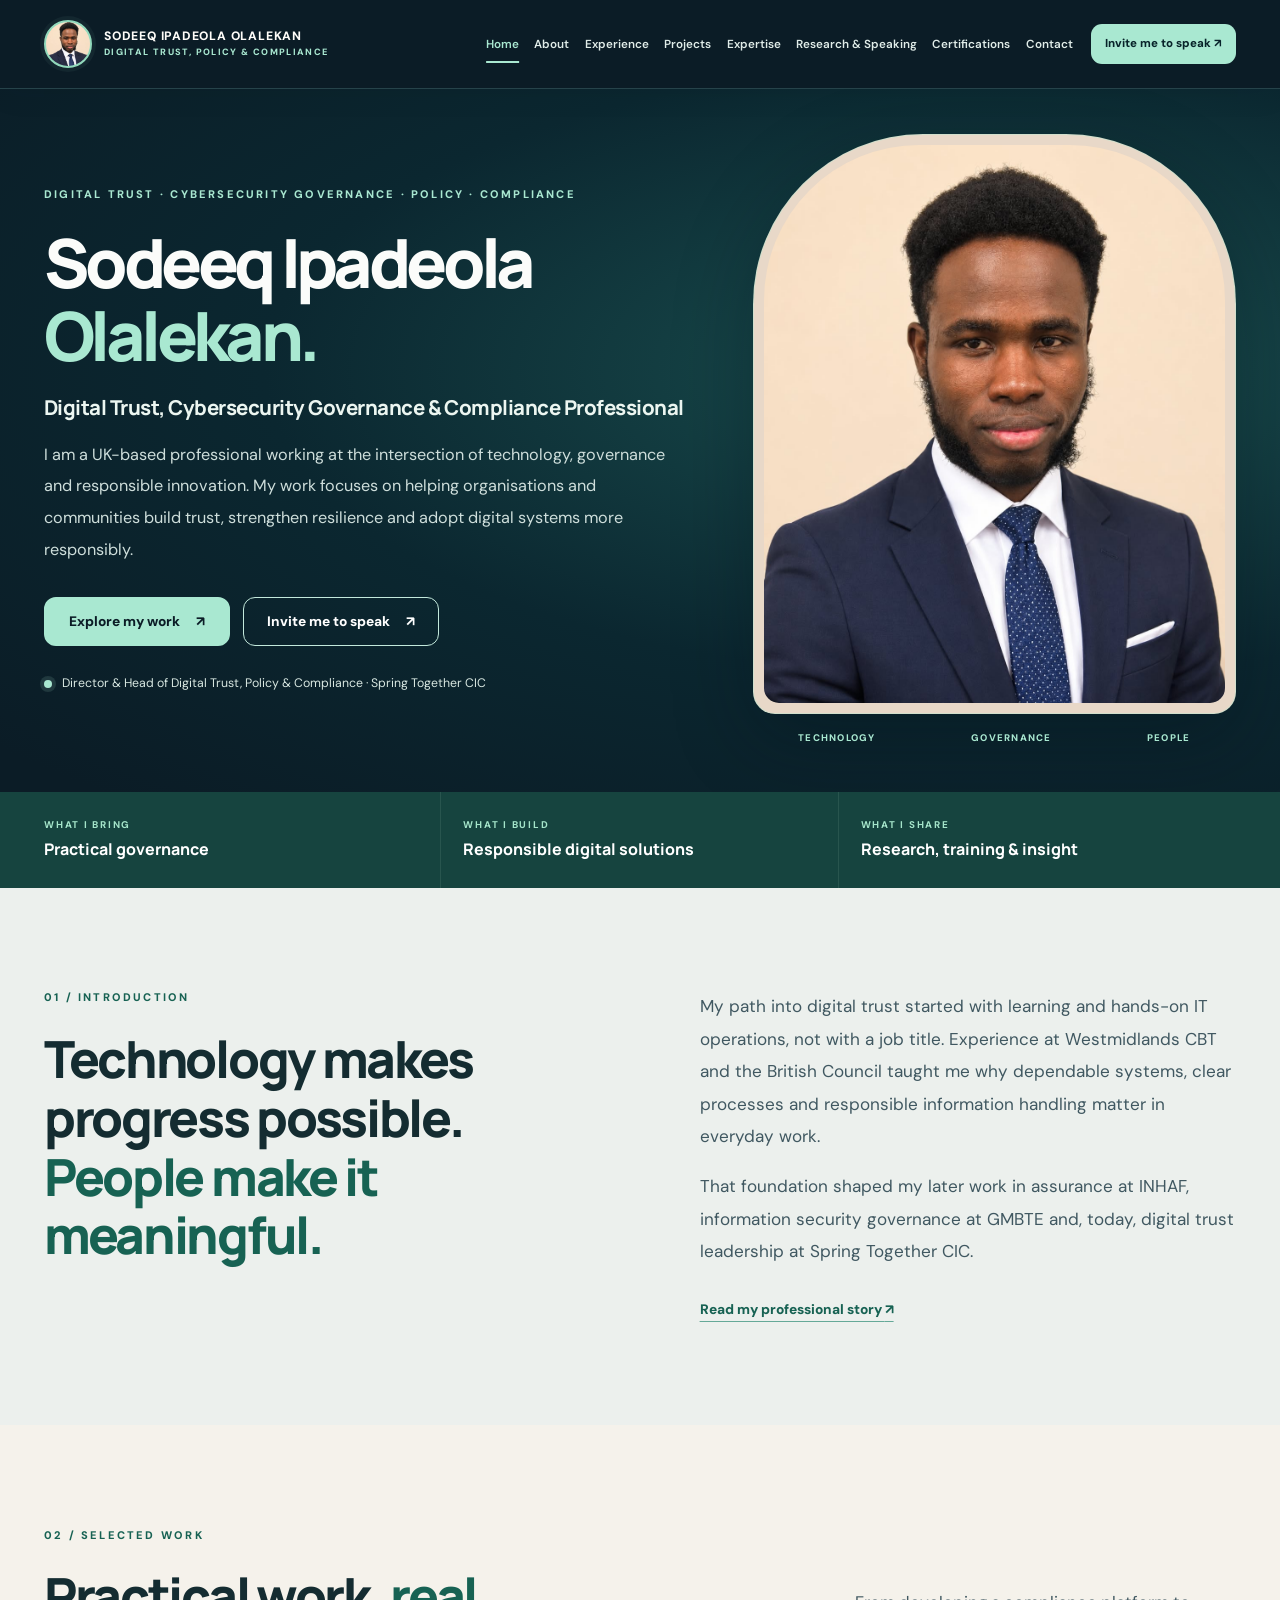
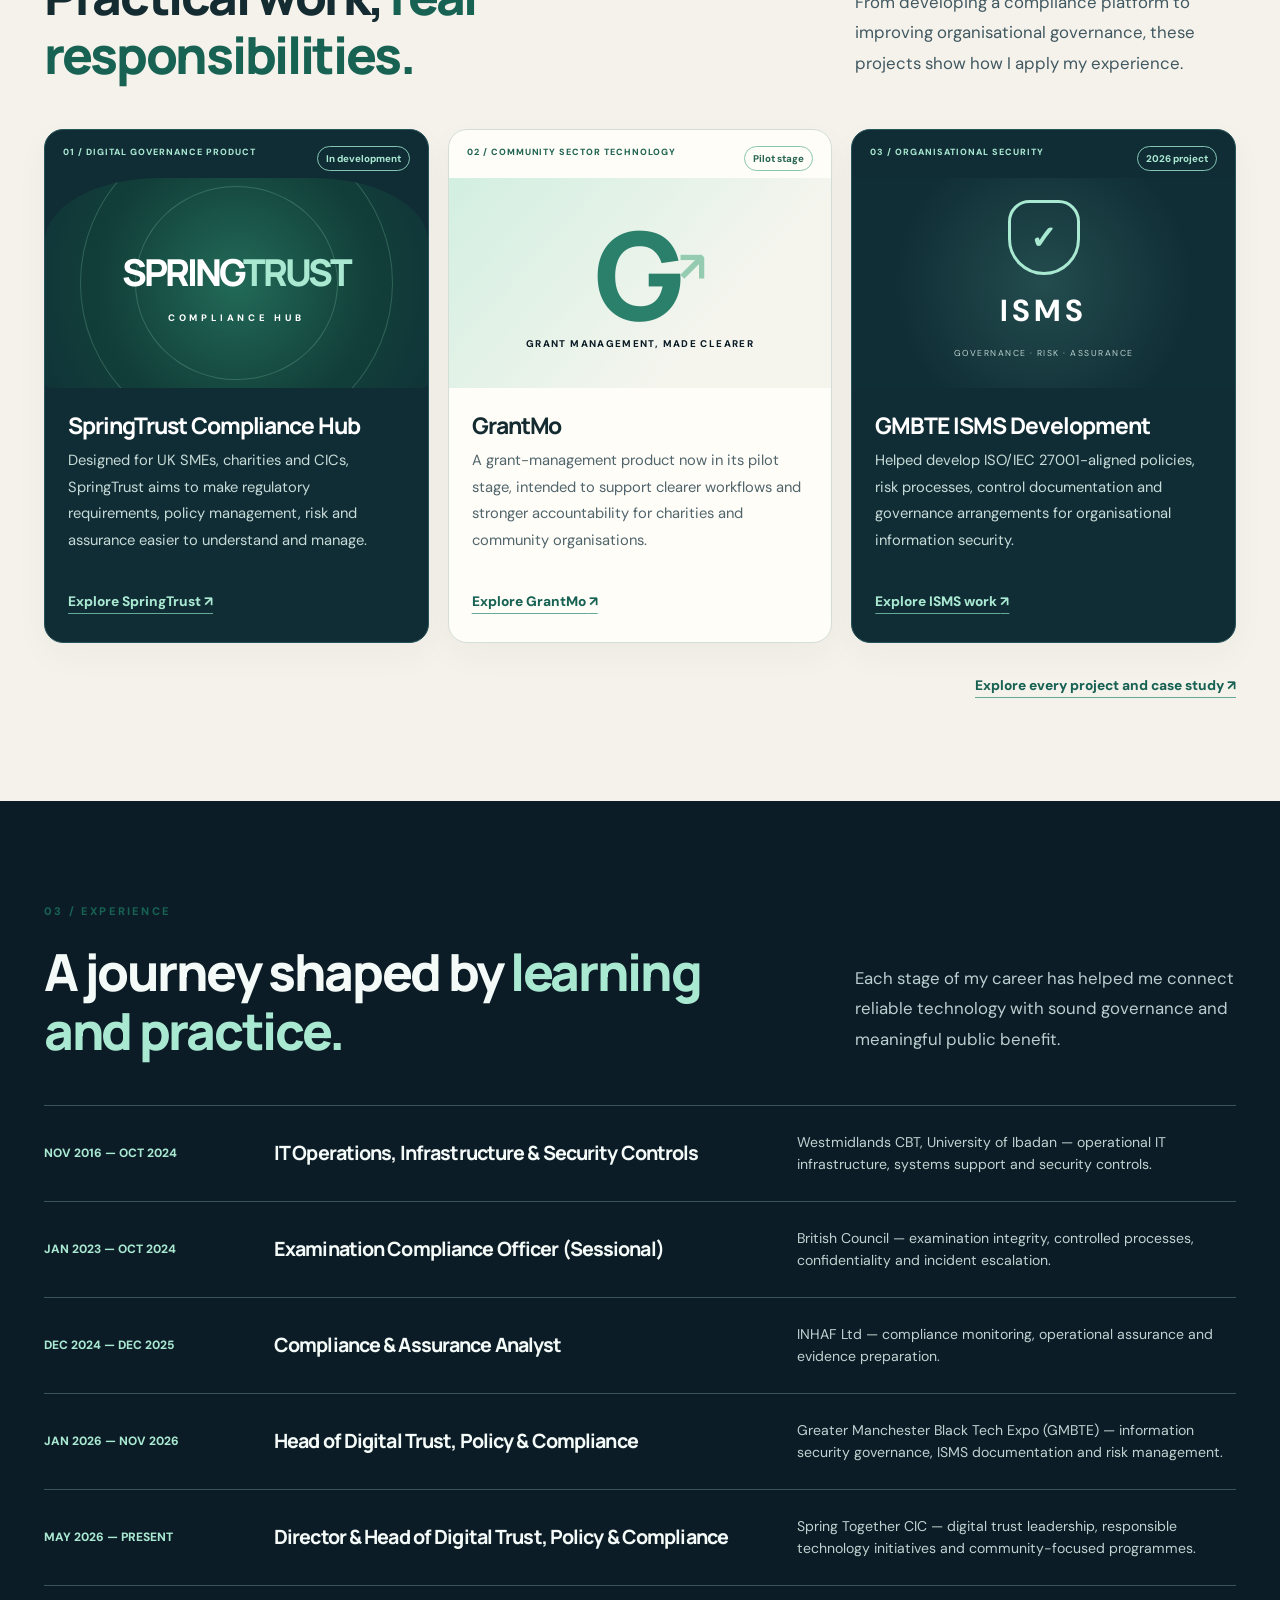
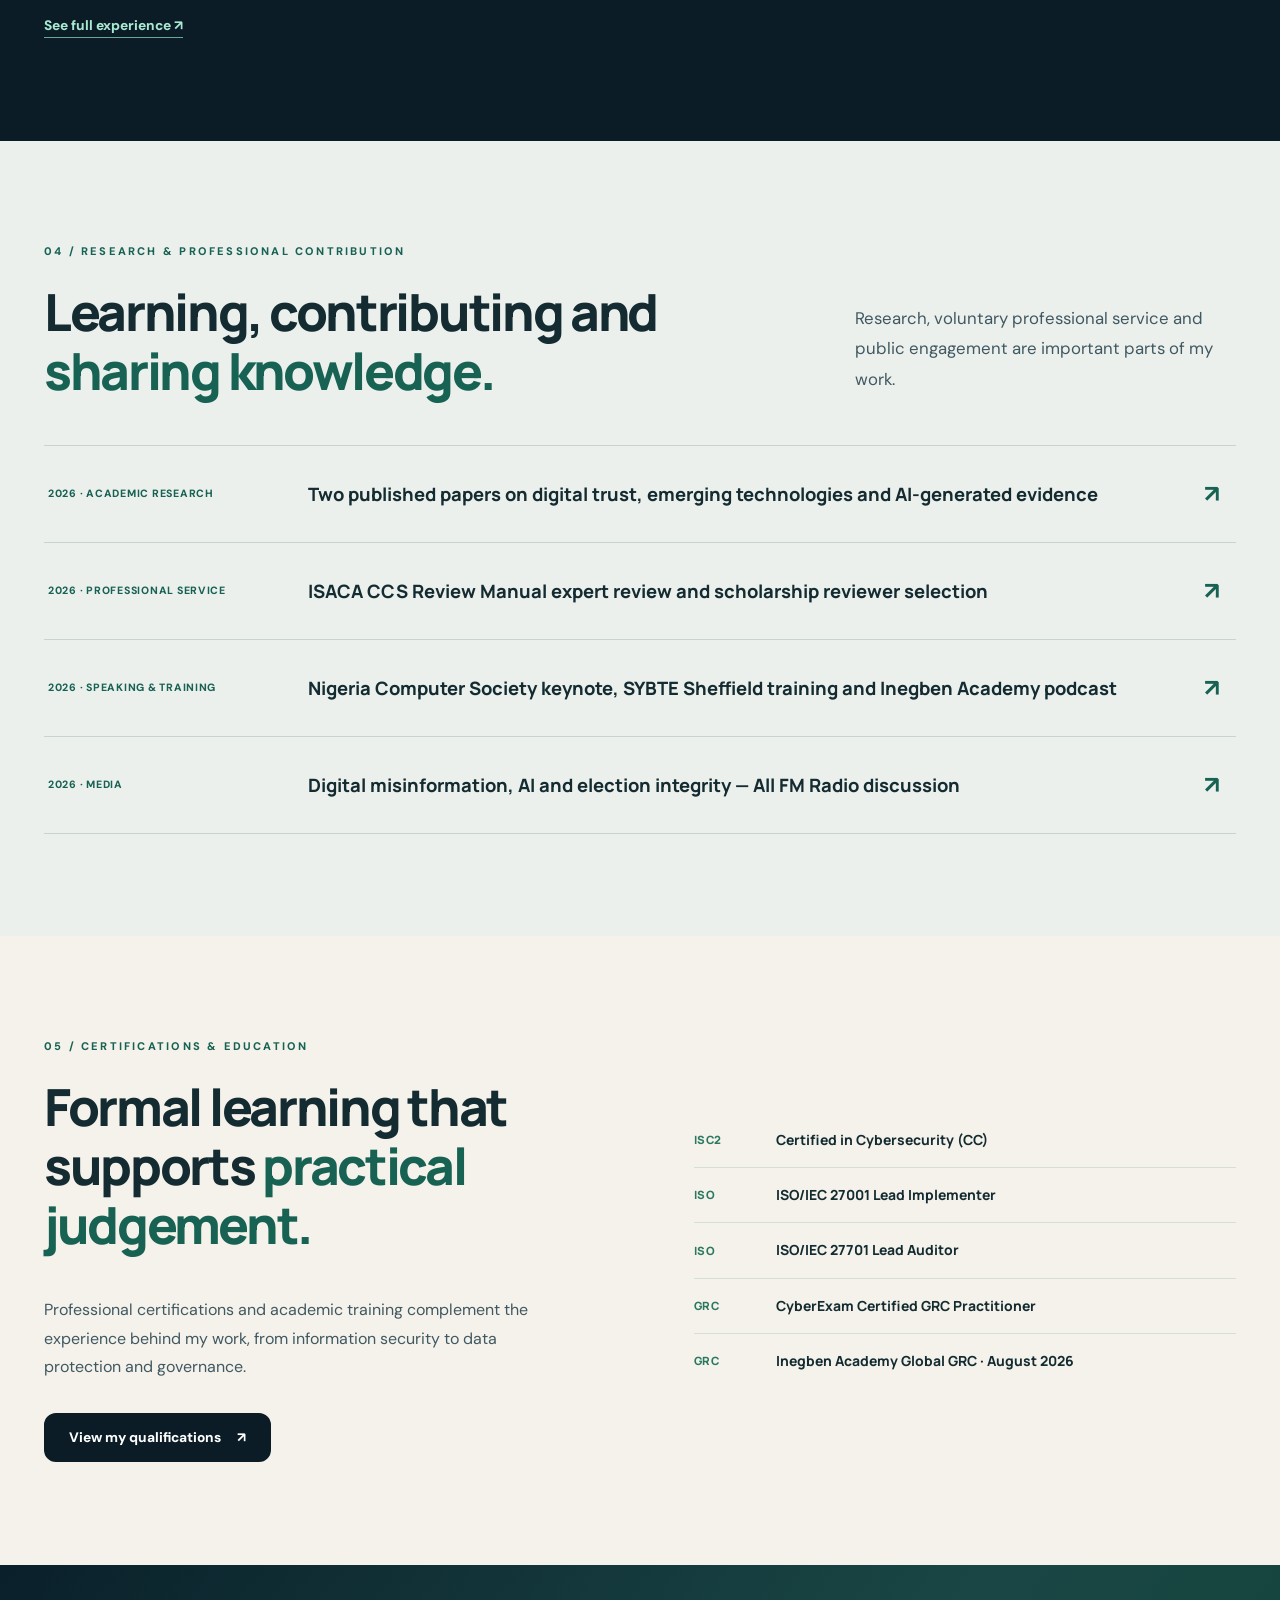
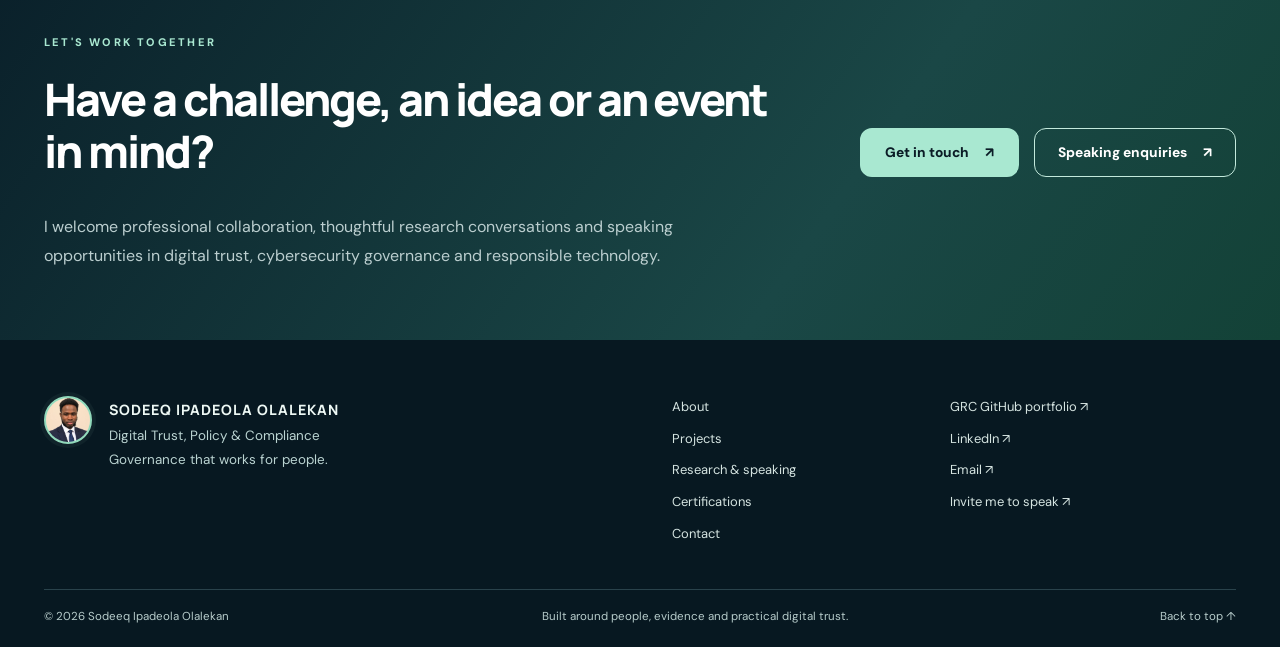
<file: index.html>
<!DOCTYPE html><html lang="en"><head><meta charset="utf-8"><meta name="viewport" content="width=device-width, initial-scale=1"><meta name="theme-color" content="#0b1c26"><meta name="description" content="Professional portfolio of Sodeeq Ipadeola Olalekan: digital trust, cybersecurity governance, compliance, SpringTrust, GrantMo, research and professional contributions."><meta property="og:type" content="website"><meta property="og:title" content="Sodeeq Ipadeola Olalekan | Digital Trust, Policy &amp; Compliance"><meta property="og:description" content="Professional portfolio of Sodeeq Ipadeola Olalekan: digital trust, cybersecurity governance, compliance, SpringTrust, GrantMo, research and professional contributions."><meta property="og:image" content="https://olalekancybersoldiergrc.netlify.app/images/hero_profile.jpeg"><meta name="color-scheme" content="light dark"><title>Sodeeq Ipadeola Olalekan | Digital Trust, Policy &amp; Compliance</title><link rel="icon" type="image/svg+xml" href="assets/favicon.svg"><link rel="preconnect" href="https://fonts.googleapis.com"><link rel="preconnect" href="https://fonts.gstatic.com" crossorigin><link href="https://fonts.googleapis.com/css2?family=DM+Sans:wght@400;500;600;700&family=Manrope:wght@400;500;600;700;800&display=swap" rel="stylesheet"><link rel="stylesheet" href="styles/redesign.css"><script src="js/redesign.js" defer></script></head><body><a class="skip-link" href="#main">Skip to content</a><header class="site-header" id="top"><div class="container nav-inner"><a class="brand" href="index.html" aria-label="Sodeeq Ipadeola Olalekan — homepage"><img src="images/hero_profile.jpeg" alt="" width="50" height="50"><span><strong>SODEEQ IPADEOLA OLALEKAN</strong><small>DIGITAL TRUST, POLICY &amp; COMPLIANCE</small></span></a><button class="menu-toggle" aria-controls="site-nav" aria-expanded="false" type="button" aria-label="Open menu"><span></span><span></span><span></span></button><nav class="nav-links" id="site-nav" aria-label="Main navigation"><a href="index.html" aria-current="page">Home</a><a href="about.html" >About</a><a href="experience.html" >Experience</a><a href="projects.html" >Projects</a><a href="core-competencies.html" >Expertise</a><a href="research.html" >Research & Speaking</a><a href="certifications.html" >Certifications</a><a href="contact.html" >Contact</a><a class="nav-speak" href="speaking.html">Invite me to speak <span aria-hidden="true">↗</span></a></nav></div></header><main id="main">
<section class="hero"><div class="container hero-layout"><div class="hero-intro"><span class="eyebrow eyebrow-mint">DIGITAL TRUST · CYBERSECURITY GOVERNANCE · POLICY · COMPLIANCE</span><h1>Sodeeq Ipadeola <span>Olalekan.</span></h1><h2>Digital Trust, Cybersecurity Governance &amp; Compliance Professional</h2><p>I am a UK-based professional working at the intersection of technology, governance and responsible innovation. My work focuses on helping organisations and communities build trust, strengthen resilience and adopt digital systems more responsibly.</p><div class="actions"><a class="btn btn-primary" href="projects.html">Explore my work<span aria-hidden="true">↗</span></a><a class="btn btn-outline" href="speaking.html">Invite me to speak<span aria-hidden="true">↗</span></a></div><div class="hero-note"><span class="status-dot"></span>Director &amp; Head of Digital Trust, Policy &amp; Compliance · Spring Together CIC</div></div><div class="hero-image"><div class="hero-frame"><img src="images/hero_profile.jpeg" alt="Professional portrait of Sodeeq Ipadeola Olalekan in a navy suit and dotted tie" fetchpriority="high" width="1086" height="1448"></div><div class="portrait-caption"><span>TECHNOLOGY</span><span>GOVERNANCE</span><span>PEOPLE</span></div></div></div></section>
<section class="trust-strip"><div class="container trust-strip-inner"><div><span class="minor-label">WHAT I BRING</span><strong>Practical governance</strong></div><div><span class="minor-label">WHAT I BUILD</span><strong>Responsible digital solutions</strong></div><div><span class="minor-label">WHAT I SHARE</span><strong>Research, training &amp; insight</strong></div></div></section>
<section class="section section-cream" id="introduction"><div class="container section-intro-grid"><div><span class="eyebrow">01 / INTRODUCTION</span><h2>Technology makes progress possible.<br><em>People make it meaningful.</em></h2></div><div class="intro-copy"><p>My path into digital trust started with learning and hands-on IT operations, not with a job title. Experience at Westmidlands CBT and the British Council taught me why dependable systems, clear processes and responsible information handling matter in everyday work.</p><p>That foundation shaped my later work in assurance at INHAF, information security governance at GMBTE and, today, digital trust leadership at Spring Together CIC.</p><a href="about.html" class="inline-link ">Read my professional story <span aria-hidden="true">↗</span></a></div></div></section>
<section class="section section-ivory"><div class="container"><div class="section-head"><div><span class="eyebrow">02 / SELECTED WORK</span><h2>Practical work, <em>real responsibilities.</em></h2></div><p>From developing a compliance platform to improving organisational governance, these projects show how I apply my experience.</p></div><div class="feature-grid"><article class="feature-card feature-deep"><div class="card-top"><span>01 / DIGITAL GOVERNANCE PRODUCT</span><span class="state state-light">In development</span></div><div class="springtrust-art" aria-hidden="true"><span>SPRING<span>TRUST</span></span><small>COMPLIANCE HUB</small></div><div class="card-body"><h3>SpringTrust Compliance Hub</h3><p>Designed for UK SMEs, charities and CICs, SpringTrust aims to make regulatory requirements, policy management, risk and assurance easier to understand and manage.</p><a href="projects.html#springtrust" class="inline-link ">Explore SpringTrust <span aria-hidden="true">↗</span></a></div></article><article class="feature-card"><div class="card-top"><span>02 / COMMUNITY SECTOR TECHNOLOGY</span><span class="state">Pilot stage</span></div><div class="grant-art"><span class="grantmark">G<span>↗</span></span><small>GRANT MANAGEMENT, MADE CLEARER</small></div><div class="card-body"><h3>GrantMo</h3><p>A grant-management product now in its pilot stage, intended to support clearer workflows and stronger accountability for charities and community organisations.</p><a href="projects.html#grantmo" class="inline-link ">Explore GrantMo <span aria-hidden="true">↗</span></a></div></article><article class="feature-card feature-dark"><div class="card-top"><span>03 / ORGANISATIONAL SECURITY</span><span class="state state-light">2026 project</span></div><div class="isms-art"><div class="isms-shield">✓</div><div><strong>ISMS</strong><small>GOVERNANCE · RISK · ASSURANCE</small></div></div><div class="card-body"><h3>GMBTE ISMS Development</h3><p>Helped develop ISO/IEC 27001-aligned policies, risk processes, control documentation and governance arrangements for organisational information security.</p><a href="projects.html#gmbte-isms" class="inline-link ">Explore ISMS work <span aria-hidden="true">↗</span></a></div></article></div><div class="after-grid"><a href="projects.html" class="inline-link ">Explore every project and case study <span aria-hidden="true">↗</span></a></div></div></section>
<section class="section section-navy"><div class="container"><div class="section-head"><div><span class="eyebrow">03 / EXPERIENCE</span><h2>A journey shaped by <em>learning and practice.</em></h2></div><p>Each stage of my career has helped me connect reliable technology with sound governance and meaningful public benefit.</p></div><div class="timeline-rows"><div><span>NOV 2016 — OCT 2024</span><h3>IT Operations, Infrastructure &amp; Security Controls</h3><p>Westmidlands CBT, University of Ibadan — operational IT infrastructure, systems support and security controls.</p></div><div><span>JAN 2023 — OCT 2024</span><h3>Examination Compliance Officer (Sessional)</h3><p>British Council — examination integrity, controlled processes, confidentiality and incident escalation.</p></div><div><span>DEC 2024 — DEC 2025</span><h3>Compliance &amp; Assurance Analyst</h3><p>INHAF Ltd — compliance monitoring, operational assurance and evidence preparation.</p></div><div><span>JAN 2026 — NOV 2026</span><h3>Head of Digital Trust, Policy &amp; Compliance</h3><p>Greater Manchester Black Tech Expo (GMBTE) — information security governance, ISMS documentation and risk management.</p></div><div><span>MAY 2026 — PRESENT</span><h3>Director &amp; Head of Digital Trust, Policy &amp; Compliance</h3><p>Spring Together CIC — digital trust leadership, responsible technology initiatives and community-focused programmes.</p></div></div><a href="experience.html" class="inline-link link-mint">See full experience <span aria-hidden="true">↗</span></a></div></section>
<section class="section section-cream"><div class="container"><div class="section-head"><div><span class="eyebrow">04 / RESEARCH & PROFESSIONAL CONTRIBUTION</span><h2>Learning, contributing and <em>sharing knowledge.</em></h2></div><p>Research, voluntary professional service and public engagement are important parts of my work.</p></div><div class="editorial-list"><a href="research.html#publications"><span class="editorial-meta">2026 · ACADEMIC RESEARCH</span><strong>Two published papers on digital trust, emerging technologies and AI-generated evidence</strong><b aria-hidden="true">↗</b></a><a href="research.html#service"><span class="editorial-meta">2026 · PROFESSIONAL SERVICE</span><strong>ISACA CCS Review Manual expert review and scholarship reviewer selection</strong><b aria-hidden="true">↗</b></a><a href="research.html#speaking"><span class="editorial-meta">2026 · SPEAKING &amp; TRAINING</span><strong>Nigeria Computer Society keynote, SYBTE Sheffield training and Inegben Academy podcast</strong><b aria-hidden="true">↗</b></a><a href="research.html#media"><span class="editorial-meta">2026 · MEDIA</span><strong>Digital misinformation, AI and election integrity — All FM Radio discussion</strong><b aria-hidden="true">↗</b></a></div></div></section>
<section class="section section-ivory"><div class="container cert-band"><div><span class="eyebrow">05 / CERTIFICATIONS &amp; EDUCATION</span><h2>Formal learning that supports <em>practical judgement.</em></h2><p>Professional certifications and academic training complement the experience behind my work, from information security to data protection and governance.</p><a class="btn btn-dark" href="certifications.html">View my qualifications<span aria-hidden="true">↗</span></a></div><div class="cert-mini"><div><span>ISC2</span><strong>Certified in Cybersecurity (CC)</strong></div><div><span>ISO</span><strong>ISO/IEC 27001 Lead Implementer</strong></div><div><span>ISO</span><strong>ISO/IEC 27701 Lead Auditor</strong></div><div><span>GRC</span><strong>CyberExam Certified GRC Practitioner</strong></div><div><span>GRC</span><strong>Inegben Academy Global GRC · August 2026</strong></div></div></div></section>
<section class="cta-wide"><div class="container cta-inner"><div><span class="eyebrow eyebrow-mint">LET'S WORK TOGETHER</span><h2>Have a challenge, an idea or an event in mind?</h2><p>I welcome professional collaboration, thoughtful research conversations and speaking opportunities in digital trust, cybersecurity governance and responsible technology.</p></div><div class="cta-actions"><a class="btn btn-primary" href="contact.html">Get in touch<span aria-hidden="true">↗</span></a><a class="btn btn-outline" href="speaking.html">Speaking enquiries<span aria-hidden="true">↗</span></a></div></div></section>
</main><footer class="site-footer"><div class="container footer-layout"><div class="footer-id"><img src="images/hero_profile.jpeg" width="56" height="56" alt=""><div><strong>SODEEQ IPADEOLA OLALEKAN</strong><p>Digital Trust, Policy &amp; Compliance<br>Governance that works for people.</p></div></div><div class="footer-menu"><a href="about.html">About</a><a href="projects.html">Projects</a><a href="research.html">Research &amp; speaking</a><a href="certifications.html">Certifications</a><a href="contact.html">Contact</a></div><div class="footer-menu"><a href="https://github.com/SIOlalekan/grc-portfolio" target="_blank" rel="noopener noreferrer">GRC GitHub portfolio ↗</a><a href="https://www.linkedin.com/in/sodeeq-ipadeola-olalekan-7188332a0/" target="_blank" rel="noopener noreferrer">LinkedIn ↗</a><a href="mailto:olalekansodeeq083@gmail.com">Email ↗</a><a href="speaking.html">Invite me to speak ↗</a></div></div><div class="container footer-tail"><span>© <span data-year>2026</span> Sodeeq Ipadeola Olalekan</span><span>Built around people, evidence and practical digital trust.</span><a href="#top">Back to top ↑</a></div></footer></body></html>
</file>
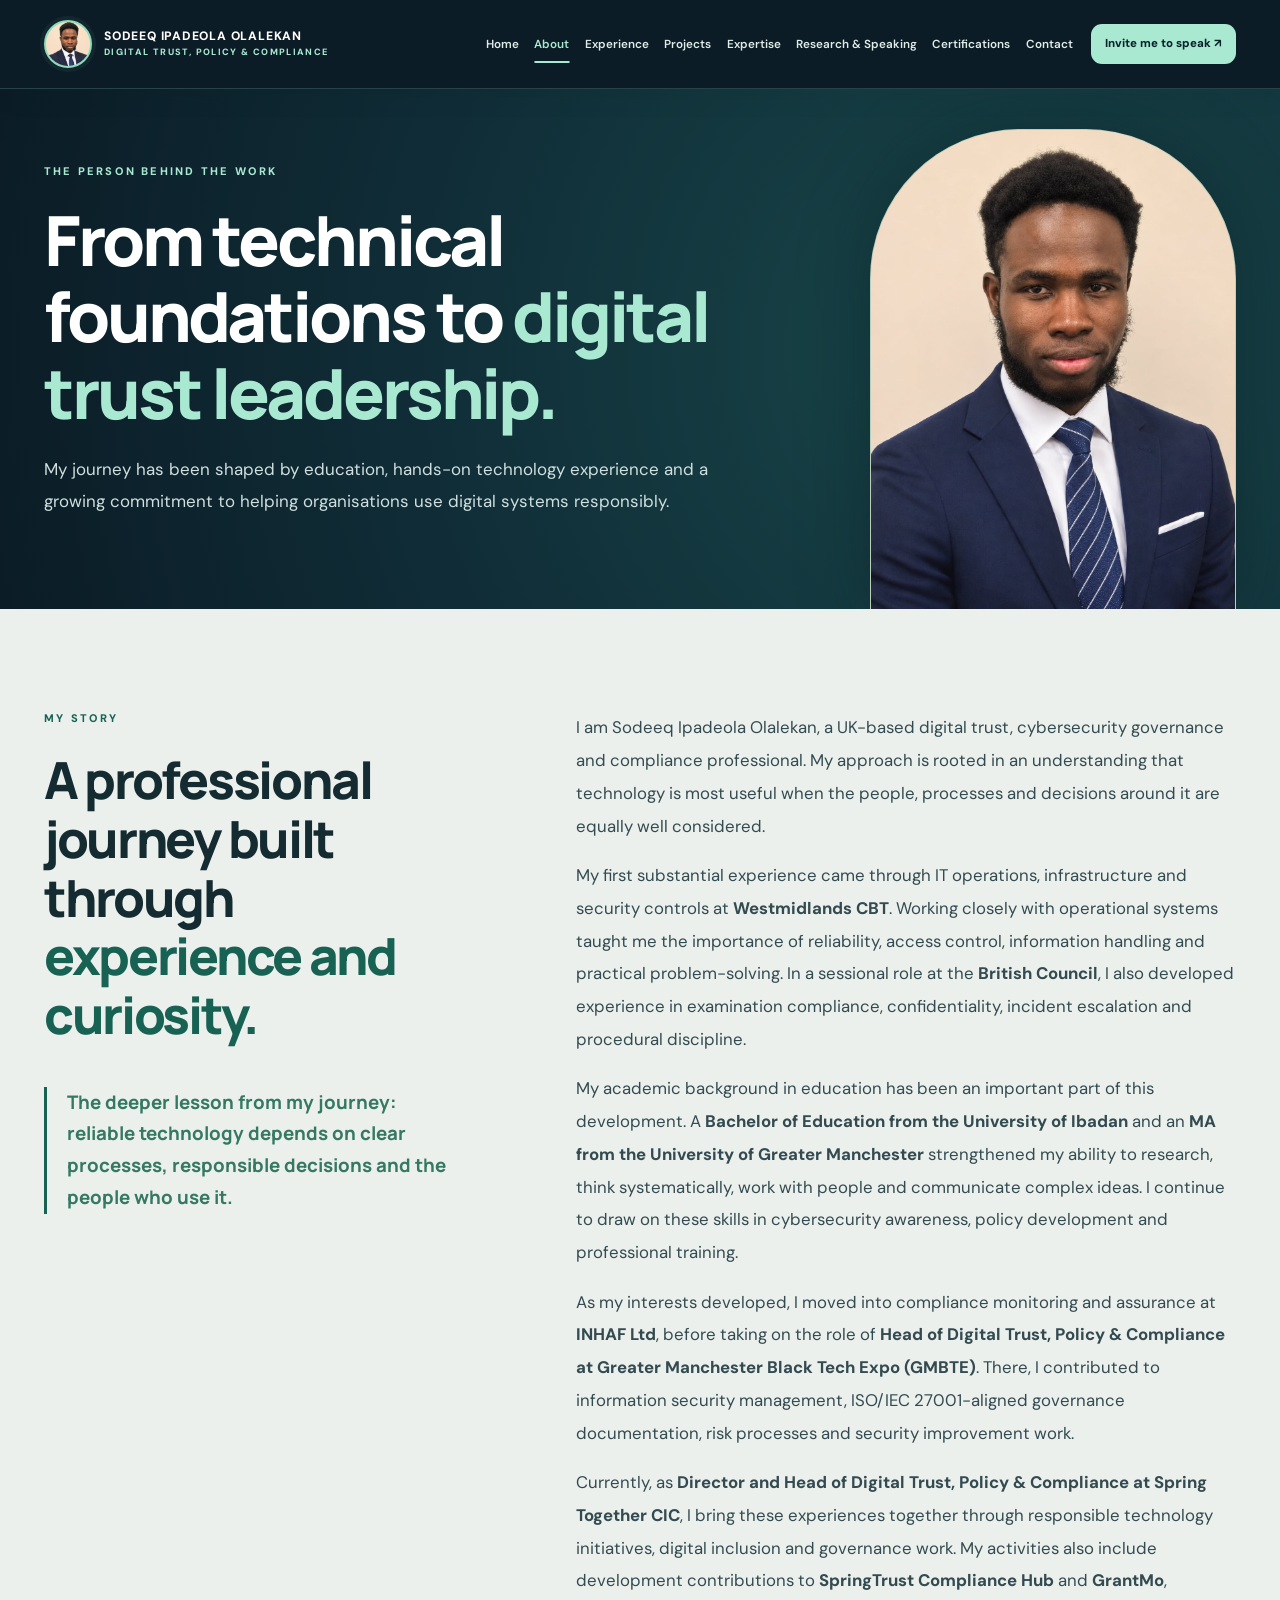
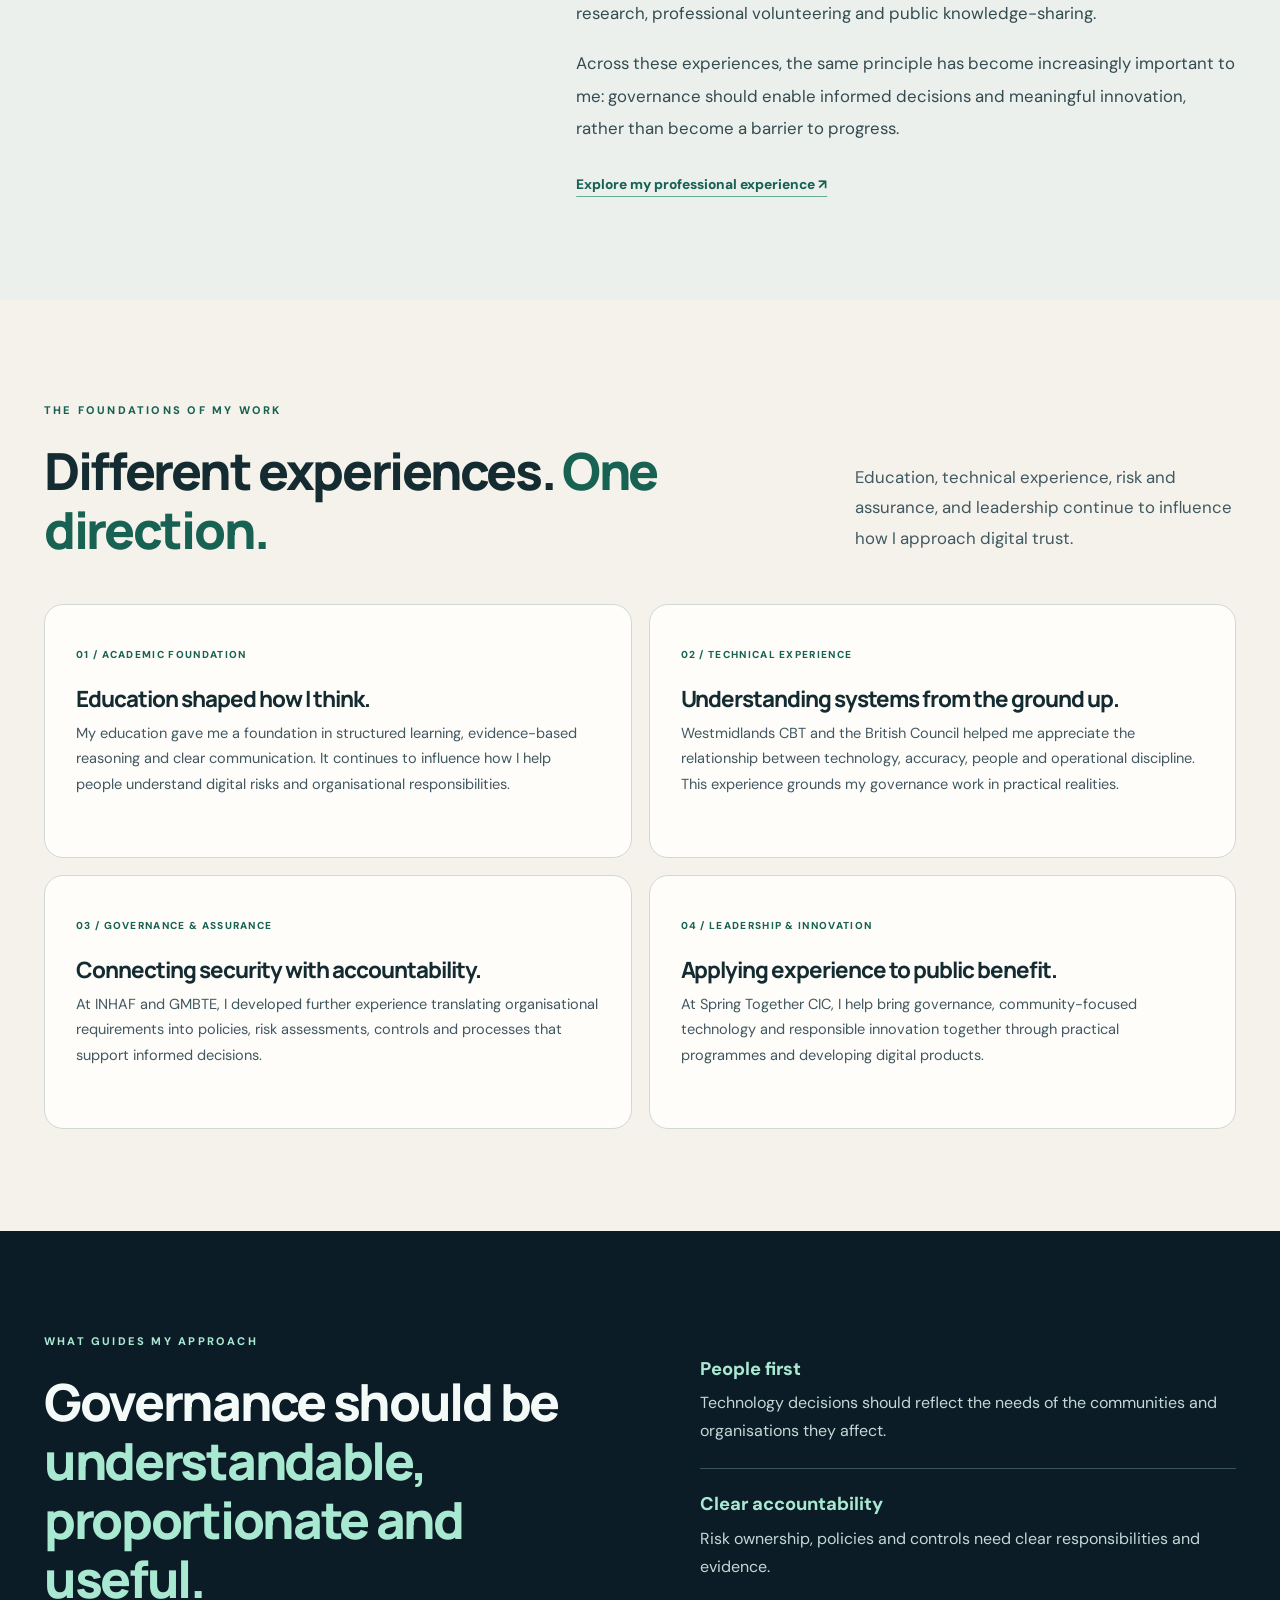
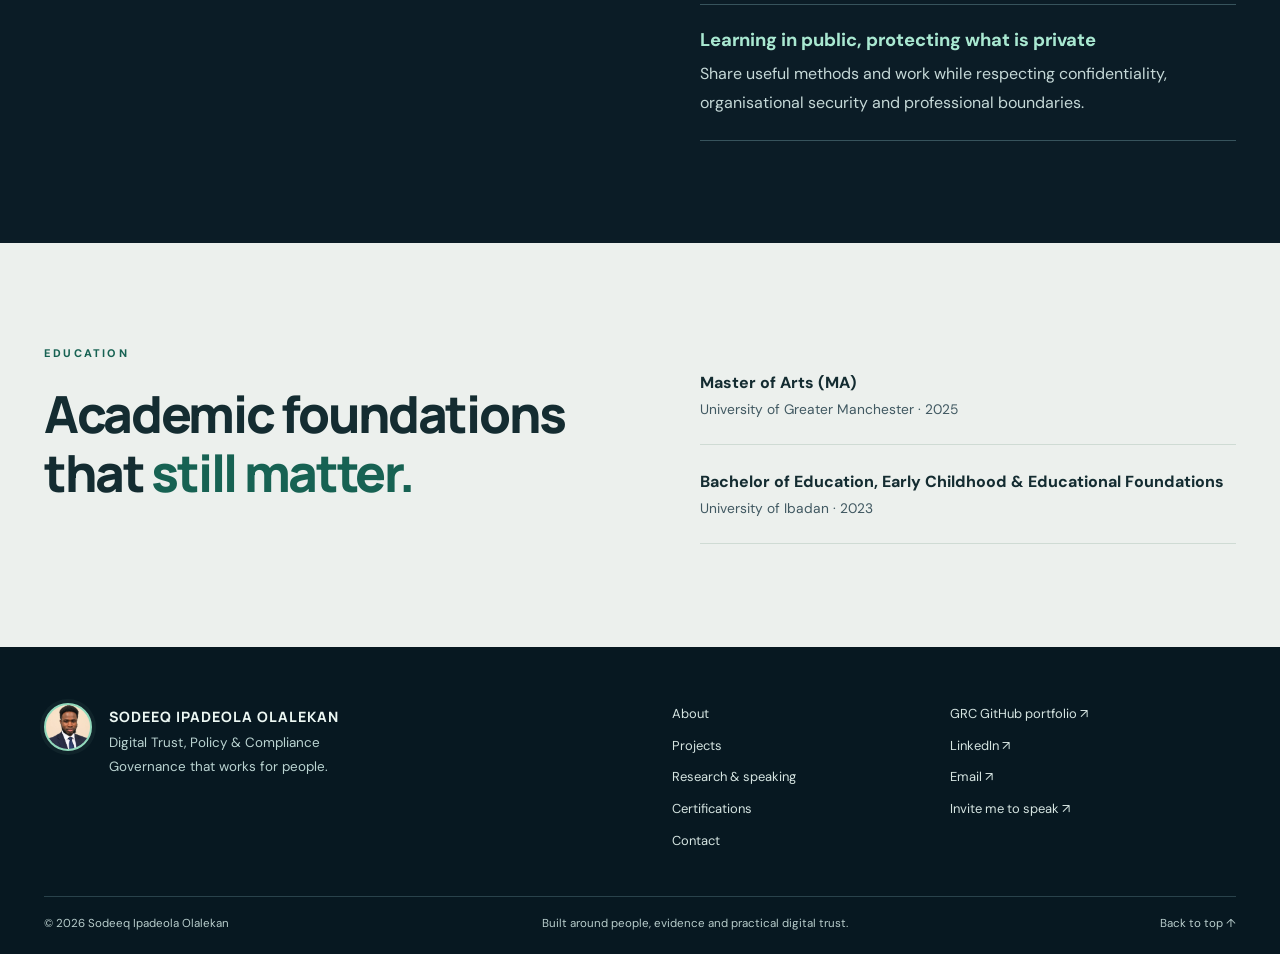
<file: about.html>
<!DOCTYPE html><html lang="en"><head><meta charset="utf-8"><meta name="viewport" content="width=device-width, initial-scale=1"><meta name="theme-color" content="#0b1c26"><meta name="description" content="Learn about Sodeeq Ipadeola Olalekan’s journey from education and IT operations to cybersecurity governance, digital trust and compliance leadership."><meta property="og:type" content="website"><meta property="og:title" content="About | Sodeeq Ipadeola Olalekan"><meta property="og:description" content="Learn about Sodeeq Ipadeola Olalekan’s journey from education and IT operations to cybersecurity governance, digital trust and compliance leadership."><meta property="og:image" content="https://olalekancybersoldiergrc.netlify.app/images/hero_profile.jpeg"><meta name="color-scheme" content="light dark"><title>About | Sodeeq Ipadeola Olalekan</title><link rel="icon" type="image/svg+xml" href="assets/favicon.svg"><link rel="preconnect" href="https://fonts.googleapis.com"><link rel="preconnect" href="https://fonts.gstatic.com" crossorigin><link href="https://fonts.googleapis.com/css2?family=DM+Sans:wght@400;500;600;700&family=Manrope:wght@400;500;600;700;800&display=swap" rel="stylesheet"><link rel="stylesheet" href="styles/redesign.css"><script src="js/redesign.js" defer></script></head><body><a class="skip-link" href="#main">Skip to content</a><header class="site-header" id="top"><div class="container nav-inner"><a class="brand" href="index.html" aria-label="Sodeeq Ipadeola Olalekan — homepage"><img src="images/hero_profile.jpeg" alt="" width="50" height="50"><span><strong>SODEEQ IPADEOLA OLALEKAN</strong><small>DIGITAL TRUST, POLICY &amp; COMPLIANCE</small></span></a><button class="menu-toggle" aria-controls="site-nav" aria-expanded="false" type="button" aria-label="Open menu"><span></span><span></span><span></span></button><nav class="nav-links" id="site-nav" aria-label="Main navigation"><a href="index.html" >Home</a><a href="about.html" aria-current="page">About</a><a href="experience.html" >Experience</a><a href="projects.html" >Projects</a><a href="core-competencies.html" >Expertise</a><a href="research.html" >Research & Speaking</a><a href="certifications.html" >Certifications</a><a href="contact.html" >Contact</a><a class="nav-speak" href="speaking.html">Invite me to speak <span aria-hidden="true">↗</span></a></nav></div></header><main id="main">
<section class="page-hero"><div class="container page-hero-split"><div><span class="eyebrow eyebrow-mint">THE PERSON BEHIND THE WORK</span><h1>From technical foundations to <em>digital trust leadership.</em></h1><p class="page-lead">My journey has been shaped by education, hands-on technology experience and a growing commitment to helping organisations use digital systems responsibly.</p></div><div class="page-photo"><img src="images/hero_profile_cyber.jpeg" width="1086" height="1435" alt="Sodeeq Ipadeola Olalekan wearing a navy suit and striped tie"></div></div></section>
<section class="section section-cream"><div class="container story-grid"><div><span class="eyebrow">MY STORY</span><h2>A professional journey built through <em>experience and curiosity.</em></h2><p class="pull-quote">The deeper lesson from my journey: reliable technology depends on clear processes, responsible decisions and the people who use it.</p></div><div class="story-body"><p>I am Sodeeq Ipadeola Olalekan, a UK-based digital trust, cybersecurity governance and compliance professional. My approach is rooted in an understanding that technology is most useful when the people, processes and decisions around it are equally well considered.</p><p>My first substantial experience came through IT operations, infrastructure and security controls at <strong>Westmidlands CBT</strong>. Working closely with operational systems taught me the importance of reliability, access control, information handling and practical problem-solving. In a sessional role at the <strong>British Council</strong>, I also developed experience in examination compliance, confidentiality, incident escalation and procedural discipline.</p><p>My academic background in education has been an important part of this development. A <strong>Bachelor of Education from the University of Ibadan</strong> and an <strong>MA from the University of Greater Manchester</strong> strengthened my ability to research, think systematically, work with people and communicate complex ideas. I continue to draw on these skills in cybersecurity awareness, policy development and professional training.</p><p>As my interests developed, I moved into compliance monitoring and assurance at <strong>INHAF Ltd</strong>, before taking on the role of <strong>Head of Digital Trust, Policy &amp; Compliance at Greater Manchester Black Tech Expo (GMBTE)</strong>. There, I contributed to information security management, ISO/IEC 27001-aligned governance documentation, risk processes and security improvement work.</p><p>Currently, as <strong>Director and Head of Digital Trust, Policy &amp; Compliance at Spring Together CIC</strong>, I bring these experiences together through responsible technology initiatives, digital inclusion and governance work. My activities also include development contributions to <strong>SpringTrust Compliance Hub</strong> and <strong>GrantMo</strong>, research, professional volunteering and public knowledge-sharing.</p><p>Across these experiences, the same principle has become increasingly important to me: governance should enable informed decisions and meaningful innovation, rather than become a barrier to progress.</p><a href="experience.html" class="inline-link ">Explore my professional experience <span aria-hidden="true">↗</span></a></div></div></section>
<section class="section section-ivory"><div class="container"><div class="section-head"><div><span class="eyebrow">THE FOUNDATIONS OF MY WORK</span><h2>Different experiences. <em>One direction.</em></h2></div><p>Education, technical experience, risk and assurance, and leadership continue to influence how I approach digital trust.</p></div><div class="values-grid"><article><span>01 / ACADEMIC FOUNDATION</span><h3>Education shaped how I think.</h3><p>My education gave me a foundation in structured learning, evidence-based reasoning and clear communication. It continues to influence how I help people understand digital risks and organisational responsibilities.</p></article><article><span>02 / TECHNICAL EXPERIENCE</span><h3>Understanding systems from the ground up.</h3><p>Westmidlands CBT and the British Council helped me appreciate the relationship between technology, accuracy, people and operational discipline. This experience grounds my governance work in practical realities.</p></article><article><span>03 / GOVERNANCE &amp; ASSURANCE</span><h3>Connecting security with accountability.</h3><p>At INHAF and GMBTE, I developed further experience translating organisational requirements into policies, risk assessments, controls and processes that support informed decisions.</p></article><article><span>04 / LEADERSHIP &amp; INNOVATION</span><h3>Applying experience to public benefit.</h3><p>At Spring Together CIC, I help bring governance, community-focused technology and responsible innovation together through practical programmes and developing digital products.</p></article></div></div></section>
<section class="section section-navy"><div class="container about-principles"><div><span class="eyebrow eyebrow-mint">WHAT GUIDES MY APPROACH</span><h2>Governance should be <em>understandable, proportionate and useful.</em></h2></div><div class="principle-list"><div><strong>People first</strong><p>Technology decisions should reflect the needs of the communities and organisations they affect.</p></div><div><strong>Clear accountability</strong><p>Risk ownership, policies and controls need clear responsibilities and evidence.</p></div><div><strong>Learning in public, protecting what is private</strong><p>Share useful methods and work while respecting confidentiality, organisational security and professional boundaries.</p></div></div></div></section>
<section class="section section-cream"><div class="container edu-row"><div><span class="eyebrow">EDUCATION</span><h2>Academic foundations that <em>still matter.</em></h2></div><div class="edu-items"><div><strong>Master of Arts (MA)</strong><span>University of Greater Manchester · 2025</span></div><div><strong>Bachelor of Education, Early Childhood &amp; Educational Foundations</strong><span>University of Ibadan · 2023</span></div></div></div></section>
</main><footer class="site-footer"><div class="container footer-layout"><div class="footer-id"><img src="images/hero_profile.jpeg" width="56" height="56" alt=""><div><strong>SODEEQ IPADEOLA OLALEKAN</strong><p>Digital Trust, Policy &amp; Compliance<br>Governance that works for people.</p></div></div><div class="footer-menu"><a href="about.html">About</a><a href="projects.html">Projects</a><a href="research.html">Research &amp; speaking</a><a href="certifications.html">Certifications</a><a href="contact.html">Contact</a></div><div class="footer-menu"><a href="https://github.com/SIOlalekan/grc-portfolio" target="_blank" rel="noopener noreferrer">GRC GitHub portfolio ↗</a><a href="https://www.linkedin.com/in/sodeeq-ipadeola-olalekan-7188332a0/" target="_blank" rel="noopener noreferrer">LinkedIn ↗</a><a href="mailto:olalekansodeeq083@gmail.com">Email ↗</a><a href="speaking.html">Invite me to speak ↗</a></div></div><div class="container footer-tail"><span>© <span data-year>2026</span> Sodeeq Ipadeola Olalekan</span><span>Built around people, evidence and practical digital trust.</span><a href="#top">Back to top ↑</a></div></footer></body></html>
</file>
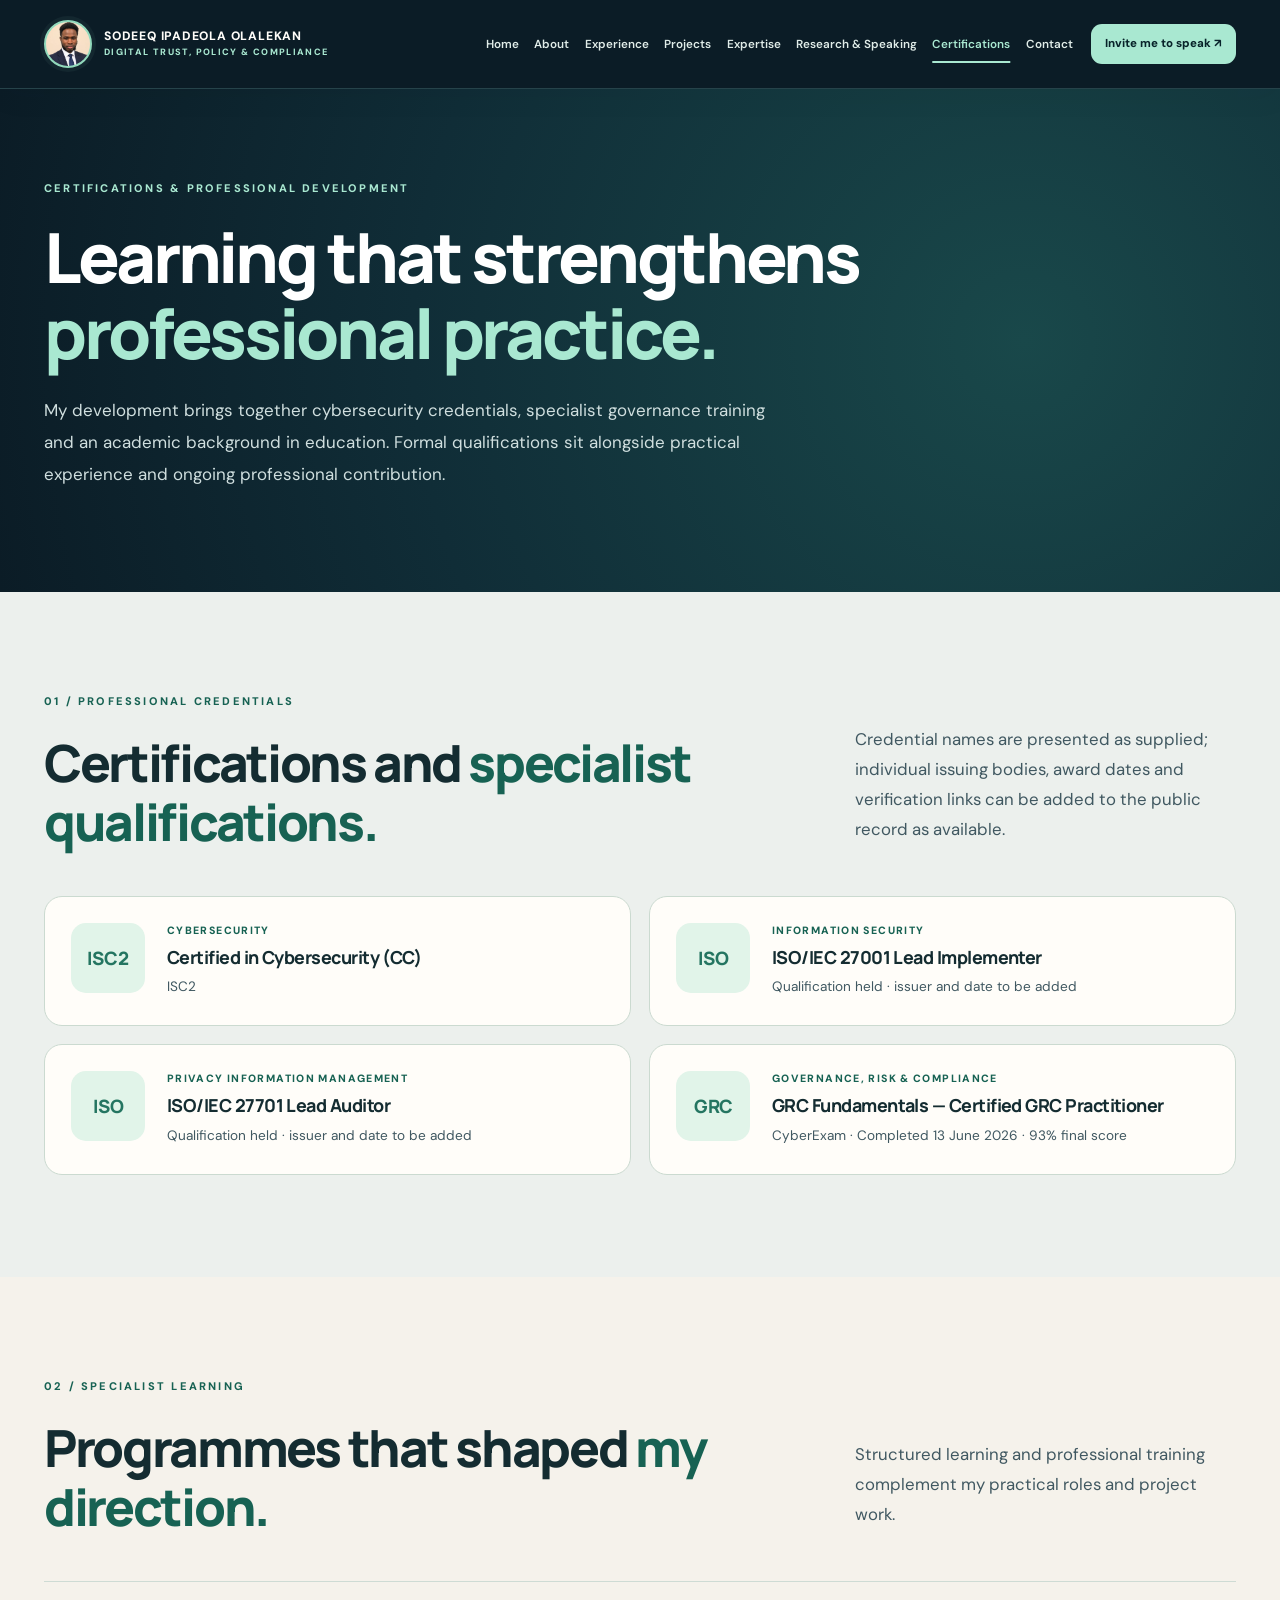
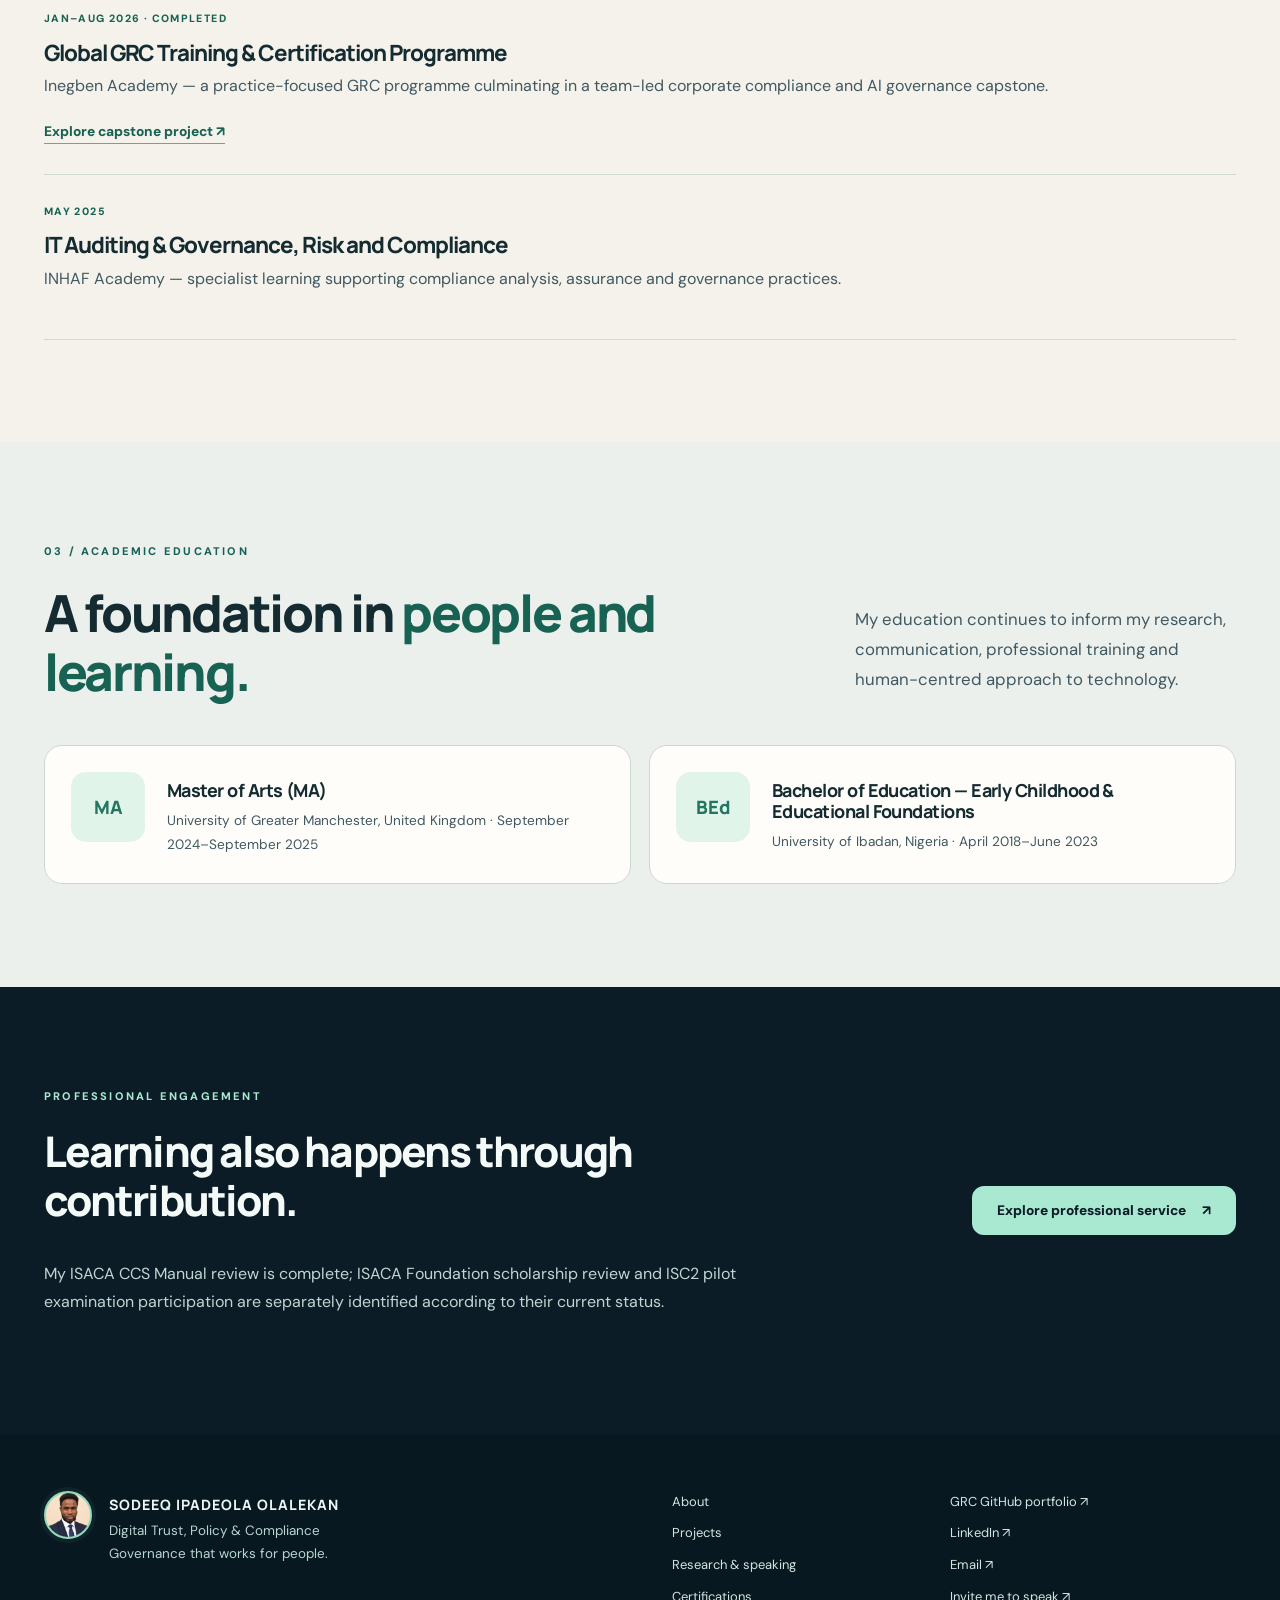
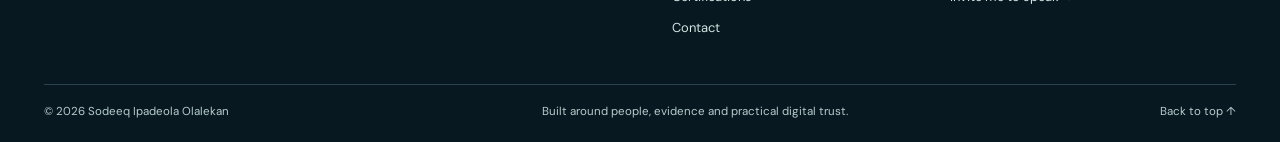
<file: certifications.html>
<!DOCTYPE html><html lang="en"><head><meta charset="utf-8"><meta name="viewport" content="width=device-width, initial-scale=1"><meta name="theme-color" content="#0b1c26"><meta name="description" content="ISC2 CC, ISO 27001 Lead Implementer, ISO 27701 Lead Auditor, CyberExam GRC, Inegben Academy training and academic education."><meta property="og:type" content="website"><meta property="og:title" content="Certifications &amp; Education | Sodeeq Ipadeola Olalekan"><meta property="og:description" content="ISC2 CC, ISO 27001 Lead Implementer, ISO 27701 Lead Auditor, CyberExam GRC, Inegben Academy training and academic education."><meta property="og:image" content="https://olalekancybersoldiergrc.netlify.app/images/hero_profile.jpeg"><meta name="color-scheme" content="light dark"><title>Certifications &amp; Education | Sodeeq Ipadeola Olalekan</title><link rel="icon" type="image/svg+xml" href="assets/favicon.svg"><link rel="preconnect" href="https://fonts.googleapis.com"><link rel="preconnect" href="https://fonts.gstatic.com" crossorigin><link href="https://fonts.googleapis.com/css2?family=DM+Sans:wght@400;500;600;700&family=Manrope:wght@400;500;600;700;800&display=swap" rel="stylesheet"><link rel="stylesheet" href="styles/redesign.css"><script src="js/redesign.js" defer></script></head><body><a class="skip-link" href="#main">Skip to content</a><header class="site-header" id="top"><div class="container nav-inner"><a class="brand" href="index.html" aria-label="Sodeeq Ipadeola Olalekan — homepage"><img src="images/hero_profile.jpeg" alt="" width="50" height="50"><span><strong>SODEEQ IPADEOLA OLALEKAN</strong><small>DIGITAL TRUST, POLICY &amp; COMPLIANCE</small></span></a><button class="menu-toggle" aria-controls="site-nav" aria-expanded="false" type="button" aria-label="Open menu"><span></span><span></span><span></span></button><nav class="nav-links" id="site-nav" aria-label="Main navigation"><a href="index.html" >Home</a><a href="about.html" >About</a><a href="experience.html" >Experience</a><a href="projects.html" >Projects</a><a href="core-competencies.html" >Expertise</a><a href="research.html" >Research & Speaking</a><a href="certifications.html" aria-current="page">Certifications</a><a href="contact.html" >Contact</a><a class="nav-speak" href="speaking.html">Invite me to speak <span aria-hidden="true">↗</span></a></nav></div></header><main id="main">
<section class="page-hero compact"><div class="container"><span class="eyebrow eyebrow-mint">CERTIFICATIONS &amp; PROFESSIONAL DEVELOPMENT</span><h1>Learning that strengthens <em>professional practice.</em></h1><p class="page-lead narrow">My development brings together cybersecurity credentials, specialist governance training and an academic background in education. Formal qualifications sit alongside practical experience and ongoing professional contribution.</p></div></section>
<section class="section section-cream"><div class="container"><div class="section-head"><div><span class="eyebrow">01 / PROFESSIONAL CREDENTIALS</span><h2>Certifications and <em>specialist qualifications.</em></h2></div><p>Credential names are presented as supplied; individual issuing bodies, award dates and verification links can be added to the public record as available.</p></div><div class="credential-grid"><article><span class="credential-logo">ISC2</span><div><span class="microtag">CYBERSECURITY</span><h3>Certified in Cybersecurity (CC)</h3><p>ISC2</p></div></article><article><span class="credential-logo">ISO</span><div><span class="microtag">INFORMATION SECURITY</span><h3>ISO/IEC 27001 Lead Implementer</h3><p>Qualification held · issuer and date to be added</p></div></article><article><span class="credential-logo">ISO</span><div><span class="microtag">PRIVACY INFORMATION MANAGEMENT</span><h3>ISO/IEC 27701 Lead Auditor</h3><p>Qualification held · issuer and date to be added</p></div></article><article><span class="credential-logo">GRC</span><div><span class="microtag">GOVERNANCE, RISK &amp; COMPLIANCE</span><h3>GRC Fundamentals — Certified GRC Practitioner</h3><p>CyberExam · Completed 13 June 2026 · 93% final score</p></div></article></div></div></section>
<section class="section section-ivory"><div class="container"><div class="section-head"><div><span class="eyebrow">02 / SPECIALIST LEARNING</span><h2>Programmes that shaped <em>my direction.</em></h2></div><p>Structured learning and professional training complement my practical roles and project work.</p></div><div class="learning-rows"><div><span class="microtag">JAN–AUG 2026 · COMPLETED</span><h3>Global GRC Training &amp; Certification Programme</h3><p>Inegben Academy — a practice-focused GRC programme culminating in a team-led corporate compliance and AI governance capstone.</p><a href="projects.html#inegben-capstone" class="inline-link ">Explore capstone project <span aria-hidden="true">↗</span></a></div><div><span class="microtag">MAY 2025</span><h3>IT Auditing &amp; Governance, Risk and Compliance</h3><p>INHAF Academy — specialist learning supporting compliance analysis, assurance and governance practices.</p></div></div></div></section>
<section class="section section-cream"><div class="container"><div class="section-head"><div><span class="eyebrow">03 / ACADEMIC EDUCATION</span><h2>A foundation in <em>people and learning.</em></h2></div><p>My education continues to inform my research, communication, professional training and human-centred approach to technology.</p></div><div class="credential-grid"><article class="academic-card"><span class="credential-logo">MA</span><div><h3>Master of Arts (MA)</h3><p>University of Greater Manchester, United Kingdom · September 2024–September 2025</p></div></article><article class="academic-card"><span class="credential-logo">BEd</span><div><h3>Bachelor of Education — Early Childhood &amp; Educational Foundations</h3><p>University of Ibadan, Nigeria · April 2018–June 2023</p></div></article></div></div></section>
<section class="section section-navy"><div class="container dual-cta"><div><span class="eyebrow eyebrow-mint">PROFESSIONAL ENGAGEMENT</span><h2>Learning also happens through contribution.</h2><p>My ISACA CCS Manual review is complete; ISACA Foundation scholarship review and ISC2 pilot examination participation are separately identified according to their current status.</p></div><a class="btn btn-primary" href="research.html#service">Explore professional service<span aria-hidden="true">↗</span></a></div></section>
</main><footer class="site-footer"><div class="container footer-layout"><div class="footer-id"><img src="images/hero_profile.jpeg" width="56" height="56" alt=""><div><strong>SODEEQ IPADEOLA OLALEKAN</strong><p>Digital Trust, Policy &amp; Compliance<br>Governance that works for people.</p></div></div><div class="footer-menu"><a href="about.html">About</a><a href="projects.html">Projects</a><a href="research.html">Research &amp; speaking</a><a href="certifications.html">Certifications</a><a href="contact.html">Contact</a></div><div class="footer-menu"><a href="https://github.com/SIOlalekan/grc-portfolio" target="_blank" rel="noopener noreferrer">GRC GitHub portfolio ↗</a><a href="https://www.linkedin.com/in/sodeeq-ipadeola-olalekan-7188332a0/" target="_blank" rel="noopener noreferrer">LinkedIn ↗</a><a href="mailto:olalekansodeeq083@gmail.com">Email ↗</a><a href="speaking.html">Invite me to speak ↗</a></div></div><div class="container footer-tail"><span>© <span data-year>2026</span> Sodeeq Ipadeola Olalekan</span><span>Built around people, evidence and practical digital trust.</span><a href="#top">Back to top ↑</a></div></footer></body></html>
</file>
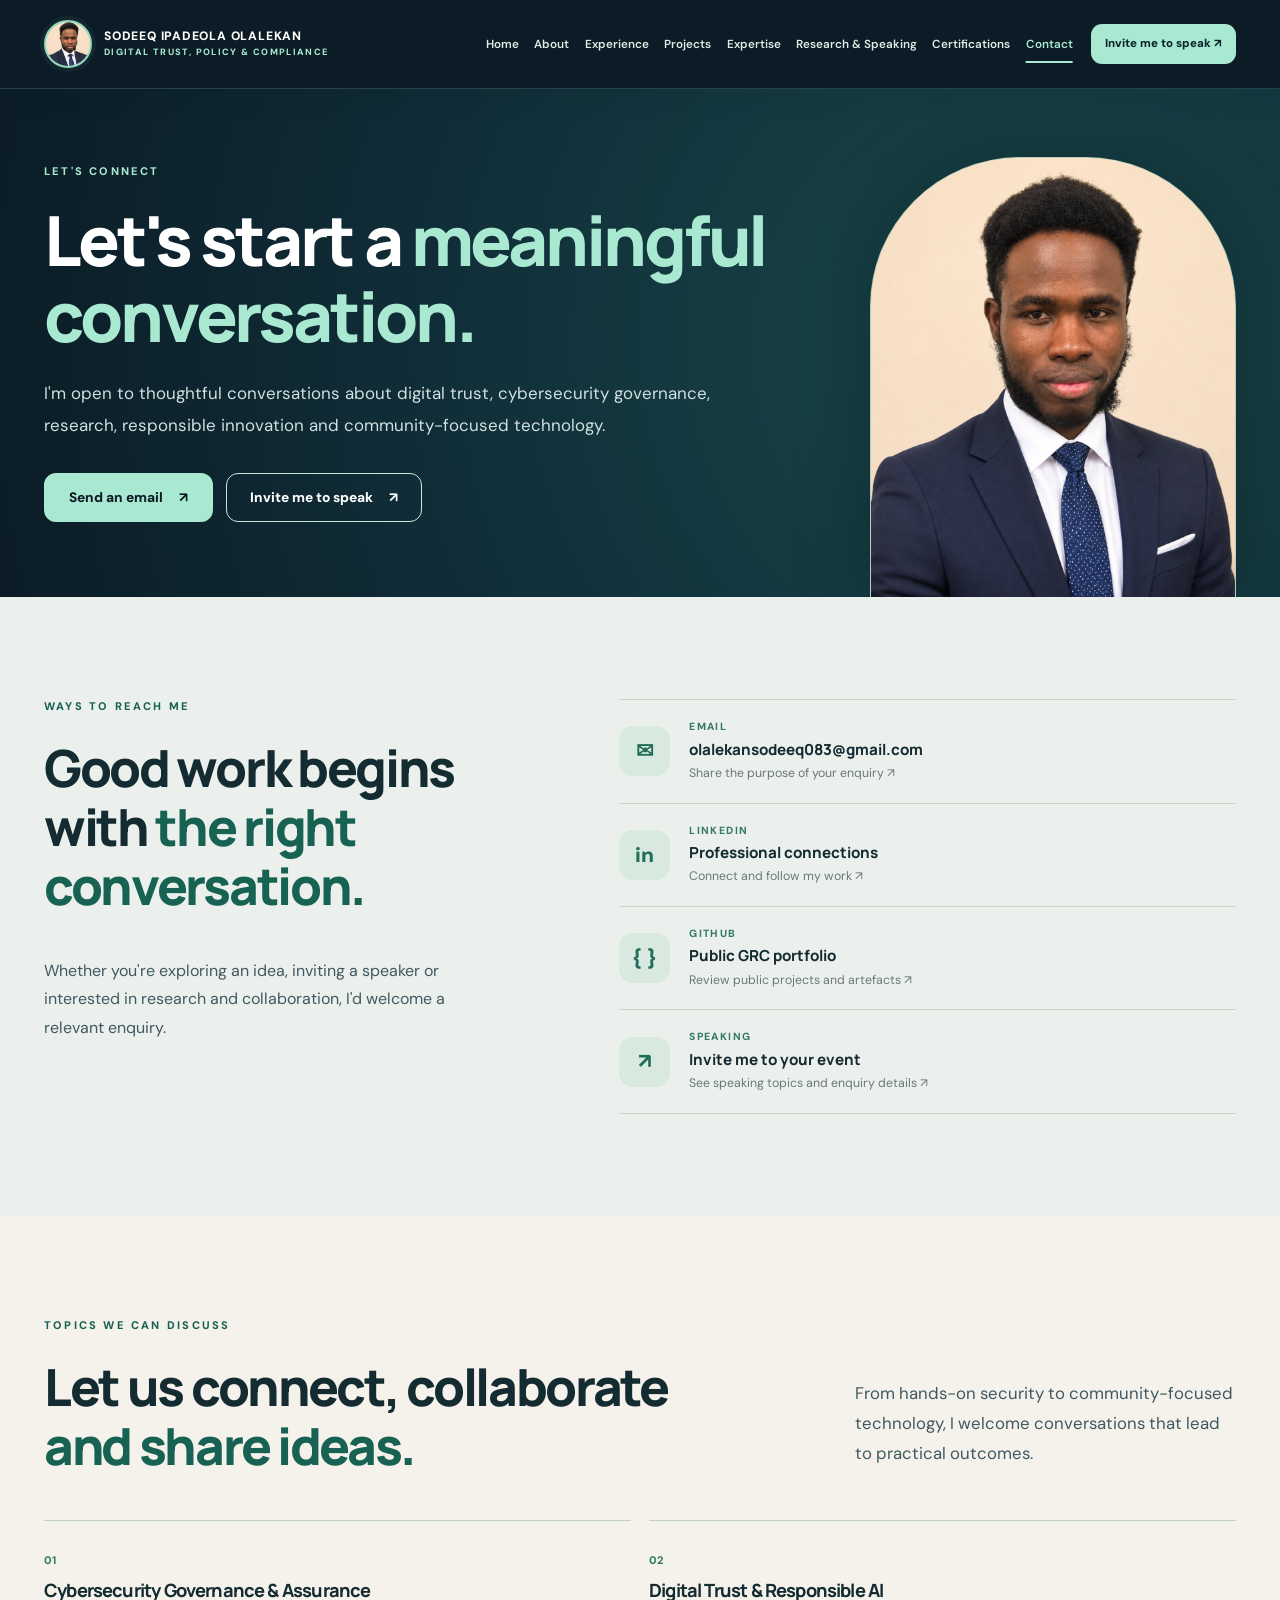
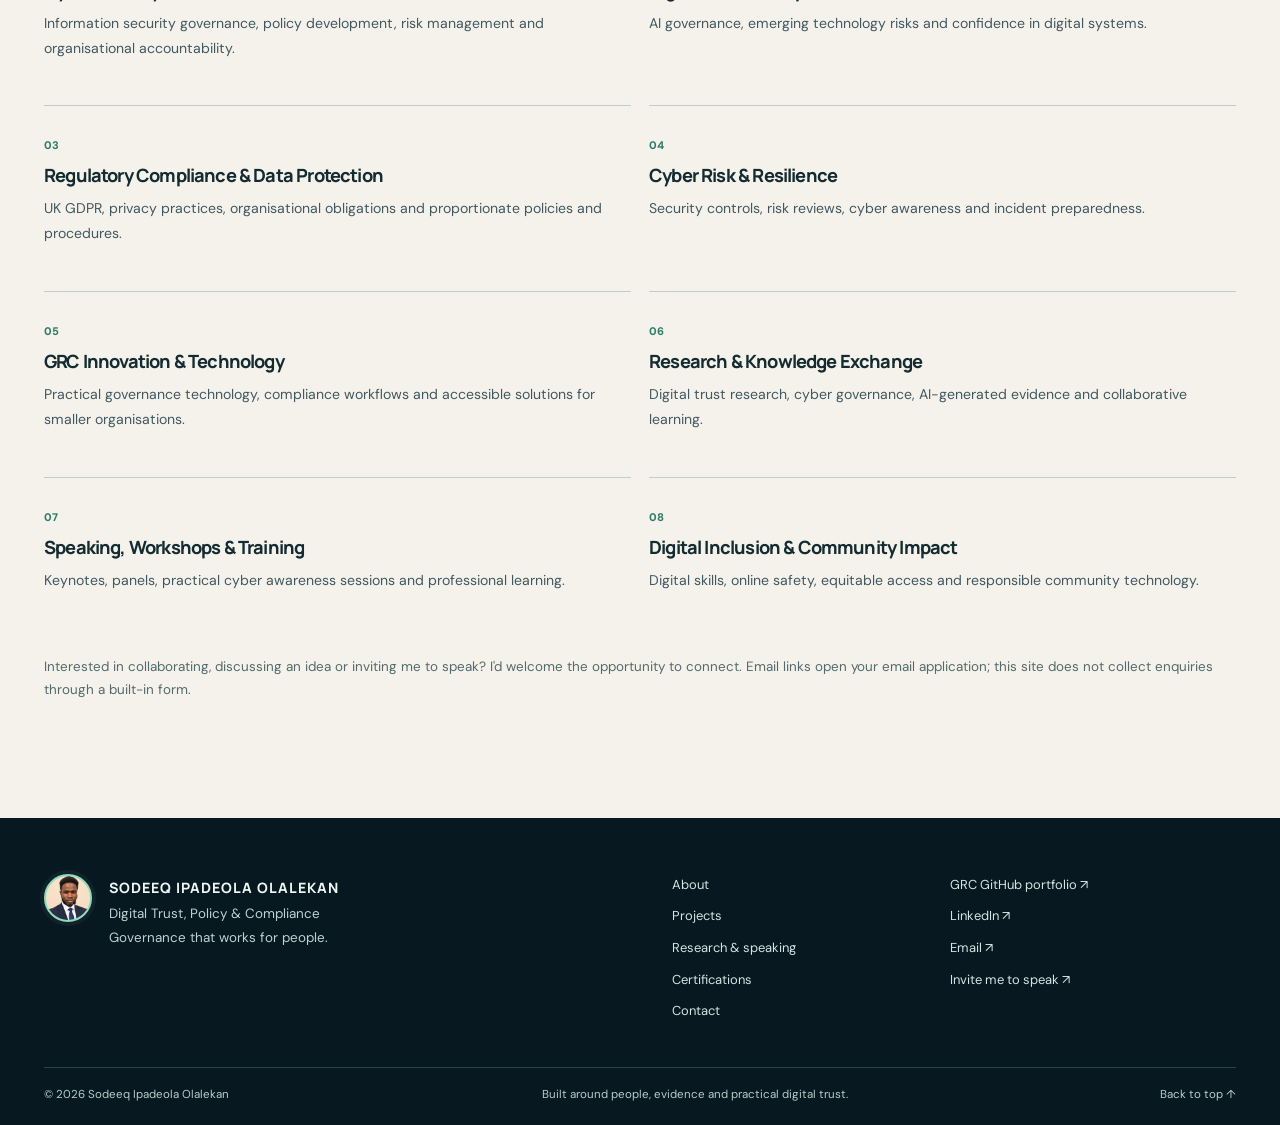
<file: contact.html>
<!DOCTYPE html><html lang="en"><head><meta charset="utf-8"><meta name="viewport" content="width=device-width, initial-scale=1"><meta name="theme-color" content="#0b1c26"><meta name="description" content="Contact Sodeeq Ipadeola Olalekan for digital trust, cybersecurity governance, GRC, research, partnerships and speaking opportunities."><meta property="og:type" content="website"><meta property="og:title" content="Contact | Sodeeq Ipadeola Olalekan"><meta property="og:description" content="Contact Sodeeq Ipadeola Olalekan for digital trust, cybersecurity governance, GRC, research, partnerships and speaking opportunities."><meta property="og:image" content="https://olalekancybersoldiergrc.netlify.app/images/hero_profile.jpeg"><meta name="color-scheme" content="light dark"><title>Contact | Sodeeq Ipadeola Olalekan</title><link rel="icon" type="image/svg+xml" href="assets/favicon.svg"><link rel="preconnect" href="https://fonts.googleapis.com"><link rel="preconnect" href="https://fonts.gstatic.com" crossorigin><link href="https://fonts.googleapis.com/css2?family=DM+Sans:wght@400;500;600;700&family=Manrope:wght@400;500;600;700;800&display=swap" rel="stylesheet"><link rel="stylesheet" href="styles/redesign.css"><script src="js/redesign.js" defer></script></head><body><a class="skip-link" href="#main">Skip to content</a><header class="site-header" id="top"><div class="container nav-inner"><a class="brand" href="index.html" aria-label="Sodeeq Ipadeola Olalekan — homepage"><img src="images/hero_profile.jpeg" alt="" width="50" height="50"><span><strong>SODEEQ IPADEOLA OLALEKAN</strong><small>DIGITAL TRUST, POLICY &amp; COMPLIANCE</small></span></a><button class="menu-toggle" aria-controls="site-nav" aria-expanded="false" type="button" aria-label="Open menu"><span></span><span></span><span></span></button><nav class="nav-links" id="site-nav" aria-label="Main navigation"><a href="index.html" >Home</a><a href="about.html" >About</a><a href="experience.html" >Experience</a><a href="projects.html" >Projects</a><a href="core-competencies.html" >Expertise</a><a href="research.html" >Research & Speaking</a><a href="certifications.html" >Certifications</a><a href="contact.html" aria-current="page">Contact</a><a class="nav-speak" href="speaking.html">Invite me to speak <span aria-hidden="true">↗</span></a></nav></div></header><main id="main">
<section class="page-hero contact-hero"><div class="container page-hero-split"><div><span class="eyebrow eyebrow-mint">LET'S CONNECT</span><h1>Let's start a <em>meaningful conversation.</em></h1><p class="page-lead">I'm open to thoughtful conversations about digital trust, cybersecurity governance, research, responsible innovation and community-focused technology.</p><div class="actions"><a class="btn btn-primary" href="mailto:olalekansodeeq083@gmail.com?subject=Professional%20collaboration%20enquiry">Send an email<span aria-hidden="true">↗</span></a><a class="btn btn-outline" href="speaking.html">Invite me to speak<span aria-hidden="true">↗</span></a></div></div><div class="page-photo contact-photo"><img src="images/hero_profile.jpeg" width="1086" height="1448" alt="Professional portrait of Sodeeq Ipadeola Olalekan in a navy suit"></div></div></section>
<section class="section section-cream"><div class="container contact-main"><div><span class="eyebrow">WAYS TO REACH ME</span><h2>Good work begins with <em>the right conversation.</em></h2><p>Whether you're exploring an idea, inviting a speaker or interested in research and collaboration, I'd welcome a relevant enquiry.</p></div><div class="contact-methods"><a href="mailto:olalekansodeeq083@gmail.com?subject=Digital%20Trust%20Collaboration%20Enquiry"><span class="contact-symbol">✉</span><div><small>EMAIL</small><strong>olalekansodeeq083@gmail.com</strong><em>Share the purpose of your enquiry ↗</em></div></a><a href="https://www.linkedin.com/in/sodeeq-ipadeola-olalekan-7188332a0/" target="_blank" rel="noopener noreferrer"><span class="contact-symbol">in</span><div><small>LINKEDIN</small><strong>Professional connections</strong><em>Connect and follow my work ↗</em></div></a><a href="https://github.com/SIOlalekan/grc-portfolio" target="_blank" rel="noopener noreferrer"><span class="contact-symbol">&#123; &#125;</span><div><small>GITHUB</small><strong>Public GRC portfolio</strong><em>Review public projects and artefacts ↗</em></div></a><a href="speaking.html"><span class="contact-symbol">↗</span><div><small>SPEAKING</small><strong>Invite me to your event</strong><em>See speaking topics and enquiry details ↗</em></div></a></div></div></section>
<section class="section section-ivory"><div class="container"><div class="section-head"><div><span class="eyebrow">TOPICS WE CAN DISCUSS</span><h2>Let us connect, collaborate <em>and share ideas.</em></h2></div><p>From hands-on security to community-focused technology, I welcome conversations that lead to practical outcomes.</p></div><div class="topics-grid"><article><span>01</span><h3>Cybersecurity Governance &amp; Assurance</h3><p>Information security governance, policy development, risk management and organisational accountability.</p></article><article><span>02</span><h3>Digital Trust &amp; Responsible AI</h3><p>AI governance, emerging technology risks and confidence in digital systems.</p></article><article><span>03</span><h3>Regulatory Compliance &amp; Data Protection</h3><p>UK GDPR, privacy practices, organisational obligations and proportionate policies and procedures.</p></article><article><span>04</span><h3>Cyber Risk &amp; Resilience</h3><p>Security controls, risk reviews, cyber awareness and incident preparedness.</p></article><article><span>05</span><h3>GRC Innovation &amp; Technology</h3><p>Practical governance technology, compliance workflows and accessible solutions for smaller organisations.</p></article><article><span>06</span><h3>Research &amp; Knowledge Exchange</h3><p>Digital trust research, cyber governance, AI-generated evidence and collaborative learning.</p></article><article><span>07</span><h3>Speaking, Workshops &amp; Training</h3><p>Keynotes, panels, practical cyber awareness sessions and professional learning.</p></article><article><span>08</span><h3>Digital Inclusion &amp; Community Impact</h3><p>Digital skills, online safety, equitable access and responsible community technology.</p></article></div><p class="privacy-note">Interested in collaborating, discussing an idea or inviting me to speak? I'd welcome the opportunity to connect. Email links open your email application; this site does not collect enquiries through a built-in form.</p></div></section>
</main><footer class="site-footer"><div class="container footer-layout"><div class="footer-id"><img src="images/hero_profile.jpeg" width="56" height="56" alt=""><div><strong>SODEEQ IPADEOLA OLALEKAN</strong><p>Digital Trust, Policy &amp; Compliance<br>Governance that works for people.</p></div></div><div class="footer-menu"><a href="about.html">About</a><a href="projects.html">Projects</a><a href="research.html">Research &amp; speaking</a><a href="certifications.html">Certifications</a><a href="contact.html">Contact</a></div><div class="footer-menu"><a href="https://github.com/SIOlalekan/grc-portfolio" target="_blank" rel="noopener noreferrer">GRC GitHub portfolio ↗</a><a href="https://www.linkedin.com/in/sodeeq-ipadeola-olalekan-7188332a0/" target="_blank" rel="noopener noreferrer">LinkedIn ↗</a><a href="mailto:olalekansodeeq083@gmail.com">Email ↗</a><a href="speaking.html">Invite me to speak ↗</a></div></div><div class="container footer-tail"><span>© <span data-year>2026</span> Sodeeq Ipadeola Olalekan</span><span>Built around people, evidence and practical digital trust.</span><a href="#top">Back to top ↑</a></div></footer></body></html>
</file>
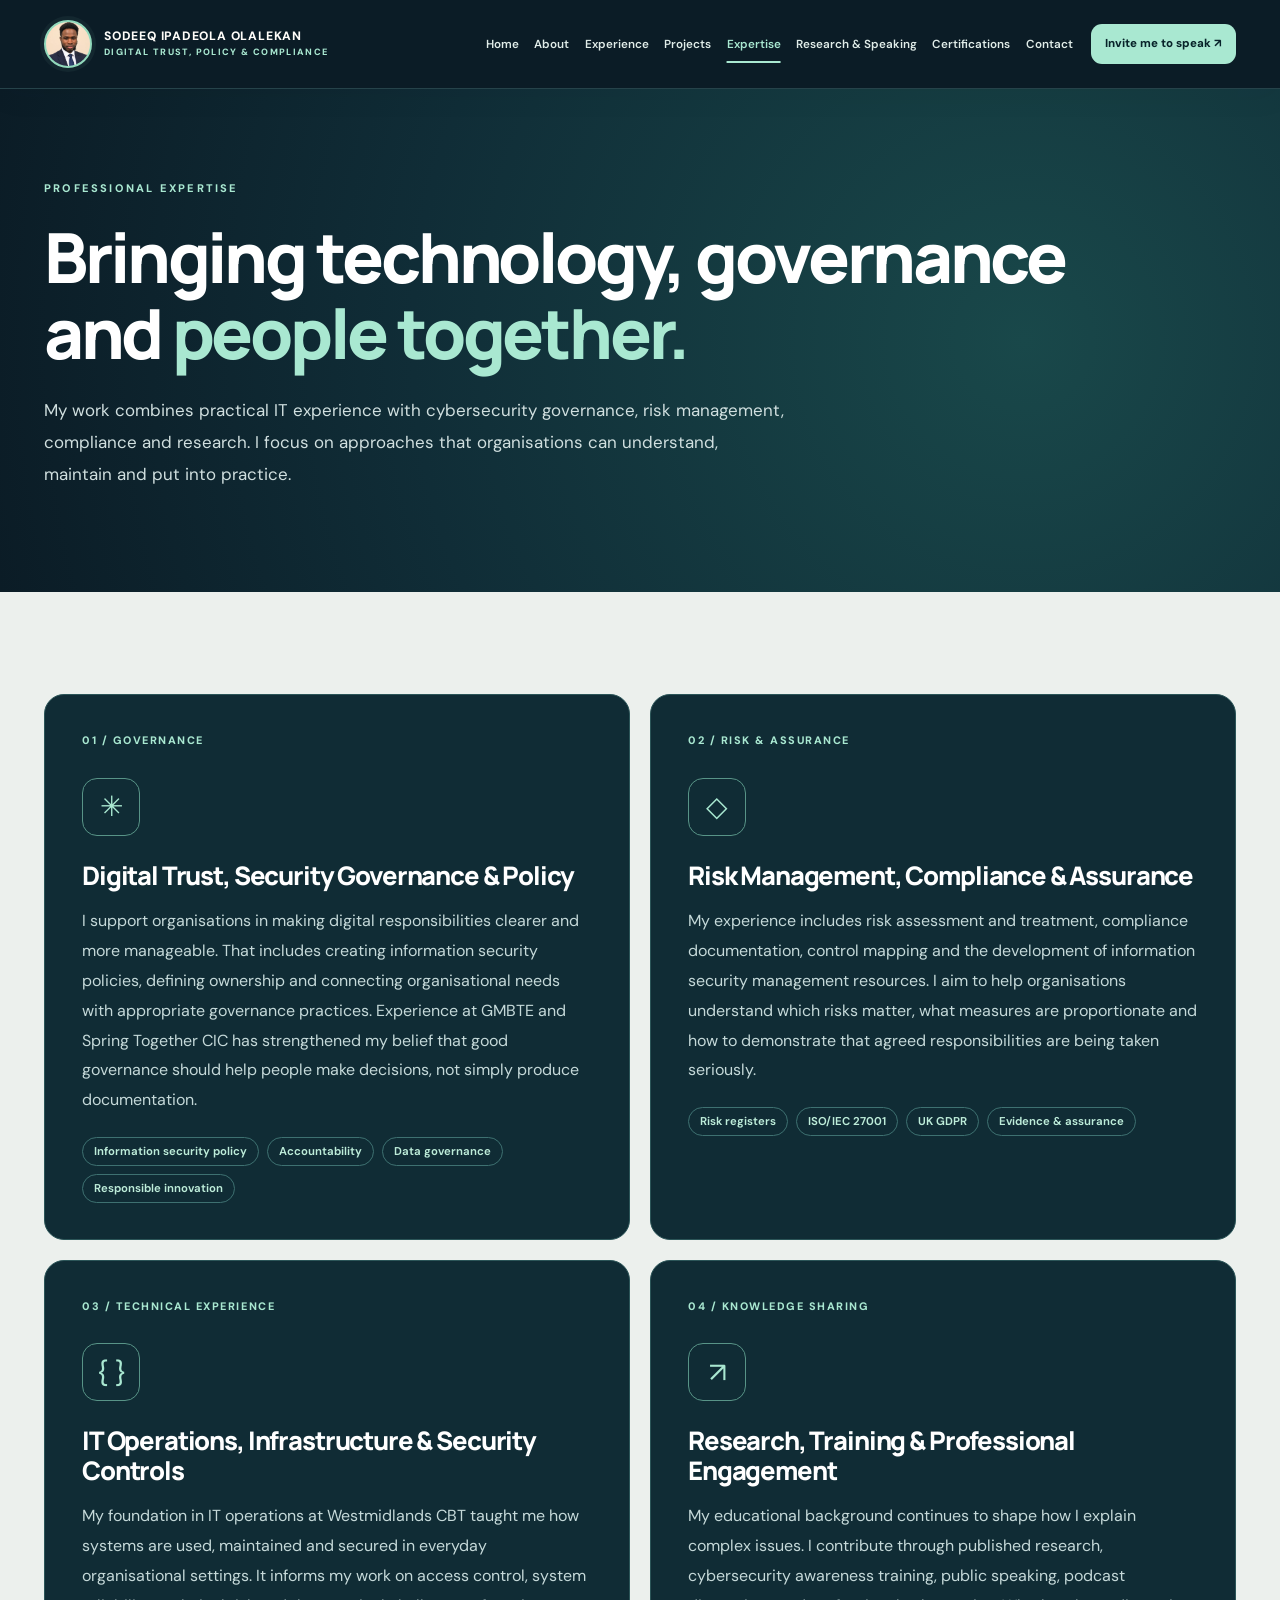
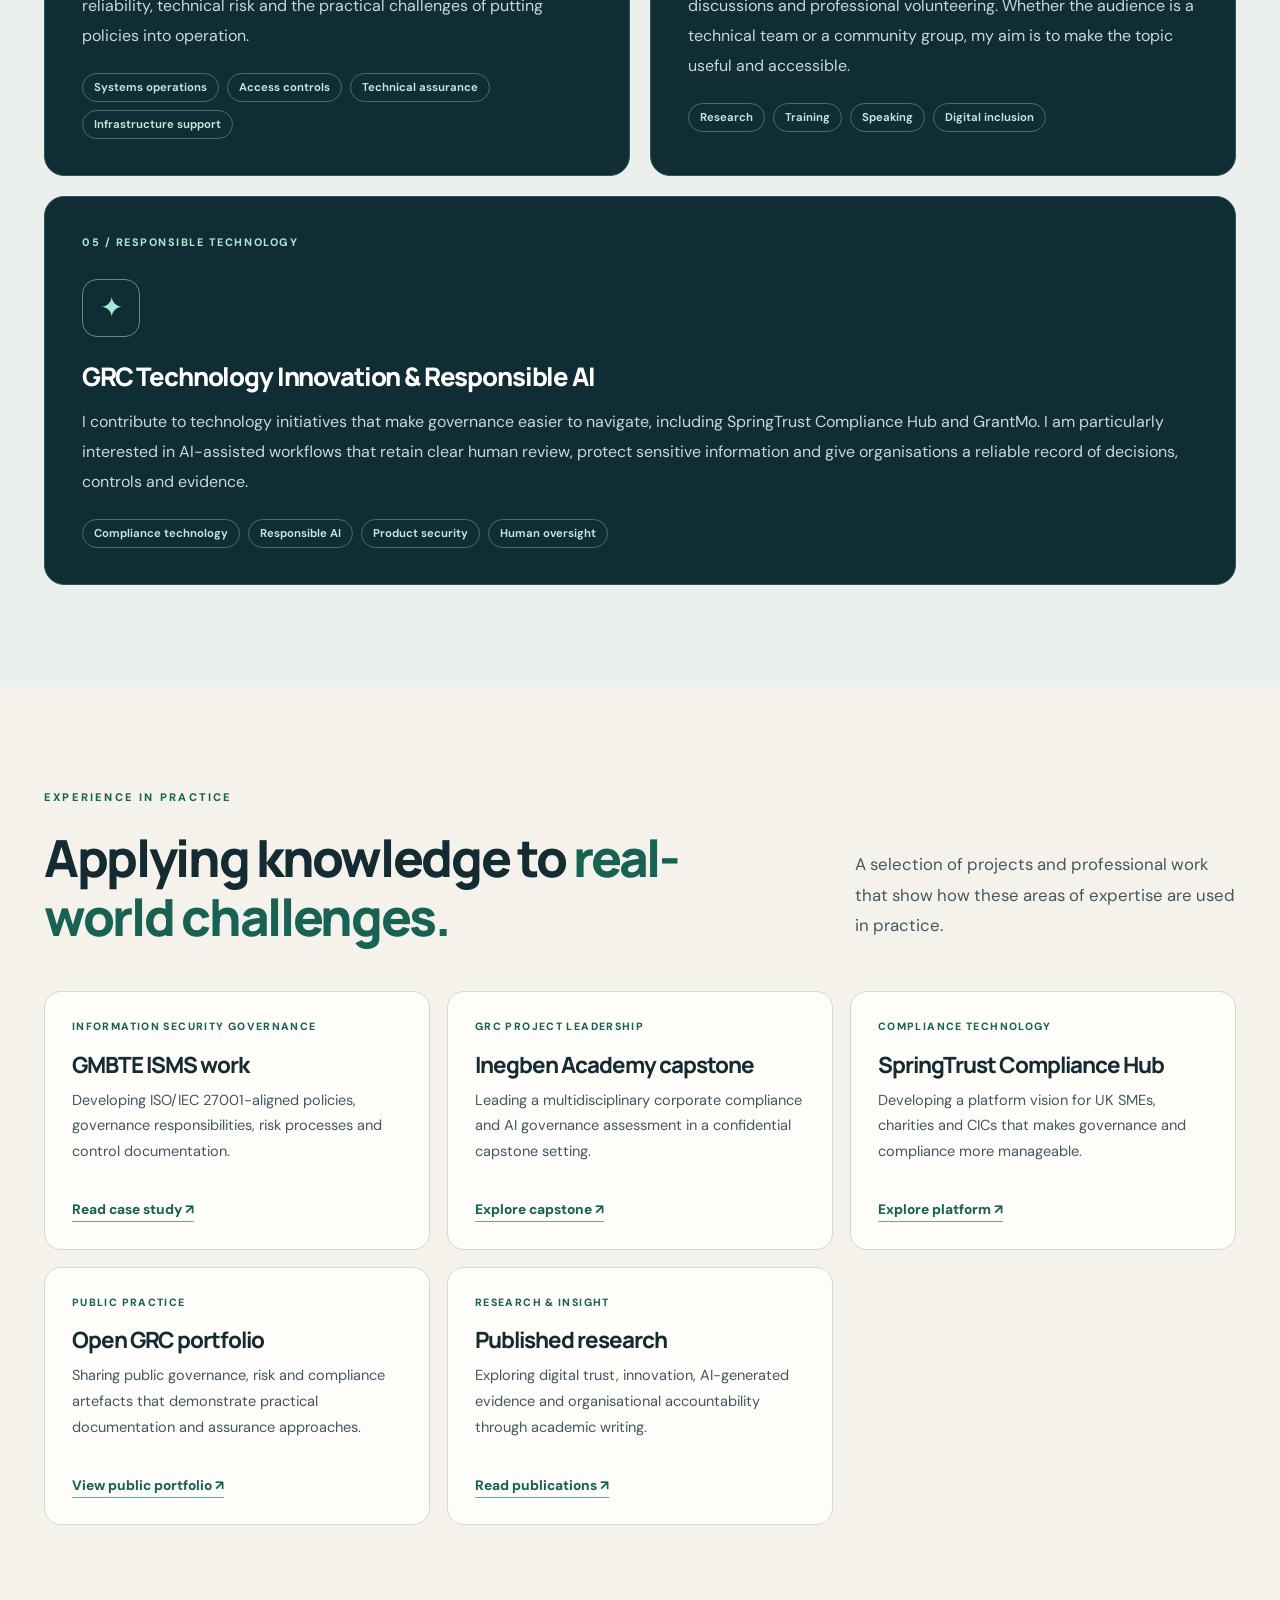
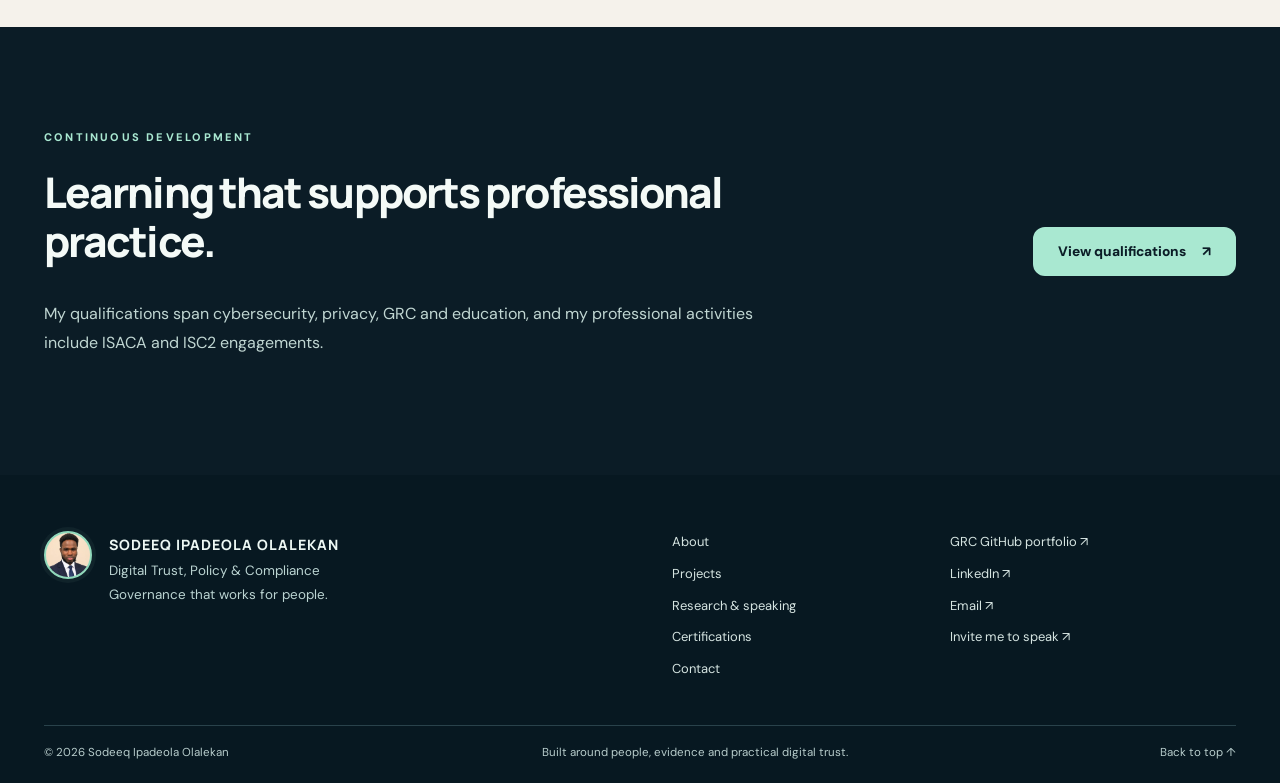
<file: core-competencies.html>
<!DOCTYPE html><html lang="en"><head><meta charset="utf-8"><meta name="viewport" content="width=device-width, initial-scale=1"><meta name="theme-color" content="#0b1c26"><meta name="description" content="Cybersecurity governance, policy, risk, compliance, IT operations, responsible AI, research and professional training."><meta property="og:type" content="website"><meta property="og:title" content="Expertise | Sodeeq Ipadeola Olalekan"><meta property="og:description" content="Cybersecurity governance, policy, risk, compliance, IT operations, responsible AI, research and professional training."><meta property="og:image" content="https://olalekancybersoldiergrc.netlify.app/images/hero_profile.jpeg"><meta name="color-scheme" content="light dark"><title>Expertise | Sodeeq Ipadeola Olalekan</title><link rel="icon" type="image/svg+xml" href="assets/favicon.svg"><link rel="preconnect" href="https://fonts.googleapis.com"><link rel="preconnect" href="https://fonts.gstatic.com" crossorigin><link href="https://fonts.googleapis.com/css2?family=DM+Sans:wght@400;500;600;700&family=Manrope:wght@400;500;600;700;800&display=swap" rel="stylesheet"><link rel="stylesheet" href="styles/redesign.css"><script src="js/redesign.js" defer></script></head><body><a class="skip-link" href="#main">Skip to content</a><header class="site-header" id="top"><div class="container nav-inner"><a class="brand" href="index.html" aria-label="Sodeeq Ipadeola Olalekan — homepage"><img src="images/hero_profile.jpeg" alt="" width="50" height="50"><span><strong>SODEEQ IPADEOLA OLALEKAN</strong><small>DIGITAL TRUST, POLICY &amp; COMPLIANCE</small></span></a><button class="menu-toggle" aria-controls="site-nav" aria-expanded="false" type="button" aria-label="Open menu"><span></span><span></span><span></span></button><nav class="nav-links" id="site-nav" aria-label="Main navigation"><a href="index.html" >Home</a><a href="about.html" >About</a><a href="experience.html" >Experience</a><a href="projects.html" >Projects</a><a href="core-competencies.html" aria-current="page">Expertise</a><a href="research.html" >Research & Speaking</a><a href="certifications.html" >Certifications</a><a href="contact.html" >Contact</a><a class="nav-speak" href="speaking.html">Invite me to speak <span aria-hidden="true">↗</span></a></nav></div></header><main id="main">
<section class="page-hero compact"><div class="container"><span class="eyebrow eyebrow-mint">PROFESSIONAL EXPERTISE</span><h1>Bringing technology, governance and <em>people together.</em></h1><p class="page-lead narrow">My work combines practical IT experience with cybersecurity governance, risk management, compliance and research. I focus on approaches that organisations can understand, maintain and put into practice.</p></div></section>
<section class="section section-cream"><div class="container competency-grid"><article class="competency" id="governance"><div class="competency-number">01 / GOVERNANCE</div><div class="competency-symbol">✳</div><h2>Digital Trust, Security Governance &amp; Policy</h2><p>I support organisations in making digital responsibilities clearer and more manageable. That includes creating information security policies, defining ownership and connecting organisational needs with appropriate governance practices. Experience at GMBTE and Spring Together CIC has strengthened my belief that good governance should help people make decisions, not simply produce documentation.</p><div class="tags"><span>Information security policy</span><span>Accountability</span><span>Data governance</span><span>Responsible innovation</span></div></article><article class="competency" id="risk"><div class="competency-number">02 / RISK &amp; ASSURANCE</div><div class="competency-symbol">◇</div><h2>Risk Management, Compliance &amp; Assurance</h2><p>My experience includes risk assessment and treatment, compliance documentation, control mapping and the development of information security management resources. I aim to help organisations understand which risks matter, what measures are proportionate and how to demonstrate that agreed responsibilities are being taken seriously.</p><div class="tags"><span>Risk registers</span><span>ISO/IEC 27001</span><span>UK GDPR</span><span>Evidence &amp; assurance</span></div></article><article class="competency" id="technology"><div class="competency-number">03 / TECHNICAL EXPERIENCE</div><div class="competency-symbol">&#123; &#125;</div><h2>IT Operations, Infrastructure &amp; Security Controls</h2><p>My foundation in IT operations at Westmidlands CBT taught me how systems are used, maintained and secured in everyday organisational settings. It informs my work on access control, system reliability, technical risk and the practical challenges of putting policies into operation.</p><div class="tags"><span>Systems operations</span><span>Access controls</span><span>Technical assurance</span><span>Infrastructure support</span></div></article><article class="competency" id="community"><div class="competency-number">04 / KNOWLEDGE SHARING</div><div class="competency-symbol">↗</div><h2>Research, Training &amp; Professional Engagement</h2><p>My educational background continues to shape how I explain complex issues. I contribute through published research, cybersecurity awareness training, public speaking, podcast discussions and professional volunteering. Whether the audience is a technical team or a community group, my aim is to make the topic useful and accessible.</p><div class="tags"><span>Research</span><span>Training</span><span>Speaking</span><span>Digital inclusion</span></div></article><article class="competency competency-wide" id="innovation"><div class="competency-number">05 / RESPONSIBLE TECHNOLOGY</div><div class="competency-symbol">✦</div><h2>GRC Technology Innovation &amp; Responsible AI</h2><p>I contribute to technology initiatives that make governance easier to navigate, including SpringTrust Compliance Hub and GrantMo. I am particularly interested in AI-assisted workflows that retain clear human review, protect sensitive information and give organisations a reliable record of decisions, controls and evidence.</p><div class="tags"><span>Compliance technology</span><span>Responsible AI</span><span>Product security</span><span>Human oversight</span></div></article></div></section>
<section class="section section-ivory"><div class="container"><div class="section-head"><div><span class="eyebrow">EXPERIENCE IN PRACTICE</span><h2>Applying knowledge to <em>real-world challenges.</em></h2></div><p>A selection of projects and professional work that show how these areas of expertise are used in practice.</p></div><div class="proof-grid"><article><span class="microtag">INFORMATION SECURITY GOVERNANCE</span><h3>GMBTE ISMS work</h3><p>Developing ISO/IEC 27001-aligned policies, governance responsibilities, risk processes and control documentation.</p><a href="projects.html#gmbte-isms" class="inline-link ">Read case study <span aria-hidden="true">↗</span></a></article><article><span class="microtag">GRC PROJECT LEADERSHIP</span><h3>Inegben Academy capstone</h3><p>Leading a multidisciplinary corporate compliance and AI governance assessment in a confidential capstone setting.</p><a href="projects.html#inegben-capstone" class="inline-link ">Explore capstone <span aria-hidden="true">↗</span></a></article><article><span class="microtag">COMPLIANCE TECHNOLOGY</span><h3>SpringTrust Compliance Hub</h3><p>Developing a platform vision for UK SMEs, charities and CICs that makes governance and compliance more manageable.</p><a href="projects.html#springtrust" class="inline-link ">Explore platform <span aria-hidden="true">↗</span></a></article><article><span class="microtag">PUBLIC PRACTICE</span><h3>Open GRC portfolio</h3><p>Sharing public governance, risk and compliance artefacts that demonstrate practical documentation and assurance approaches.</p><a href="projects.html#grc-portfolio" class="inline-link ">View public portfolio <span aria-hidden="true">↗</span></a></article><article><span class="microtag">RESEARCH &amp; INSIGHT</span><h3>Published research</h3><p>Exploring digital trust, innovation, AI-generated evidence and organisational accountability through academic writing.</p><a href="research.html#publications" class="inline-link ">Read publications <span aria-hidden="true">↗</span></a></article></div></div></section>
<section class="section section-navy"><div class="container dual-cta"><div><span class="eyebrow eyebrow-mint">CONTINUOUS DEVELOPMENT</span><h2>Learning that supports professional practice.</h2><p>My qualifications span cybersecurity, privacy, GRC and education, and my professional activities include ISACA and ISC2 engagements.</p></div><a class="btn btn-primary" href="certifications.html">View qualifications<span aria-hidden="true">↗</span></a></div></section>
</main><footer class="site-footer"><div class="container footer-layout"><div class="footer-id"><img src="images/hero_profile.jpeg" width="56" height="56" alt=""><div><strong>SODEEQ IPADEOLA OLALEKAN</strong><p>Digital Trust, Policy &amp; Compliance<br>Governance that works for people.</p></div></div><div class="footer-menu"><a href="about.html">About</a><a href="projects.html">Projects</a><a href="research.html">Research &amp; speaking</a><a href="certifications.html">Certifications</a><a href="contact.html">Contact</a></div><div class="footer-menu"><a href="https://github.com/SIOlalekan/grc-portfolio" target="_blank" rel="noopener noreferrer">GRC GitHub portfolio ↗</a><a href="https://www.linkedin.com/in/sodeeq-ipadeola-olalekan-7188332a0/" target="_blank" rel="noopener noreferrer">LinkedIn ↗</a><a href="mailto:olalekansodeeq083@gmail.com">Email ↗</a><a href="speaking.html">Invite me to speak ↗</a></div></div><div class="container footer-tail"><span>© <span data-year>2026</span> Sodeeq Ipadeola Olalekan</span><span>Built around people, evidence and practical digital trust.</span><a href="#top">Back to top ↑</a></div></footer></body></html>
</file>
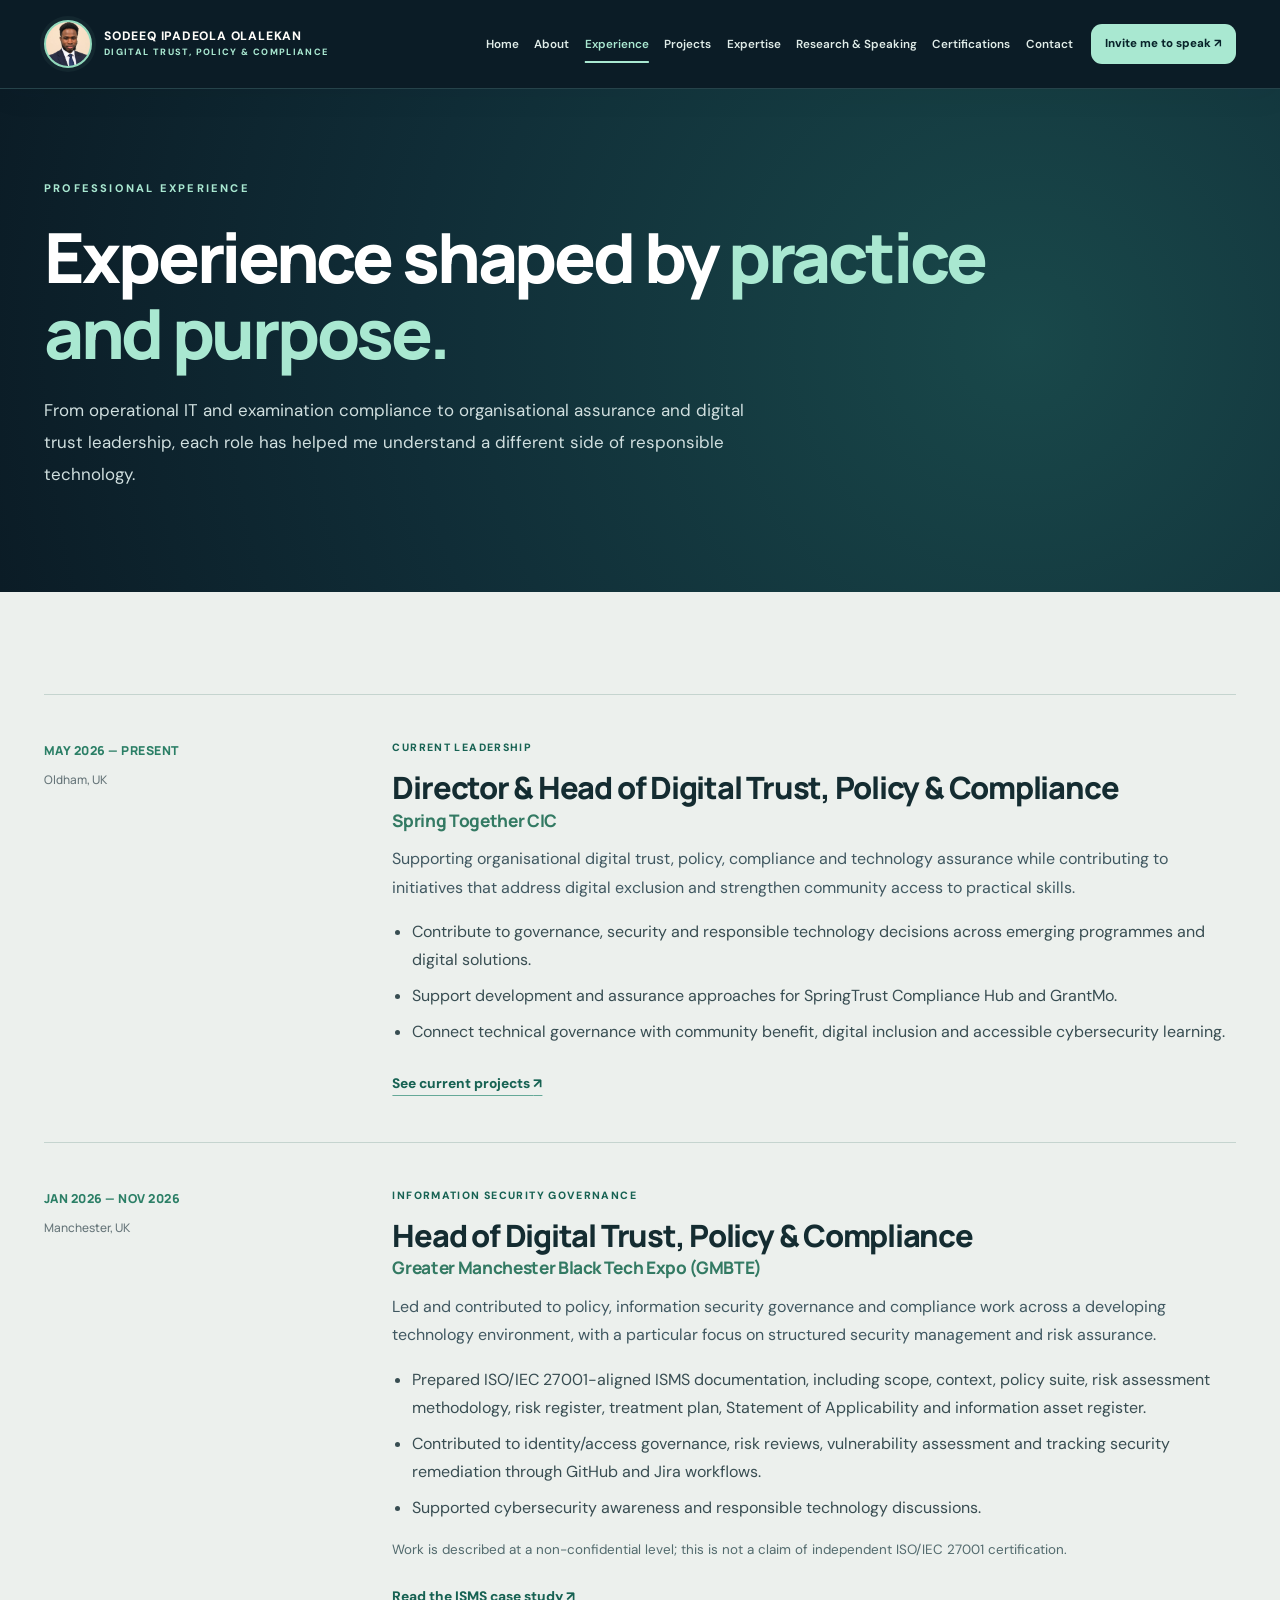
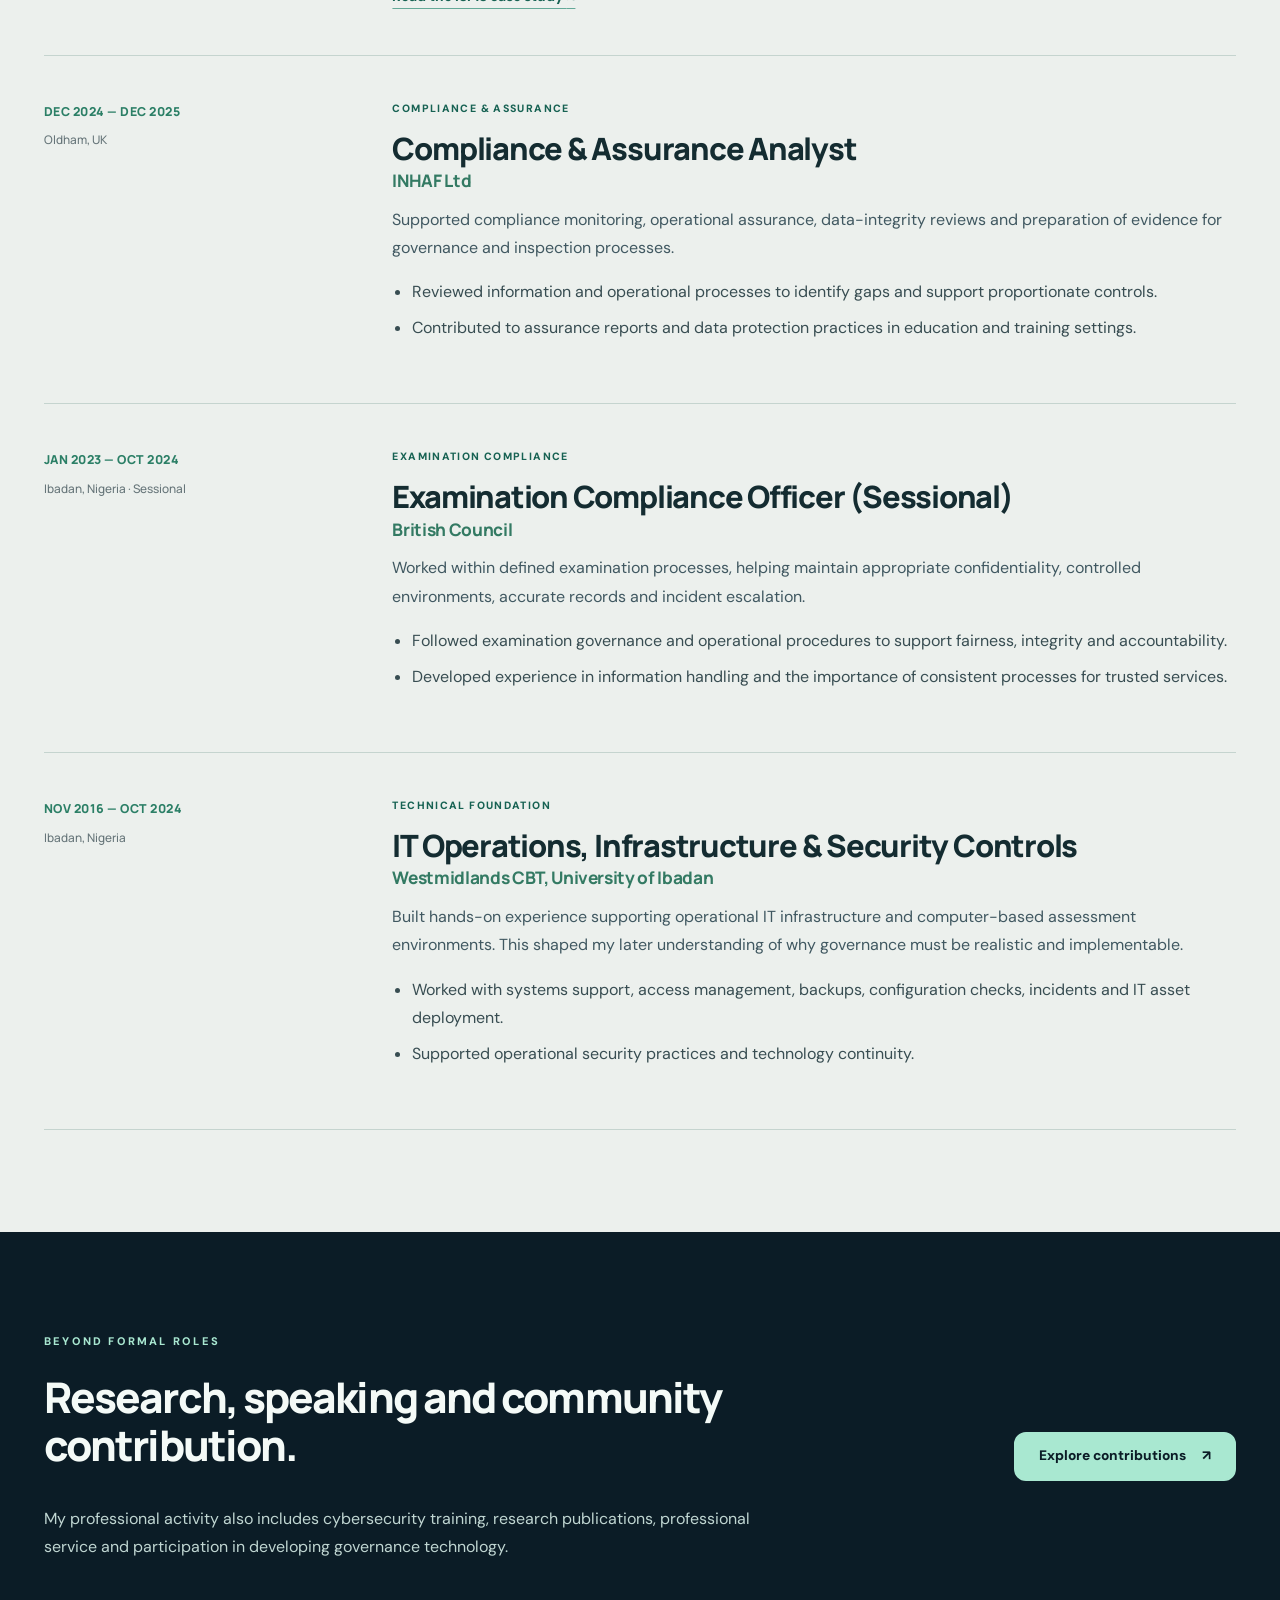
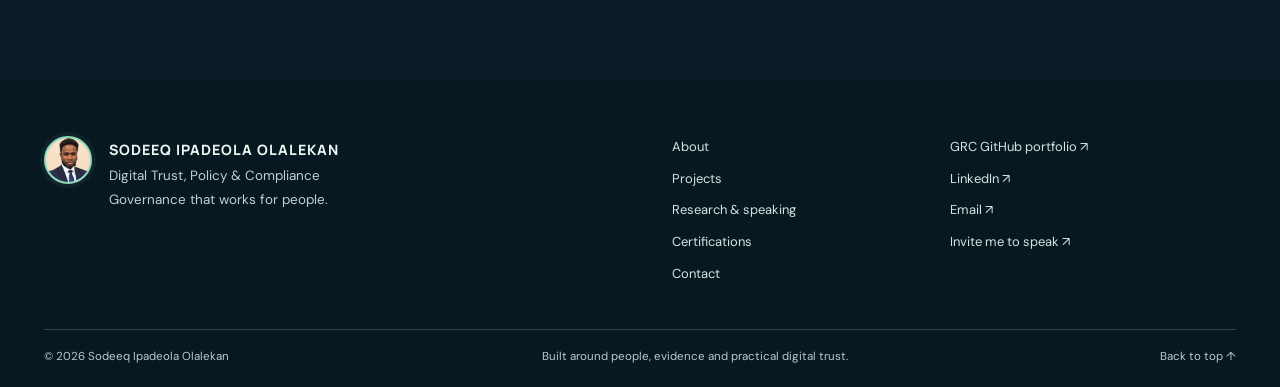
<file: experience.html>
<!DOCTYPE html><html lang="en"><head><meta charset="utf-8"><meta name="viewport" content="width=device-width, initial-scale=1"><meta name="theme-color" content="#0b1c26"><meta name="description" content="Career experience at Spring Together CIC, GMBTE, INHAF Ltd, British Council and Westmidlands CBT."><meta property="og:type" content="website"><meta property="og:title" content="Professional Experience | Sodeeq Ipadeola Olalekan"><meta property="og:description" content="Career experience at Spring Together CIC, GMBTE, INHAF Ltd, British Council and Westmidlands CBT."><meta property="og:image" content="https://olalekancybersoldiergrc.netlify.app/images/hero_profile.jpeg"><meta name="color-scheme" content="light dark"><title>Professional Experience | Sodeeq Ipadeola Olalekan</title><link rel="icon" type="image/svg+xml" href="assets/favicon.svg"><link rel="preconnect" href="https://fonts.googleapis.com"><link rel="preconnect" href="https://fonts.gstatic.com" crossorigin><link href="https://fonts.googleapis.com/css2?family=DM+Sans:wght@400;500;600;700&family=Manrope:wght@400;500;600;700;800&display=swap" rel="stylesheet"><link rel="stylesheet" href="styles/redesign.css"><script src="js/redesign.js" defer></script></head><body><a class="skip-link" href="#main">Skip to content</a><header class="site-header" id="top"><div class="container nav-inner"><a class="brand" href="index.html" aria-label="Sodeeq Ipadeola Olalekan — homepage"><img src="images/hero_profile.jpeg" alt="" width="50" height="50"><span><strong>SODEEQ IPADEOLA OLALEKAN</strong><small>DIGITAL TRUST, POLICY &amp; COMPLIANCE</small></span></a><button class="menu-toggle" aria-controls="site-nav" aria-expanded="false" type="button" aria-label="Open menu"><span></span><span></span><span></span></button><nav class="nav-links" id="site-nav" aria-label="Main navigation"><a href="index.html" >Home</a><a href="about.html" >About</a><a href="experience.html" aria-current="page">Experience</a><a href="projects.html" >Projects</a><a href="core-competencies.html" >Expertise</a><a href="research.html" >Research & Speaking</a><a href="certifications.html" >Certifications</a><a href="contact.html" >Contact</a><a class="nav-speak" href="speaking.html">Invite me to speak <span aria-hidden="true">↗</span></a></nav></div></header><main id="main">
<section class="page-hero compact"><div class="container"><span class="eyebrow eyebrow-mint">PROFESSIONAL EXPERIENCE</span><h1>Experience shaped by <em>practice and purpose.</em></h1><p class="page-lead narrow">From operational IT and examination compliance to organisational assurance and digital trust leadership, each role has helped me understand a different side of responsible technology.</p></div></section>
<section class="section section-cream"><div class="container"><div class="experience-timeline">
<article class="experience-entry"><div class="exp-period">MAY 2026 — PRESENT<span>Oldham, UK</span></div><div class="exp-body"><span class="microtag">CURRENT LEADERSHIP</span><h2>Director &amp; Head of Digital Trust, Policy &amp; Compliance</h2><h3>Spring Together CIC</h3><p>Supporting organisational digital trust, policy, compliance and technology assurance while contributing to initiatives that address digital exclusion and strengthen community access to practical skills.</p><ul><li>Contribute to governance, security and responsible technology decisions across emerging programmes and digital solutions.</li><li>Support development and assurance approaches for SpringTrust Compliance Hub and GrantMo.</li><li>Connect technical governance with community benefit, digital inclusion and accessible cybersecurity learning.</li></ul><a href="projects.html" class="inline-link ">See current projects <span aria-hidden="true">↗</span></a></div></article>
<article class="experience-entry"><div class="exp-period">JAN 2026 — NOV 2026<span>Manchester, UK</span></div><div class="exp-body"><span class="microtag">INFORMATION SECURITY GOVERNANCE</span><h2>Head of Digital Trust, Policy &amp; Compliance</h2><h3>Greater Manchester Black Tech Expo (GMBTE)</h3><p>Led and contributed to policy, information security governance and compliance work across a developing technology environment, with a particular focus on structured security management and risk assurance.</p><ul><li>Prepared ISO/IEC 27001-aligned ISMS documentation, including scope, context, policy suite, risk assessment methodology, risk register, treatment plan, Statement of Applicability and information asset register.</li><li>Contributed to identity/access governance, risk reviews, vulnerability assessment and tracking security remediation through GitHub and Jira workflows.</li><li>Supported cybersecurity awareness and responsible technology discussions.</li></ul><p class="discreet-note">Work is described at a non-confidential level; this is not a claim of independent ISO/IEC 27001 certification.</p><a href="projects.html#gmbte-isms" class="inline-link ">Read the ISMS case study <span aria-hidden="true">↗</span></a></div></article>
<article class="experience-entry"><div class="exp-period">DEC 2024 — DEC 2025<span>Oldham, UK</span></div><div class="exp-body"><span class="microtag">COMPLIANCE &amp; ASSURANCE</span><h2>Compliance &amp; Assurance Analyst</h2><h3>INHAF Ltd</h3><p>Supported compliance monitoring, operational assurance, data-integrity reviews and preparation of evidence for governance and inspection processes.</p><ul><li>Reviewed information and operational processes to identify gaps and support proportionate controls.</li><li>Contributed to assurance reports and data protection practices in education and training settings.</li></ul></div></article>
<article class="experience-entry"><div class="exp-period">JAN 2023 — OCT 2024<span>Ibadan, Nigeria · Sessional</span></div><div class="exp-body"><span class="microtag">EXAMINATION COMPLIANCE</span><h2>Examination Compliance Officer (Sessional)</h2><h3>British Council</h3><p>Worked within defined examination processes, helping maintain appropriate confidentiality, controlled environments, accurate records and incident escalation.</p><ul><li>Followed examination governance and operational procedures to support fairness, integrity and accountability.</li><li>Developed experience in information handling and the importance of consistent processes for trusted services.</li></ul></div></article>
<article class="experience-entry"><div class="exp-period">NOV 2016 — OCT 2024<span>Ibadan, Nigeria</span></div><div class="exp-body"><span class="microtag">TECHNICAL FOUNDATION</span><h2>IT Operations, Infrastructure &amp; Security Controls</h2><h3>Westmidlands CBT, University of Ibadan</h3><p>Built hands-on experience supporting operational IT infrastructure and computer-based assessment environments. This shaped my later understanding of why governance must be realistic and implementable.</p><ul><li>Worked with systems support, access management, backups, configuration checks, incidents and IT asset deployment.</li><li>Supported operational security practices and technology continuity.</li></ul></div></article></div></div></section>
<section class="section section-navy"><div class="container dual-cta"><div><span class="eyebrow eyebrow-mint">BEYOND FORMAL ROLES</span><h2>Research, speaking and community contribution.</h2><p>My professional activity also includes cybersecurity training, research publications, professional service and participation in developing governance technology.</p></div><a class="btn btn-primary" href="research.html">Explore contributions<span aria-hidden="true">↗</span></a></div></section>
</main><footer class="site-footer"><div class="container footer-layout"><div class="footer-id"><img src="images/hero_profile.jpeg" width="56" height="56" alt=""><div><strong>SODEEQ IPADEOLA OLALEKAN</strong><p>Digital Trust, Policy &amp; Compliance<br>Governance that works for people.</p></div></div><div class="footer-menu"><a href="about.html">About</a><a href="projects.html">Projects</a><a href="research.html">Research &amp; speaking</a><a href="certifications.html">Certifications</a><a href="contact.html">Contact</a></div><div class="footer-menu"><a href="https://github.com/SIOlalekan/grc-portfolio" target="_blank" rel="noopener noreferrer">GRC GitHub portfolio ↗</a><a href="https://www.linkedin.com/in/sodeeq-ipadeola-olalekan-7188332a0/" target="_blank" rel="noopener noreferrer">LinkedIn ↗</a><a href="mailto:olalekansodeeq083@gmail.com">Email ↗</a><a href="speaking.html">Invite me to speak ↗</a></div></div><div class="container footer-tail"><span>© <span data-year>2026</span> Sodeeq Ipadeola Olalekan</span><span>Built around people, evidence and practical digital trust.</span><a href="#top">Back to top ↑</a></div></footer></body></html>
</file>
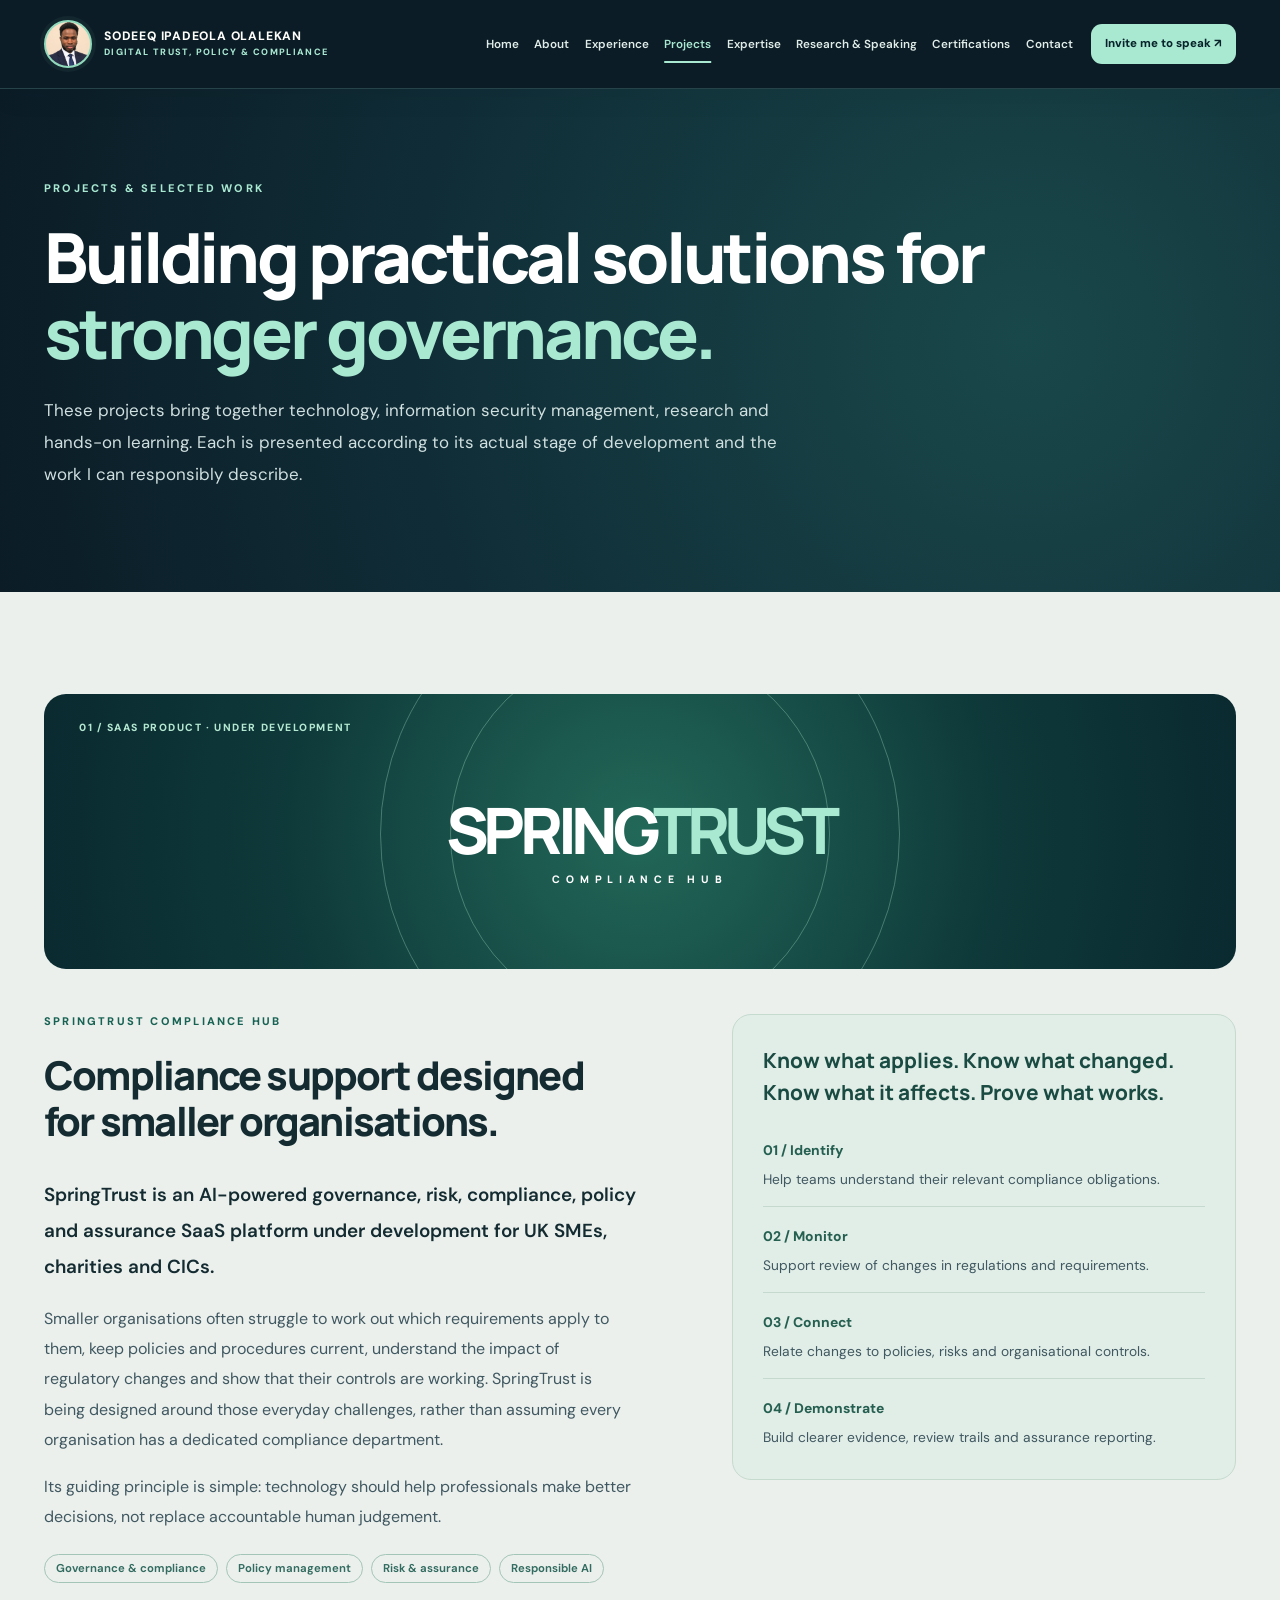
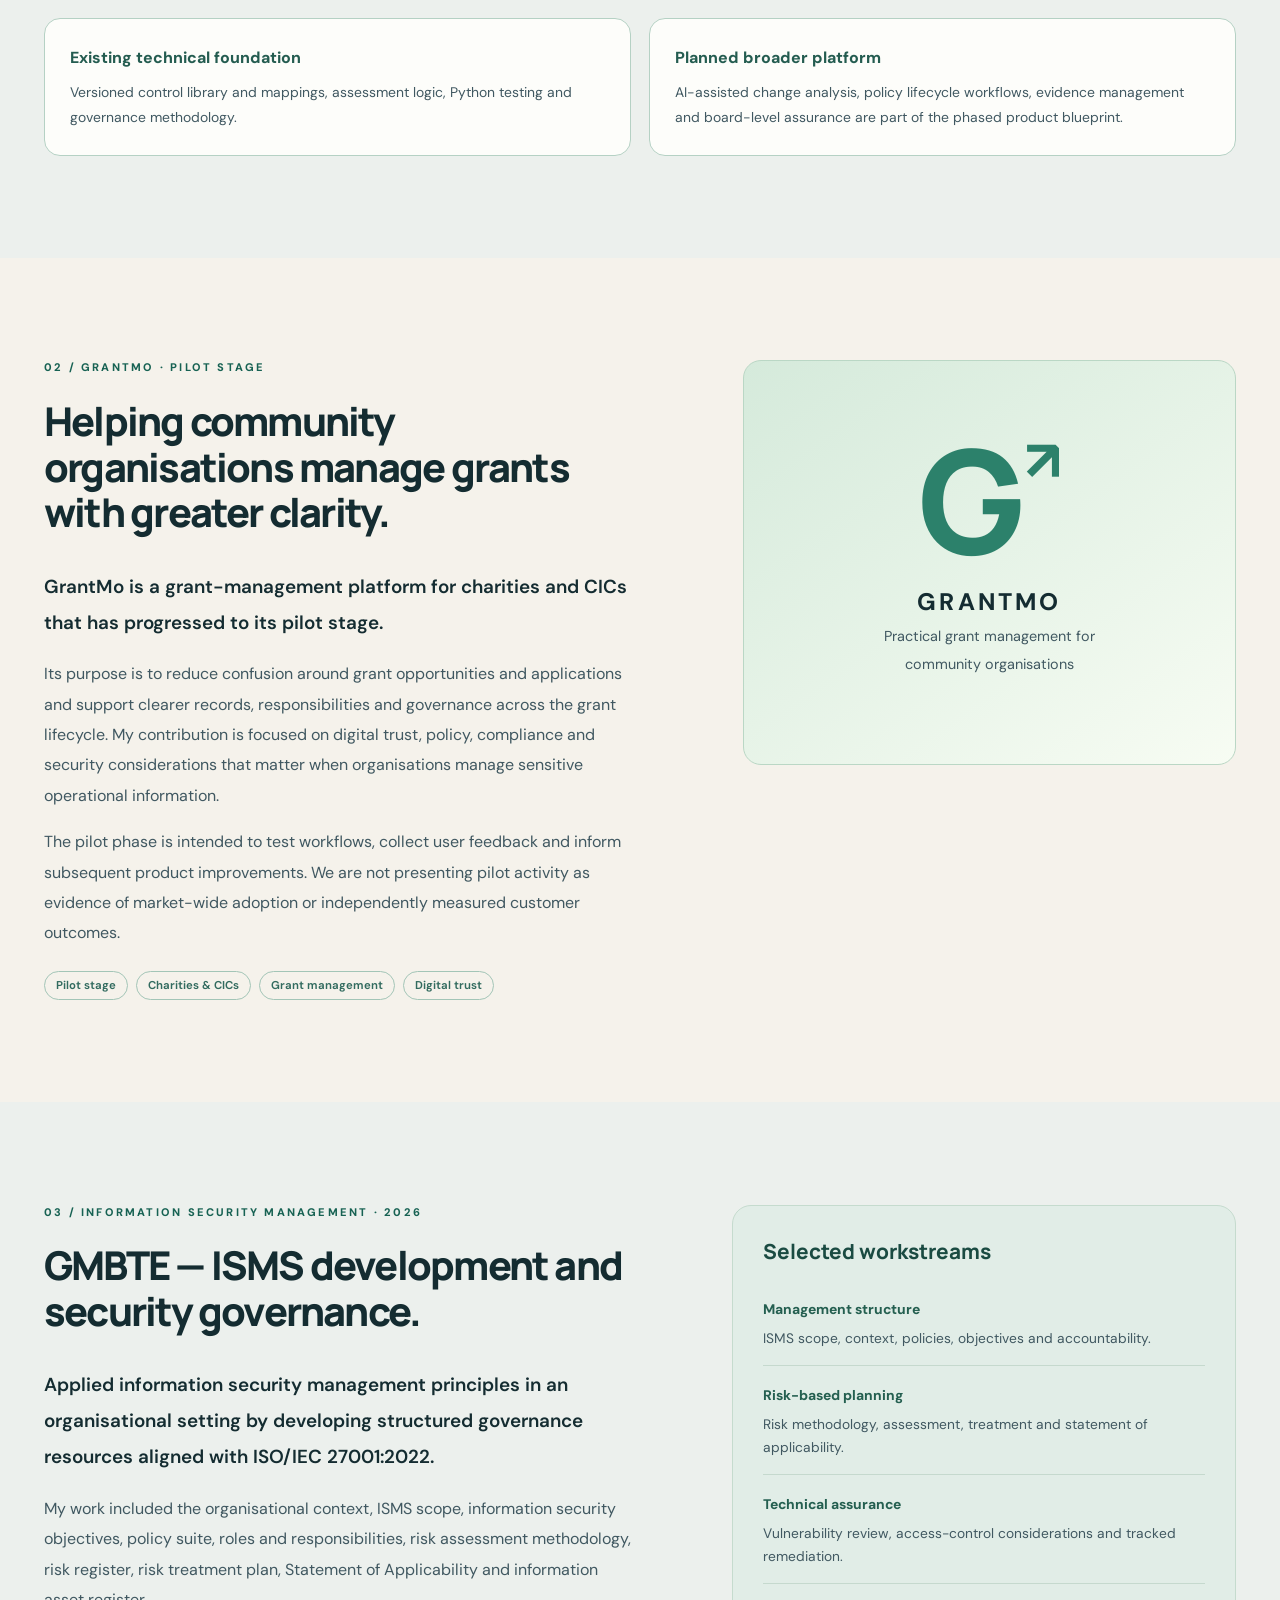
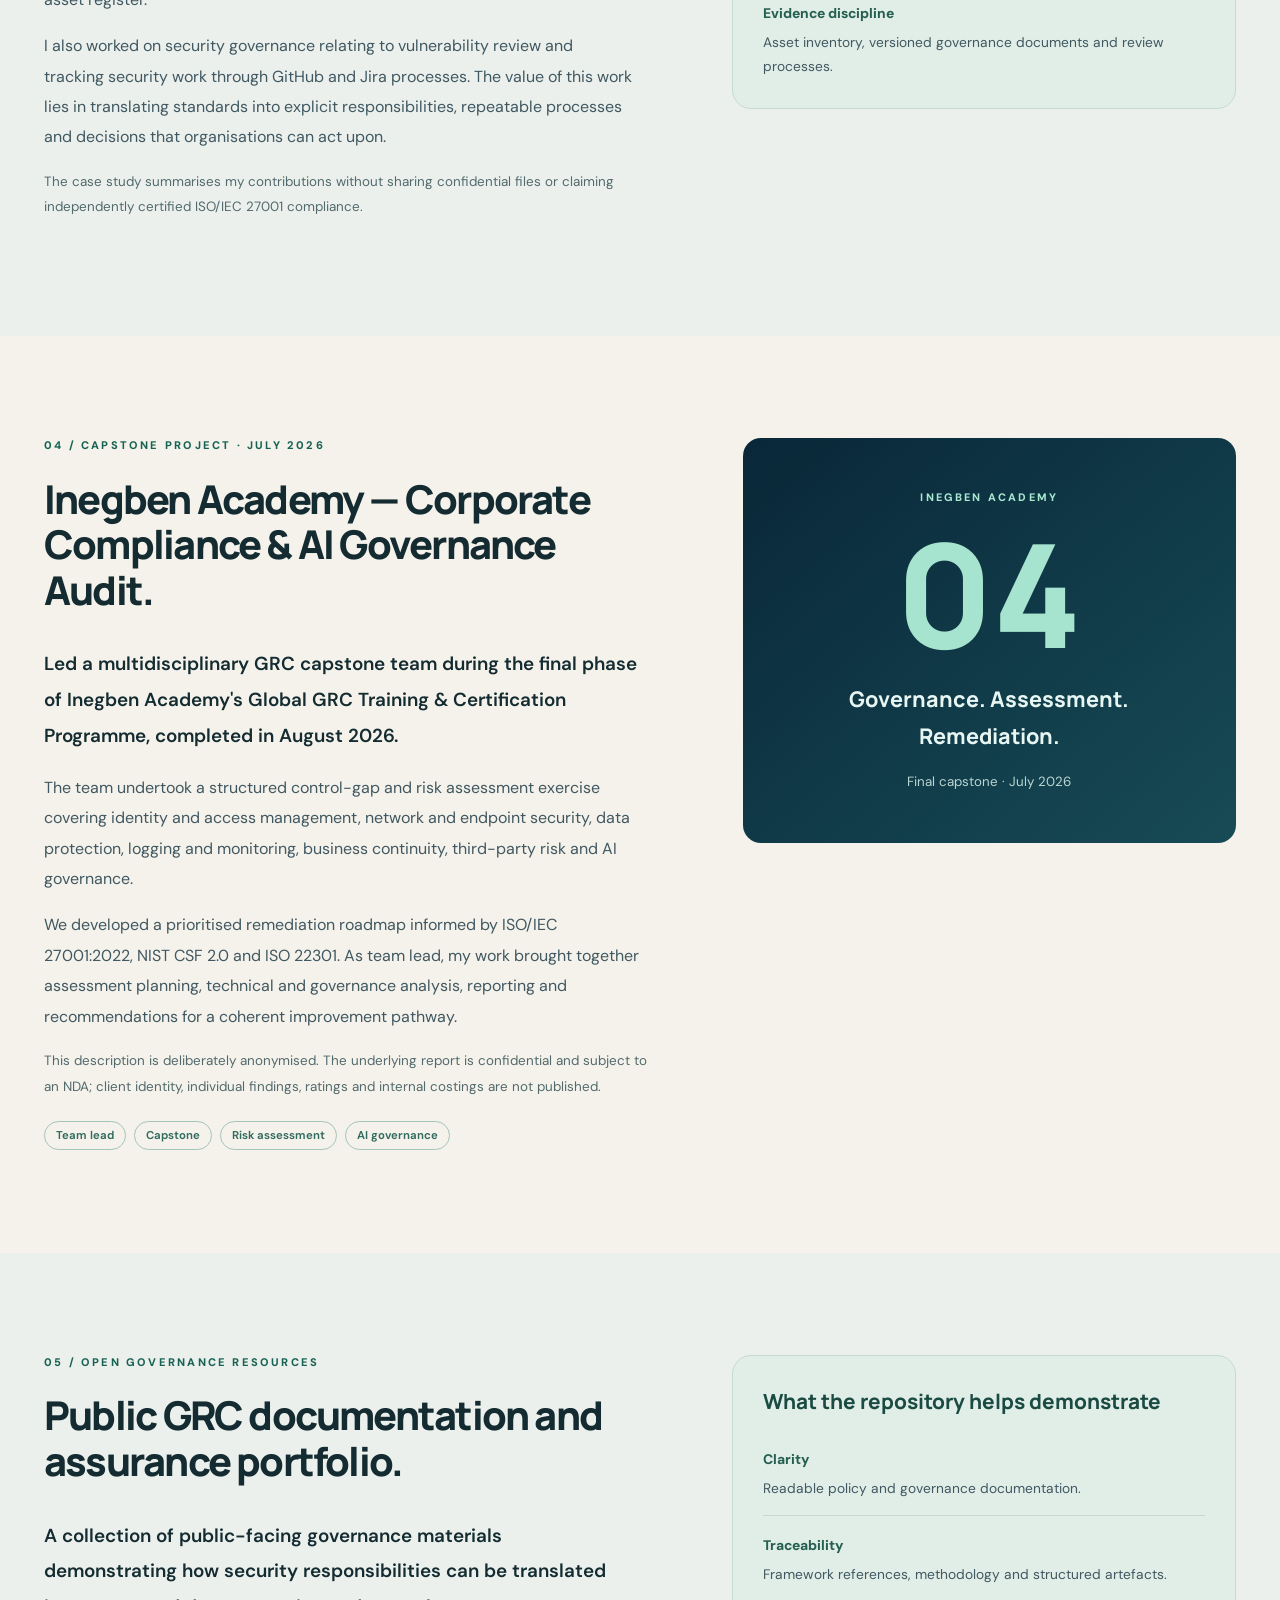
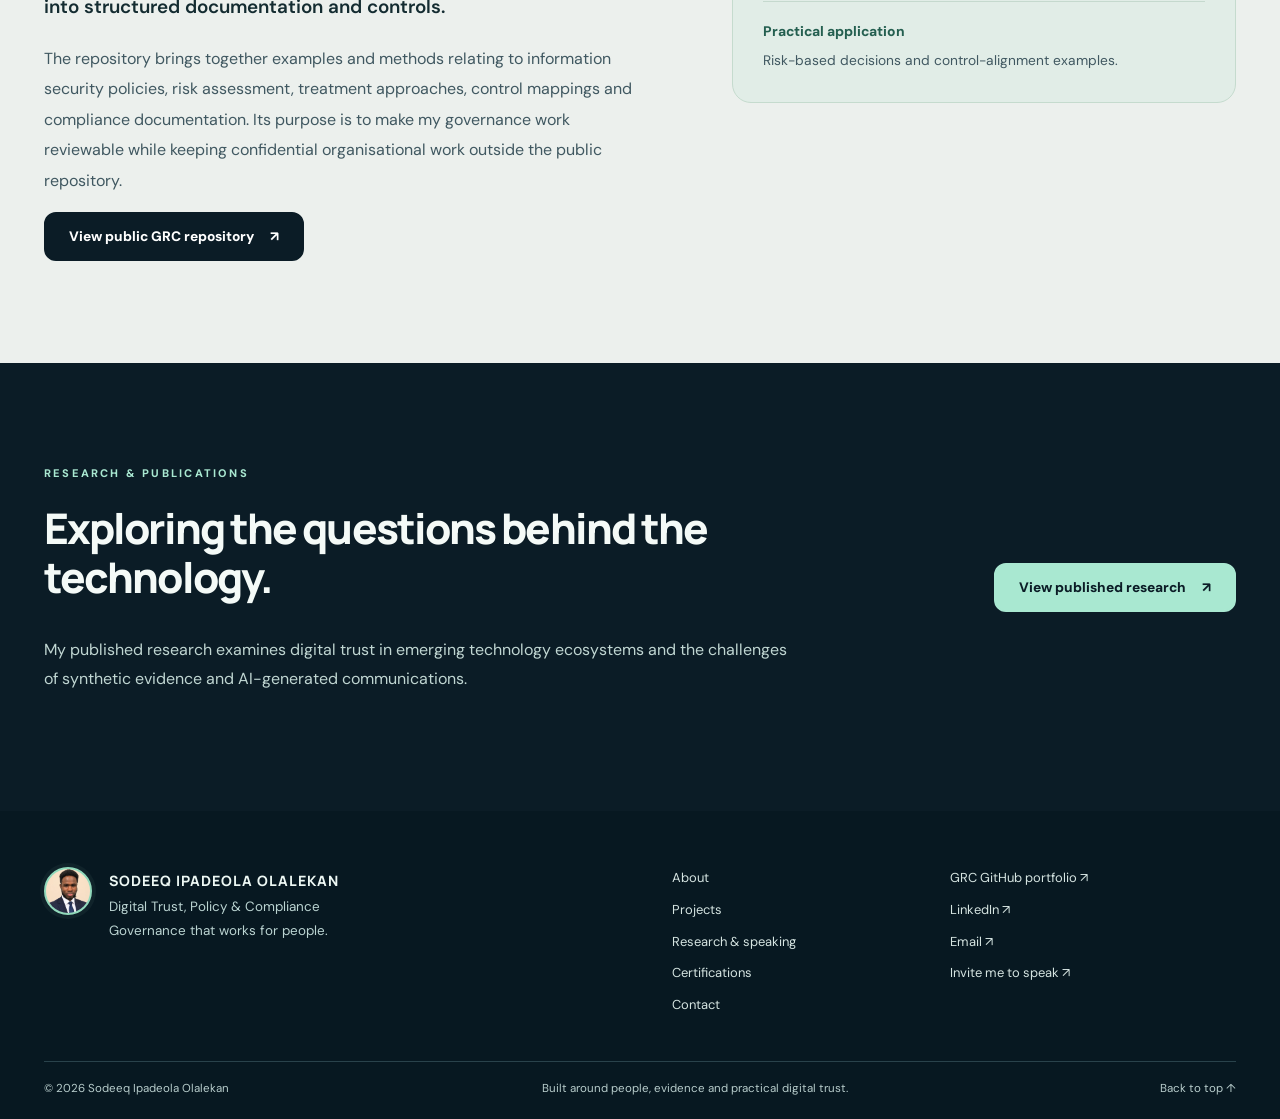
<file: projects.html>
<!DOCTYPE html><html lang="en"><head><meta charset="utf-8"><meta name="viewport" content="width=device-width, initial-scale=1"><meta name="theme-color" content="#0b1c26"><meta name="description" content="Projects including SpringTrust Compliance Hub, GrantMo, GMBTE ISMS development, Inegben Academy GRC capstone and public GRC resources."><meta property="og:type" content="website"><meta property="og:title" content="Projects | Sodeeq Ipadeola Olalekan"><meta property="og:description" content="Projects including SpringTrust Compliance Hub, GrantMo, GMBTE ISMS development, Inegben Academy GRC capstone and public GRC resources."><meta property="og:image" content="https://olalekancybersoldiergrc.netlify.app/images/hero_profile.jpeg"><meta name="color-scheme" content="light dark"><title>Projects | Sodeeq Ipadeola Olalekan</title><link rel="icon" type="image/svg+xml" href="assets/favicon.svg"><link rel="preconnect" href="https://fonts.googleapis.com"><link rel="preconnect" href="https://fonts.gstatic.com" crossorigin><link href="https://fonts.googleapis.com/css2?family=DM+Sans:wght@400;500;600;700&family=Manrope:wght@400;500;600;700;800&display=swap" rel="stylesheet"><link rel="stylesheet" href="styles/redesign.css"><script src="js/redesign.js" defer></script></head><body><a class="skip-link" href="#main">Skip to content</a><header class="site-header" id="top"><div class="container nav-inner"><a class="brand" href="index.html" aria-label="Sodeeq Ipadeola Olalekan — homepage"><img src="images/hero_profile.jpeg" alt="" width="50" height="50"><span><strong>SODEEQ IPADEOLA OLALEKAN</strong><small>DIGITAL TRUST, POLICY &amp; COMPLIANCE</small></span></a><button class="menu-toggle" aria-controls="site-nav" aria-expanded="false" type="button" aria-label="Open menu"><span></span><span></span><span></span></button><nav class="nav-links" id="site-nav" aria-label="Main navigation"><a href="index.html" >Home</a><a href="about.html" >About</a><a href="experience.html" >Experience</a><a href="projects.html" aria-current="page">Projects</a><a href="core-competencies.html" >Expertise</a><a href="research.html" >Research & Speaking</a><a href="certifications.html" >Certifications</a><a href="contact.html" >Contact</a><a class="nav-speak" href="speaking.html">Invite me to speak <span aria-hidden="true">↗</span></a></nav></div></header><main id="main">
<section class="page-hero compact"><div class="container"><span class="eyebrow eyebrow-mint">PROJECTS &amp; SELECTED WORK</span><h1>Building practical solutions for <em>stronger governance.</em></h1><p class="page-lead narrow">These projects bring together technology, information security management, research and hands-on learning. Each is presented according to its actual stage of development and the work I can responsibly describe.</p></div></section>
<section class="section section-cream"><div class="container project-detail" id="springtrust"><div class="project-banner project-banner-green"><span>01 / SAAS PRODUCT · UNDER DEVELOPMENT</span><div class="banner-logo">SPRING<span>TRUST</span><small>COMPLIANCE HUB</small></div></div><div class="project-detail-grid"><div><span class="eyebrow">SPRINGTRUST COMPLIANCE HUB</span><h2>Compliance support designed for smaller organisations.</h2><p class="lead-in">SpringTrust is an AI-powered governance, risk, compliance, policy and assurance SaaS platform under development for UK SMEs, charities and CICs.</p><p>Smaller organisations often struggle to work out which requirements apply to them, keep policies and procedures current, understand the impact of regulatory changes and show that their controls are working. SpringTrust is being designed around those everyday challenges, rather than assuming every organisation has a dedicated compliance department.</p><p>Its guiding principle is simple: technology should help professionals make better decisions, not replace accountable human judgement.</p><div class="tags"><span>Governance &amp; compliance</span><span>Policy management</span><span>Risk &amp; assurance</span><span>Responsible AI</span></div></div><div class="project-aside"><strong>Know what applies. Know what changed. Know what it affects. Prove what works.</strong><div class="as-list"><div><b>01 / Identify</b><p>Help teams understand their relevant compliance obligations.</p></div><div><b>02 / Monitor</b><p>Support review of changes in regulations and requirements.</p></div><div><b>03 / Connect</b><p>Relate changes to policies, risks and organisational controls.</p></div><div><b>04 / Demonstrate</b><p>Build clearer evidence, review trails and assurance reporting.</p></div></div></div></div><div class="stage-box"><div><strong>Existing technical foundation</strong><p>Versioned control library and mappings, assessment logic, Python testing and governance methodology.</p></div><div><strong>Planned broader platform</strong><p>AI-assisted change analysis, policy lifecycle workflows, evidence management and board-level assurance are part of the phased product blueprint.</p></div></div></div></section>
<section class="section section-ivory"><div class="container project-detail" id="grantmo"><div class="project-detail-grid reverse"><div><span class="eyebrow">02 / GRANTMO · PILOT STAGE</span><h2>Helping community organisations manage grants with greater clarity.</h2><p class="lead-in">GrantMo is a grant-management platform for charities and CICs that has progressed to its pilot stage.</p><p>Its purpose is to reduce confusion around grant opportunities and applications and support clearer records, responsibilities and governance across the grant lifecycle. My contribution is focused on digital trust, policy, compliance and security considerations that matter when organisations manage sensitive operational information.</p><p>The pilot phase is intended to test workflows, collect user feedback and inform subsequent product improvements. We are not presenting pilot activity as evidence of market-wide adoption or independently measured customer outcomes.</p><div class="tags"><span>Pilot stage</span><span>Charities &amp; CICs</span><span>Grant management</span><span>Digital trust</span></div></div><div class="project-side-visual grant-panel"><div class="giant-g">G<span>↗</span></div><strong>GRANTMO</strong><p>Practical grant management for community organisations</p></div></div></div></section>
<section class="section section-cream"><div class="container project-detail" id="gmbte-isms"><div class="project-detail-grid"><div><span class="eyebrow">03 / INFORMATION SECURITY MANAGEMENT · 2026</span><h2>GMBTE — ISMS development and security governance.</h2><p class="lead-in">Applied information security management principles in an organisational setting by developing structured governance resources aligned with ISO/IEC 27001:2022.</p><p>My work included the organisational context, ISMS scope, information security objectives, policy suite, roles and responsibilities, risk assessment methodology, risk register, risk treatment plan, Statement of Applicability and information asset register.</p><p>I also worked on security governance relating to vulnerability review and tracking security work through GitHub and Jira processes. The value of this work lies in translating standards into explicit responsibilities, repeatable processes and decisions that organisations can act upon.</p><p class="discreet-note">The case study summarises my contributions without sharing confidential files or claiming independently certified ISO/IEC 27001 compliance.</p></div><div class="project-aside"><strong>Selected workstreams</strong><div class="as-list"><div><b>Management structure</b><p>ISMS scope, context, policies, objectives and accountability.</p></div><div><b>Risk-based planning</b><p>Risk methodology, assessment, treatment and statement of applicability.</p></div><div><b>Technical assurance</b><p>Vulnerability review, access-control considerations and tracked remediation.</p></div><div><b>Evidence discipline</b><p>Asset inventory, versioned governance documents and review processes.</p></div></div></div></div></div></section>
<section class="section section-ivory"><div class="container project-detail" id="inegben-capstone"><div class="project-detail-grid reverse"><div><span class="eyebrow">04 / CAPSTONE PROJECT · JULY 2026</span><h2>Inegben Academy — Corporate Compliance &amp; AI Governance Audit.</h2><p class="lead-in">Led a multidisciplinary GRC capstone team during the final phase of Inegben Academy's Global GRC Training &amp; Certification Programme, completed in August 2026.</p><p>The team undertook a structured control-gap and risk assessment exercise covering identity and access management, network and endpoint security, data protection, logging and monitoring, business continuity, third-party risk and AI governance.</p><p>We developed a prioritised remediation roadmap informed by ISO/IEC 27001:2022, NIST CSF 2.0 and ISO 22301. As team lead, my work brought together assessment planning, technical and governance analysis, reporting and recommendations for a coherent improvement pathway.</p><p class="discreet-note">This description is deliberately anonymised. The underlying report is confidential and subject to an NDA; client identity, individual findings, ratings and internal costings are not published.</p><div class="tags"><span>Team lead</span><span>Capstone</span><span>Risk assessment</span><span>AI governance</span></div></div><div class="project-side-visual capstone-panel"><span>INEGBEN ACADEMY</span><div class="big-number">04</div><strong>Governance. Assessment. Remediation.</strong><small>Final capstone · July 2026</small></div></div></div></section>
<section class="section section-cream"><div class="container project-detail" id="grc-portfolio"><div class="project-detail-grid"><div><span class="eyebrow">05 / OPEN GOVERNANCE RESOURCES</span><h2>Public GRC documentation and assurance portfolio.</h2><p class="lead-in">A collection of public-facing governance materials demonstrating how security responsibilities can be translated into structured documentation and controls.</p><p>The repository brings together examples and methods relating to information security policies, risk assessment, treatment approaches, control mappings and compliance documentation. Its purpose is to make my governance work reviewable while keeping confidential organisational work outside the public repository.</p><a class="btn btn-dark" href="https://github.com/SIOlalekan/grc-portfolio">View public GRC repository<span aria-hidden="true">↗</span></a></div><div class="project-aside"><strong>What the repository helps demonstrate</strong><div class="as-list"><div><b>Clarity</b><p>Readable policy and governance documentation.</p></div><div><b>Traceability</b><p>Framework references, methodology and structured artefacts.</p></div><div><b>Practical application</b><p>Risk-based decisions and control-alignment examples.</p></div></div></div></div></div></section>
<section class="section section-navy"><div class="container dual-cta"><div><span class="eyebrow eyebrow-mint">RESEARCH &amp; PUBLICATIONS</span><h2>Exploring the questions behind the technology.</h2><p>My published research examines digital trust in emerging technology ecosystems and the challenges of synthetic evidence and AI-generated communications.</p></div><a class="btn btn-primary" href="research.html#publications">View published research<span aria-hidden="true">↗</span></a></div></section>
</main><footer class="site-footer"><div class="container footer-layout"><div class="footer-id"><img src="images/hero_profile.jpeg" width="56" height="56" alt=""><div><strong>SODEEQ IPADEOLA OLALEKAN</strong><p>Digital Trust, Policy &amp; Compliance<br>Governance that works for people.</p></div></div><div class="footer-menu"><a href="about.html">About</a><a href="projects.html">Projects</a><a href="research.html">Research &amp; speaking</a><a href="certifications.html">Certifications</a><a href="contact.html">Contact</a></div><div class="footer-menu"><a href="https://github.com/SIOlalekan/grc-portfolio" target="_blank" rel="noopener noreferrer">GRC GitHub portfolio ↗</a><a href="https://www.linkedin.com/in/sodeeq-ipadeola-olalekan-7188332a0/" target="_blank" rel="noopener noreferrer">LinkedIn ↗</a><a href="mailto:olalekansodeeq083@gmail.com">Email ↗</a><a href="speaking.html">Invite me to speak ↗</a></div></div><div class="container footer-tail"><span>© <span data-year>2026</span> Sodeeq Ipadeola Olalekan</span><span>Built around people, evidence and practical digital trust.</span><a href="#top">Back to top ↑</a></div></footer></body></html>
</file>
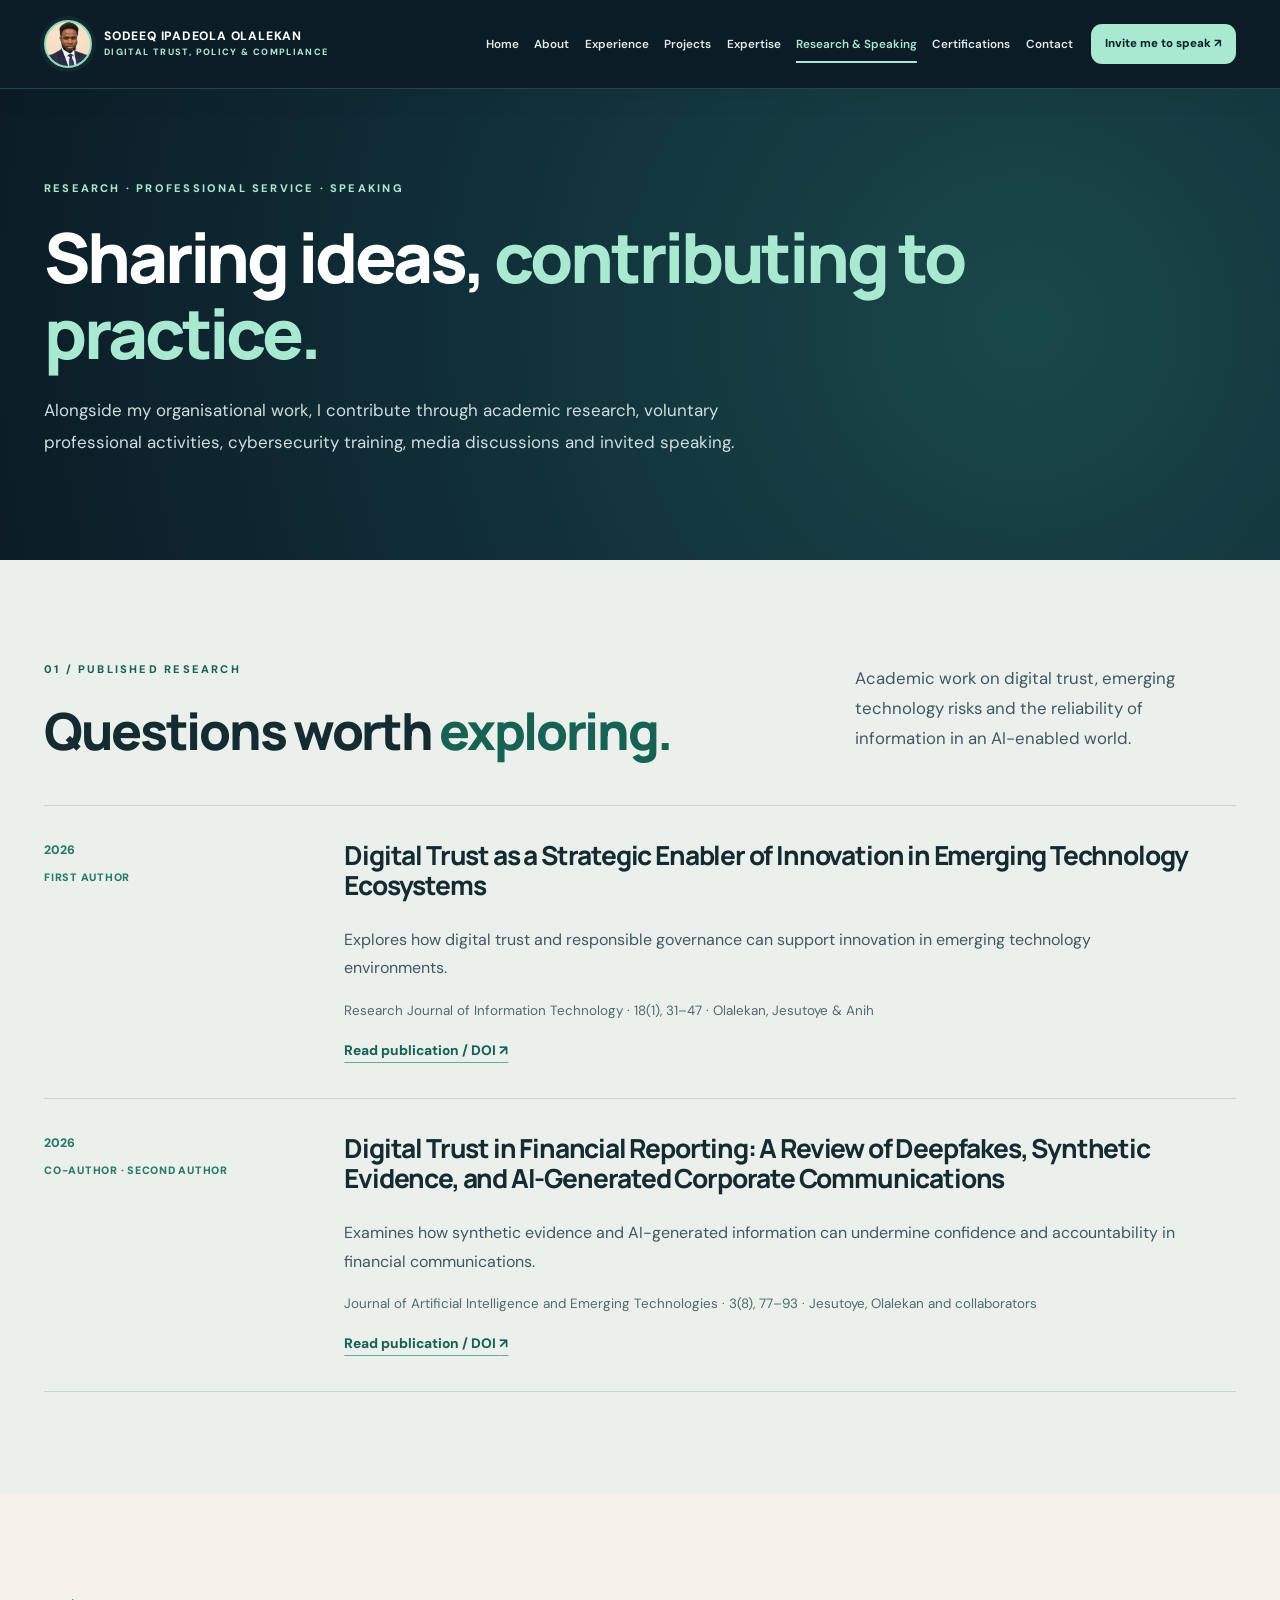
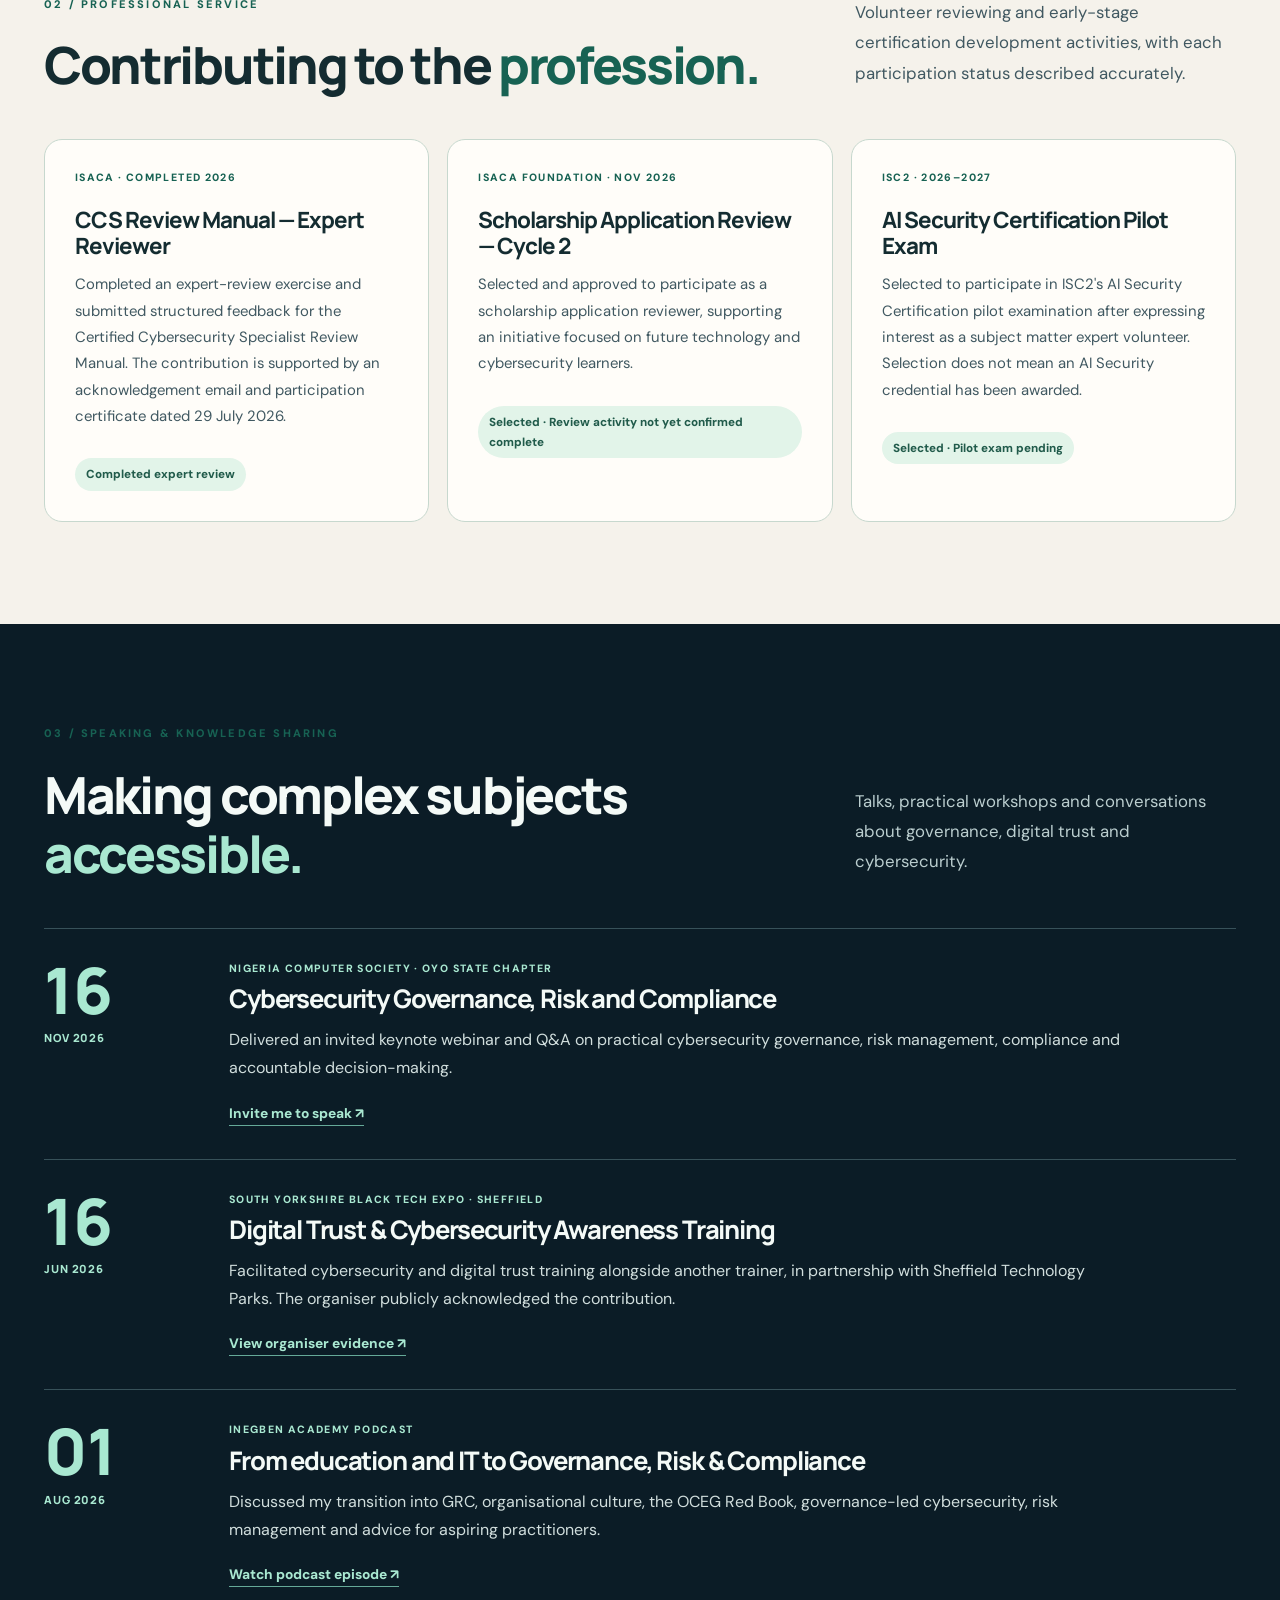
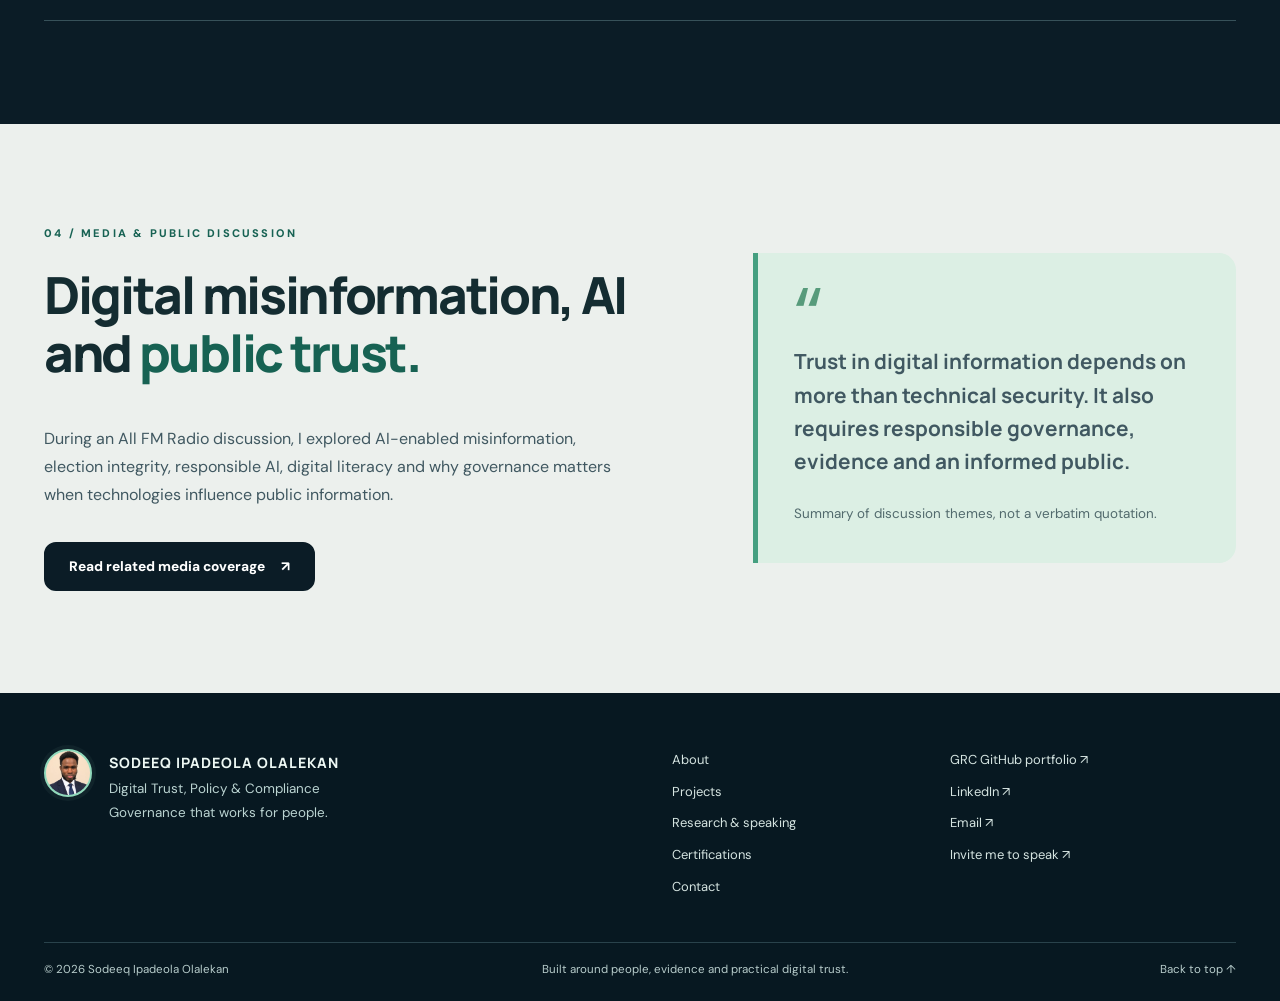
<file: research.html>
<!DOCTYPE html><html lang="en"><head><meta charset="utf-8"><meta name="viewport" content="width=device-width, initial-scale=1"><meta name="theme-color" content="#0b1c26"><meta name="description" content="Published digital trust research, ISACA and ISC2 engagements, cybersecurity training, podcast and speaking appearances."><meta property="og:type" content="website"><meta property="og:title" content="Research &amp; Speaking | Sodeeq Ipadeola Olalekan"><meta property="og:description" content="Published digital trust research, ISACA and ISC2 engagements, cybersecurity training, podcast and speaking appearances."><meta property="og:image" content="https://olalekancybersoldiergrc.netlify.app/images/hero_profile.jpeg"><meta name="color-scheme" content="light dark"><title>Research &amp; Speaking | Sodeeq Ipadeola Olalekan</title><link rel="icon" type="image/svg+xml" href="assets/favicon.svg"><link rel="preconnect" href="https://fonts.googleapis.com"><link rel="preconnect" href="https://fonts.gstatic.com" crossorigin><link href="https://fonts.googleapis.com/css2?family=DM+Sans:wght@400;500;600;700&family=Manrope:wght@400;500;600;700;800&display=swap" rel="stylesheet"><link rel="stylesheet" href="styles/redesign.css"><script src="js/redesign.js" defer></script></head><body><a class="skip-link" href="#main">Skip to content</a><header class="site-header" id="top"><div class="container nav-inner"><a class="brand" href="index.html" aria-label="Sodeeq Ipadeola Olalekan — homepage"><img src="images/hero_profile.jpeg" alt="" width="50" height="50"><span><strong>SODEEQ IPADEOLA OLALEKAN</strong><small>DIGITAL TRUST, POLICY &amp; COMPLIANCE</small></span></a><button class="menu-toggle" aria-controls="site-nav" aria-expanded="false" type="button" aria-label="Open menu"><span></span><span></span><span></span></button><nav class="nav-links" id="site-nav" aria-label="Main navigation"><a href="index.html" >Home</a><a href="about.html" >About</a><a href="experience.html" >Experience</a><a href="projects.html" >Projects</a><a href="core-competencies.html" >Expertise</a><a href="research.html" aria-current="page">Research & Speaking</a><a href="certifications.html" >Certifications</a><a href="contact.html" >Contact</a><a class="nav-speak" href="speaking.html">Invite me to speak <span aria-hidden="true">↗</span></a></nav></div></header><main id="main">
<section class="page-hero compact"><div class="container"><span class="eyebrow eyebrow-mint">RESEARCH · PROFESSIONAL SERVICE · SPEAKING</span><h1>Sharing ideas, <em>contributing to practice.</em></h1><p class="page-lead narrow">Alongside my organisational work, I contribute through academic research, voluntary professional activities, cybersecurity training, media discussions and invited speaking.</p></div></section>
<section class="section section-cream" id="publications"><div class="container"><div class="section-head"><div><span class="eyebrow">01 / PUBLISHED RESEARCH</span><h2>Questions worth <em>exploring.</em></h2></div><p>Academic work on digital trust, emerging technology risks and the reliability of information in an AI-enabled world.</p></div><div class="publication-list"><article><div class="pub-meta">2026 <span>FIRST AUTHOR</span></div><div><h3>Digital Trust as a Strategic Enabler of Innovation in Emerging Technology Ecosystems</h3><p>Explores how digital trust and responsible governance can support innovation in emerging technology environments.</p><p class="tiny">Research Journal of Information Technology · 18(1), 31–47 · Olalekan, Jesutoye &amp; Anih</p><a href="https://doi.org/10.3923/rjit.2026.31.47" class="inline-link ">Read publication / DOI <span aria-hidden="true">↗</span></a></div></article><article><div class="pub-meta">2026 <span>CO-AUTHOR · SECOND AUTHOR</span></div><div><h3>Digital Trust in Financial Reporting: A Review of Deepfakes, Synthetic Evidence, and AI-Generated Corporate Communications</h3><p>Examines how synthetic evidence and AI-generated information can undermine confidence and accountability in financial communications.</p><p class="tiny">Journal of Artificial Intelligence and Emerging Technologies · 3(8), 77–93 · Jesutoye, Olalekan and collaborators</p><a href="https://doi.org/10.47001/JAIET/2026.308008" class="inline-link ">Read publication / DOI <span aria-hidden="true">↗</span></a></div></article></div></div></section>
<section class="section section-ivory" id="service"><div class="container"><div class="section-head"><div><span class="eyebrow">02 / PROFESSIONAL SERVICE</span><h2>Contributing to the <em>profession.</em></h2></div><p>Volunteer reviewing and early-stage certification development activities, with each participation status described accurately.</p></div><div class="service-grid"><article><span class="microtag">ISACA · COMPLETED 2026</span><h3>CCS Review Manual — Expert Reviewer</h3><p>Completed an expert-review exercise and submitted structured feedback for the Certified Cybersecurity Specialist Review Manual. The contribution is supported by an acknowledgement email and participation certificate dated 29 July 2026.</p><span class="small-state">Completed expert review</span></article><article><span class="microtag">ISACA FOUNDATION · NOV 2026</span><h3>Scholarship Application Review — Cycle 2</h3><p>Selected and approved to participate as a scholarship application reviewer, supporting an initiative focused on future technology and cybersecurity learners.</p><span class="small-state">Selected · Review activity not yet confirmed complete</span></article><article><span class="microtag">ISC2 · 2026–2027</span><h3>AI Security Certification Pilot Exam</h3><p>Selected to participate in ISC2's AI Security Certification pilot examination after expressing interest as a subject matter expert volunteer. Selection does not mean an AI Security credential has been awarded.</p><span class="small-state">Selected · Pilot exam pending</span></article></div></div></section>
<section class="section section-navy" id="speaking"><div class="container"><div class="section-head"><div><span class="eyebrow">03 / SPEAKING &amp; KNOWLEDGE SHARING</span><h2>Making complex subjects <em>accessible.</em></h2></div><p>Talks, practical workshops and conversations about governance, digital trust and cybersecurity.</p></div><div class="event-list"><article><div class="event-date">16 <span>NOV 2026</span></div><div><span class="microtag">NIGERIA COMPUTER SOCIETY · OYO STATE CHAPTER</span><h3>Cybersecurity Governance, Risk and Compliance</h3><p>Delivered an invited keynote webinar and Q&amp;A on practical cybersecurity governance, risk management, compliance and accountable decision-making.</p><a href="speaking.html" class="inline-link link-mint">Invite me to speak <span aria-hidden="true">↗</span></a></div></article><article><div class="event-date">16 <span>JUN 2026</span></div><div><span class="microtag">SOUTH YORKSHIRE BLACK TECH EXPO · SHEFFIELD</span><h3>Digital Trust &amp; Cybersecurity Awareness Training</h3><p>Facilitated cybersecurity and digital trust training alongside another trainer, in partnership with Sheffield Technology Parks. The organiser publicly acknowledged the contribution.</p><a href="https://www.linkedin.com/posts/south-yorkshire-black-tech-expo-sybte_sybte-southyorkshireblacktechexpo-sybte-activity-7472722350174781441-CEpD" class="inline-link link-mint">View organiser evidence <span aria-hidden="true">↗</span></a></div></article><article><div class="event-date">01 <span>AUG 2026</span></div><div><span class="microtag">INEGBEN ACADEMY PODCAST</span><h3>From education and IT to Governance, Risk &amp; Compliance</h3><p>Discussed my transition into GRC, organisational culture, the OCEG Red Book, governance-led cybersecurity, risk management and advice for aspiring practitioners.</p><a href="https://www.youtube.com/watch?v=hvaIubbtwE0" class="inline-link link-mint">Watch podcast episode <span aria-hidden="true">↗</span></a></div></article></div></div></section>
<section class="section section-cream" id="media"><div class="container media-split"><div><span class="eyebrow">04 / MEDIA &amp; PUBLIC DISCUSSION</span><h2>Digital misinformation, AI and <em>public trust.</em></h2><p>During an All FM Radio discussion, I explored AI-enabled misinformation, election integrity, responsible AI, digital literacy and why governance matters when technologies influence public information.</p><a class="btn btn-dark" href="https://moafricanews.com/digital-trust-now-bigger-challenge-than-cybersecurity-warns-it-expert/">Read related media coverage<span aria-hidden="true">↗</span></a></div><div class="media-quote"><span class="quote-glyph">“</span><p>Trust in digital information depends on more than technical security. It also requires responsible governance, evidence and an informed public.</p><span class="tiny">Summary of discussion themes, not a verbatim quotation.</span></div></div></section>
</main><footer class="site-footer"><div class="container footer-layout"><div class="footer-id"><img src="images/hero_profile.jpeg" width="56" height="56" alt=""><div><strong>SODEEQ IPADEOLA OLALEKAN</strong><p>Digital Trust, Policy &amp; Compliance<br>Governance that works for people.</p></div></div><div class="footer-menu"><a href="about.html">About</a><a href="projects.html">Projects</a><a href="research.html">Research &amp; speaking</a><a href="certifications.html">Certifications</a><a href="contact.html">Contact</a></div><div class="footer-menu"><a href="https://github.com/SIOlalekan/grc-portfolio" target="_blank" rel="noopener noreferrer">GRC GitHub portfolio ↗</a><a href="https://www.linkedin.com/in/sodeeq-ipadeola-olalekan-7188332a0/" target="_blank" rel="noopener noreferrer">LinkedIn ↗</a><a href="mailto:olalekansodeeq083@gmail.com">Email ↗</a><a href="speaking.html">Invite me to speak ↗</a></div></div><div class="container footer-tail"><span>© <span data-year>2026</span> Sodeeq Ipadeola Olalekan</span><span>Built around people, evidence and practical digital trust.</span><a href="#top">Back to top ↑</a></div></footer></body></html>
</file>
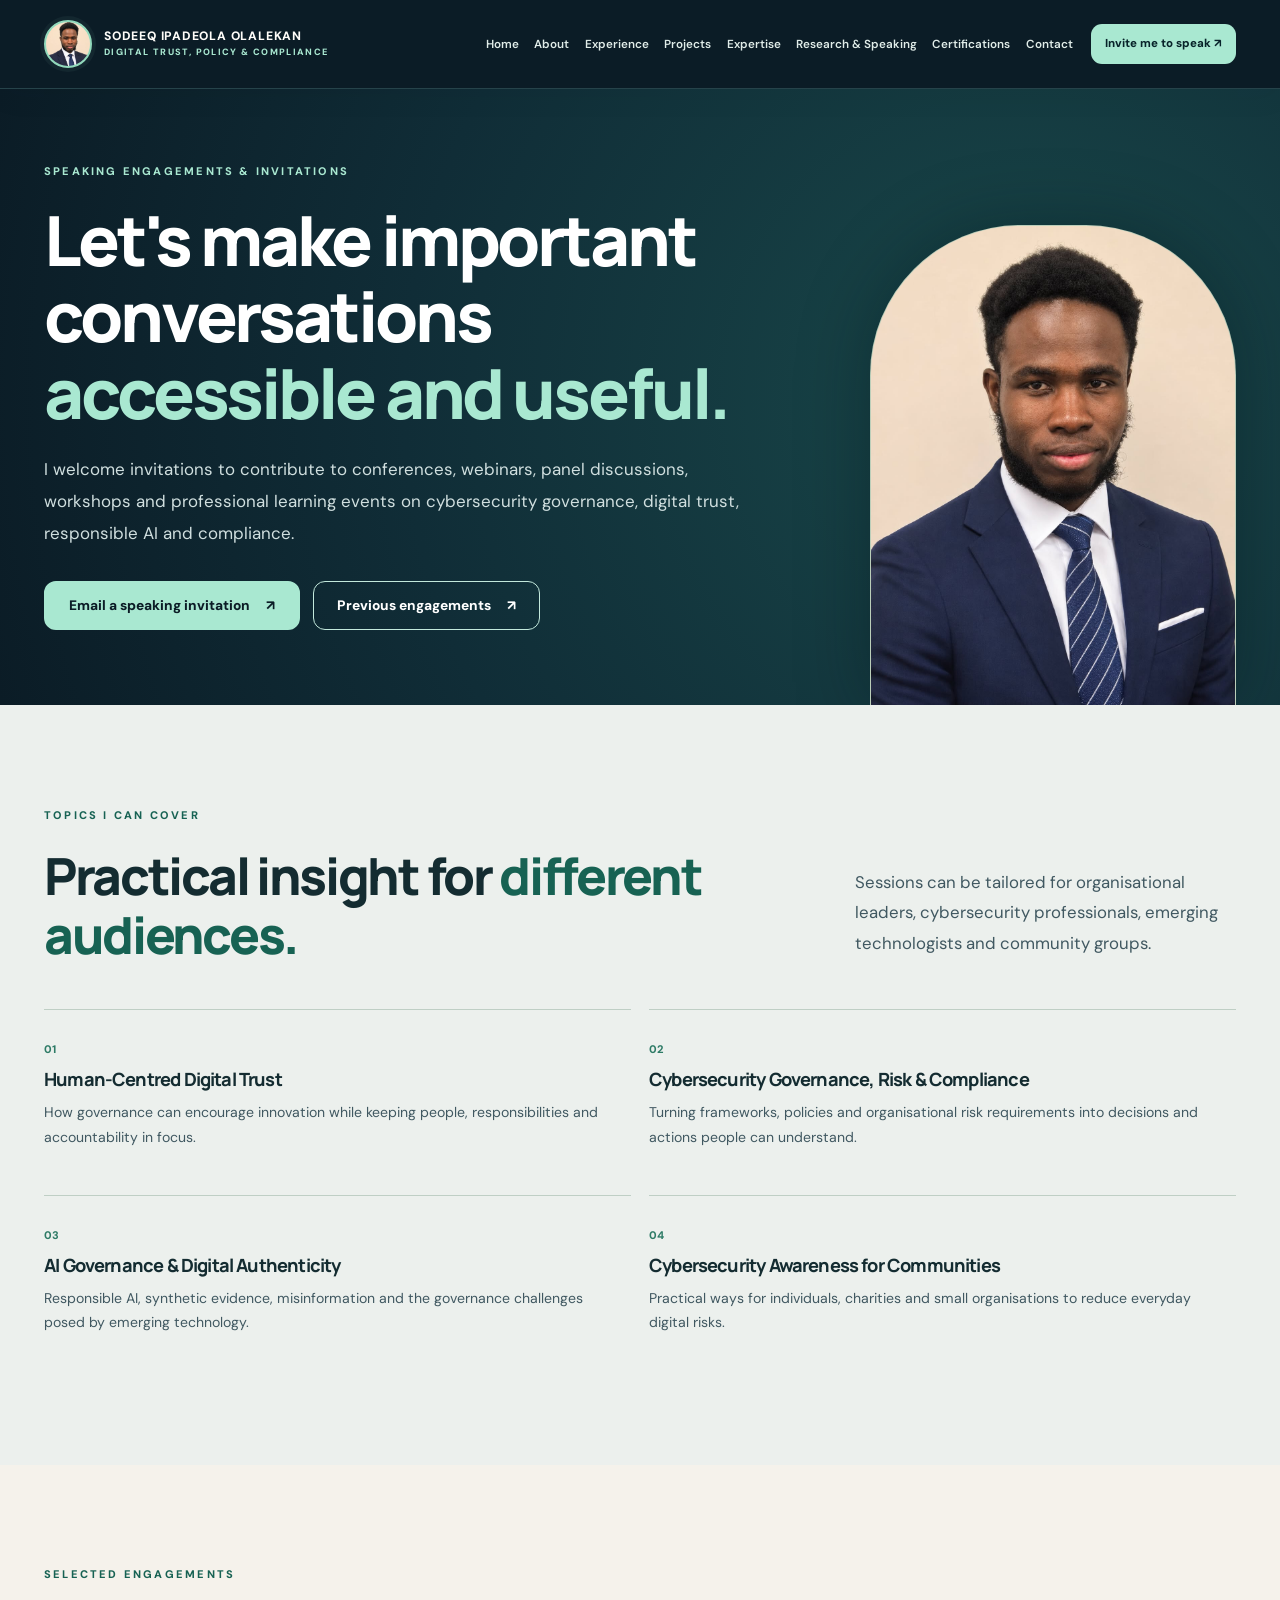
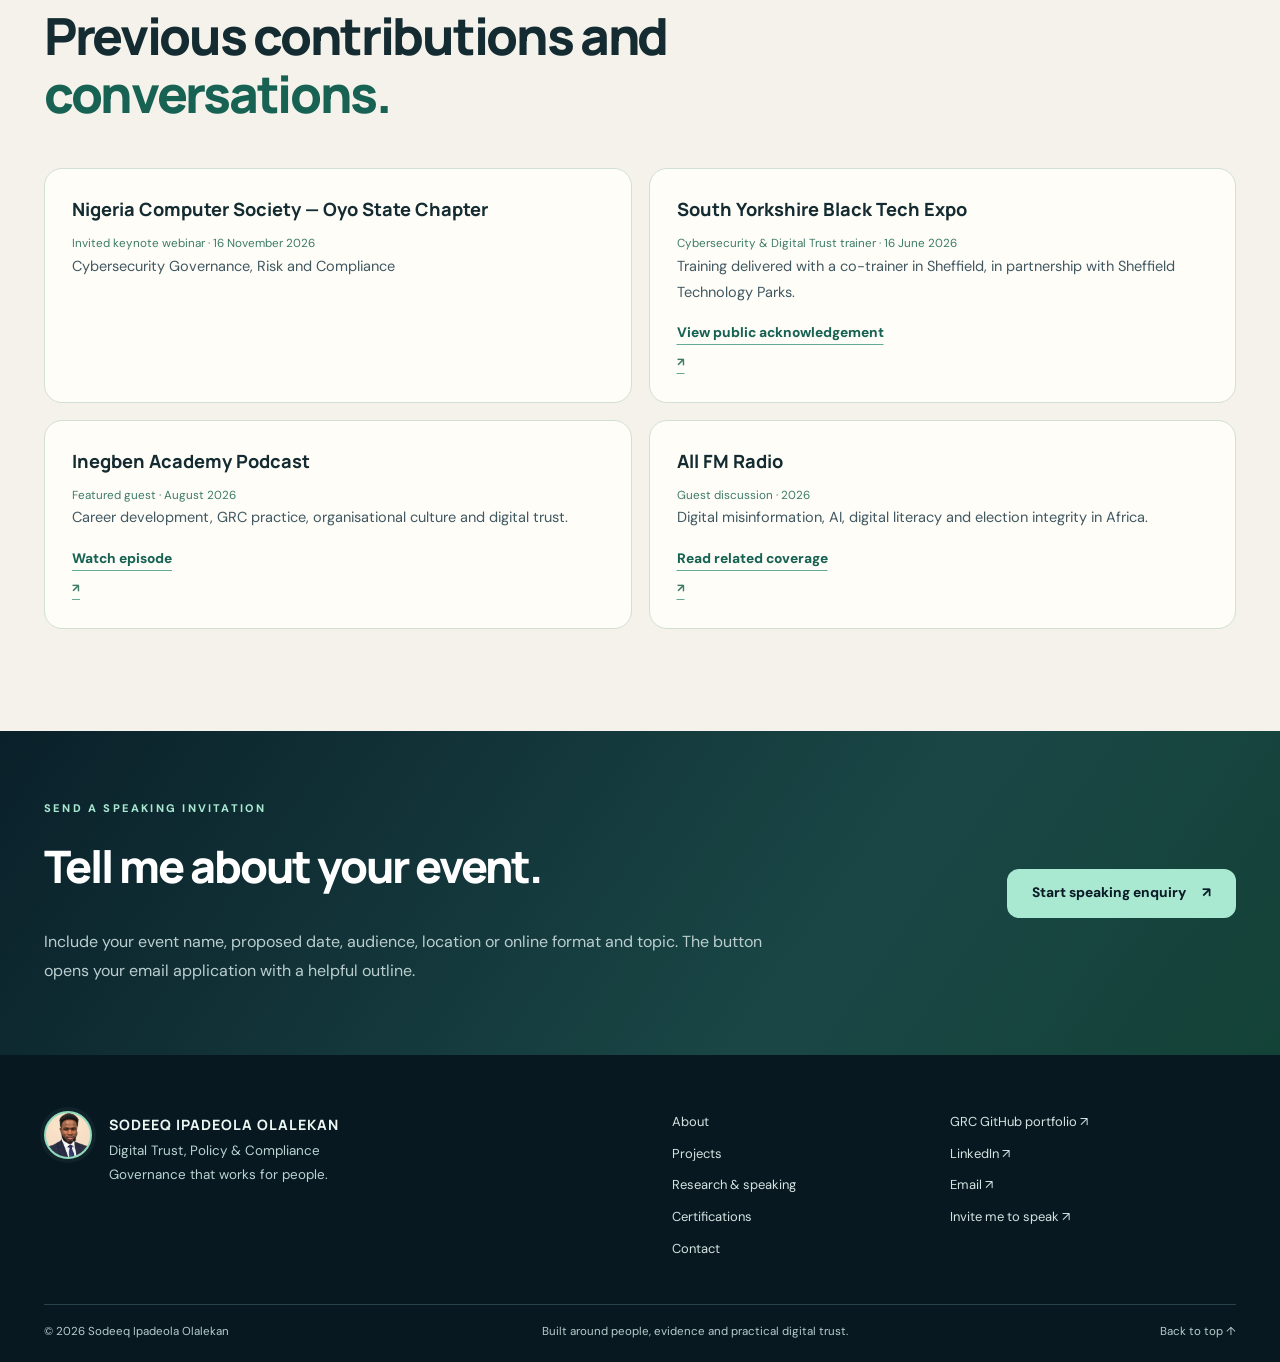
<file: speaking.html>
<!DOCTYPE html><html lang="en"><head><meta charset="utf-8"><meta name="viewport" content="width=device-width, initial-scale=1"><meta name="theme-color" content="#0b1c26"><meta name="description" content="Speaking enquiries for Sodeeq Ipadeola Olalekan: digital trust, cybersecurity governance, GRC and responsible AI."><meta property="og:type" content="website"><meta property="og:title" content="Invite Me to Speak | Sodeeq Ipadeola Olalekan"><meta property="og:description" content="Speaking enquiries for Sodeeq Ipadeola Olalekan: digital trust, cybersecurity governance, GRC and responsible AI."><meta property="og:image" content="https://olalekancybersoldiergrc.netlify.app/images/hero_profile.jpeg"><meta name="color-scheme" content="light dark"><title>Invite Me to Speak | Sodeeq Ipadeola Olalekan</title><link rel="icon" type="image/svg+xml" href="assets/favicon.svg"><link rel="preconnect" href="https://fonts.googleapis.com"><link rel="preconnect" href="https://fonts.gstatic.com" crossorigin><link href="https://fonts.googleapis.com/css2?family=DM+Sans:wght@400;500;600;700&family=Manrope:wght@400;500;600;700;800&display=swap" rel="stylesheet"><link rel="stylesheet" href="styles/redesign.css"><script src="js/redesign.js" defer></script></head><body><a class="skip-link" href="#main">Skip to content</a><header class="site-header" id="top"><div class="container nav-inner"><a class="brand" href="index.html" aria-label="Sodeeq Ipadeola Olalekan — homepage"><img src="images/hero_profile.jpeg" alt="" width="50" height="50"><span><strong>SODEEQ IPADEOLA OLALEKAN</strong><small>DIGITAL TRUST, POLICY &amp; COMPLIANCE</small></span></a><button class="menu-toggle" aria-controls="site-nav" aria-expanded="false" type="button" aria-label="Open menu"><span></span><span></span><span></span></button><nav class="nav-links" id="site-nav" aria-label="Main navigation"><a href="index.html" >Home</a><a href="about.html" >About</a><a href="experience.html" >Experience</a><a href="projects.html" >Projects</a><a href="core-competencies.html" >Expertise</a><a href="research.html" >Research & Speaking</a><a href="certifications.html" >Certifications</a><a href="contact.html" >Contact</a><a class="nav-speak" href="speaking.html">Invite me to speak <span aria-hidden="true">↗</span></a></nav></div></header><main id="main">
<section class="page-hero"><div class="container page-hero-split"><div><span class="eyebrow eyebrow-mint">SPEAKING ENGAGEMENTS &amp; INVITATIONS</span><h1>Let's make important conversations <em>accessible and useful.</em></h1><p class="page-lead">I welcome invitations to contribute to conferences, webinars, panel discussions, workshops and professional learning events on cybersecurity governance, digital trust, responsible AI and compliance.</p><div class="actions"><a class="btn btn-primary" href="mailto:olalekansodeeq083@gmail.com?subject=Speaking%20Engagement%20Invitation%20%E2%80%94%20Sodeeq%20Ipadeola%20Olalekan&amp;body=Hello%20Sodeeq%2C%0A%0AI%20would%20like%20to%20invite%20you%20to%20speak%20at%3A%0A%0AEvent%20name%3A%0ADate%20and%20time%3A%0ALocation%20/%20online%3A%0AAudience%20and%20expected%20attendance%3A%0ASuggested%20topic%3A%0AContact%20name%20and%20organisation%3A%0A%0AThank%20you.">Email a speaking invitation<span aria-hidden="true">↗</span></a><a class="btn btn-outline" href="research.html#speaking">Previous engagements<span aria-hidden="true">↗</span></a></div></div><div class="page-photo"><img src="images/hero_profile_cyber.jpeg" width="1086" height="1435" alt="Portrait of Sodeeq Ipadeola Olalekan in a navy suit"></div></div></section>
<section class="section section-cream"><div class="container"><div class="section-head"><div><span class="eyebrow">TOPICS I CAN COVER</span><h2>Practical insight for <em>different audiences.</em></h2></div><p>Sessions can be tailored for organisational leaders, cybersecurity professionals, emerging technologists and community groups.</p></div><div class="topics-grid"><article><span>01</span><h3>Human-Centred Digital Trust</h3><p>How governance can encourage innovation while keeping people, responsibilities and accountability in focus.</p></article><article><span>02</span><h3>Cybersecurity Governance, Risk &amp; Compliance</h3><p>Turning frameworks, policies and organisational risk requirements into decisions and actions people can understand.</p></article><article><span>03</span><h3>AI Governance &amp; Digital Authenticity</h3><p>Responsible AI, synthetic evidence, misinformation and the governance challenges posed by emerging technology.</p></article><article><span>04</span><h3>Cybersecurity Awareness for Communities</h3><p>Practical ways for individuals, charities and small organisations to reduce everyday digital risks.</p></article></div></div></section>
<section class="section section-ivory"><div class="container"><div class="section-head"><div><span class="eyebrow">SELECTED ENGAGEMENTS</span><h2>Previous contributions and <em>conversations.</em></h2></div></div><div class="speaking-evidence"><div><strong>Nigeria Computer Society — Oyo State Chapter</strong><span>Invited keynote webinar · 16 November 2026</span><p>Cybersecurity Governance, Risk and Compliance</p></div><div><strong>South Yorkshire Black Tech Expo</strong><span>Cybersecurity &amp; Digital Trust trainer · 16 June 2026</span><p>Training delivered with a co-trainer in Sheffield, in partnership with Sheffield Technology Parks.</p><a href="https://www.linkedin.com/posts/south-yorkshire-black-tech-expo-sybte_sybte-southyorkshireblacktechexpo-sybte-activity-7472722350174781441-CEpD" class="inline-link ">View public acknowledgement <span aria-hidden="true">↗</span></a></div><div><strong>Inegben Academy Podcast</strong><span>Featured guest · August 2026</span><p>Career development, GRC practice, organisational culture and digital trust.</p><a href="https://www.youtube.com/watch?v=hvaIubbtwE0" class="inline-link ">Watch episode <span aria-hidden="true">↗</span></a></div><div><strong>All FM Radio</strong><span>Guest discussion · 2026</span><p>Digital misinformation, AI, digital literacy and election integrity in Africa.</p><a href="https://moafricanews.com/digital-trust-now-bigger-challenge-than-cybersecurity-warns-it-expert/" class="inline-link ">Read related coverage <span aria-hidden="true">↗</span></a></div></div></div></section>
<section class="cta-wide"><div class="container cta-inner"><div><span class="eyebrow eyebrow-mint">SEND A SPEAKING INVITATION</span><h2>Tell me about your event.</h2><p>Include your event name, proposed date, audience, location or online format and topic. The button opens your email application with a helpful outline.</p></div><a class="btn btn-primary" href="mailto:olalekansodeeq083@gmail.com?subject=Speaking%20Engagement%20Invitation%20%E2%80%94%20Sodeeq%20Ipadeola%20Olalekan&amp;body=Hello%20Sodeeq%2C%0A%0AI%20would%20like%20to%20invite%20you%20to%20speak%20at%3A%0A%0AEvent%20name%3A%0ADate%20and%20time%3A%0ALocation%20/%20online%3A%0AAudience%20and%20expected%20attendance%3A%0ASuggested%20topic%3A%0AContact%20name%20and%20organisation%3A%0A%0AThank%20you.">Start speaking enquiry<span aria-hidden="true">↗</span></a></div></section>
</main><footer class="site-footer"><div class="container footer-layout"><div class="footer-id"><img src="images/hero_profile.jpeg" width="56" height="56" alt=""><div><strong>SODEEQ IPADEOLA OLALEKAN</strong><p>Digital Trust, Policy &amp; Compliance<br>Governance that works for people.</p></div></div><div class="footer-menu"><a href="about.html">About</a><a href="projects.html">Projects</a><a href="research.html">Research &amp; speaking</a><a href="certifications.html">Certifications</a><a href="contact.html">Contact</a></div><div class="footer-menu"><a href="https://github.com/SIOlalekan/grc-portfolio" target="_blank" rel="noopener noreferrer">GRC GitHub portfolio ↗</a><a href="https://www.linkedin.com/in/sodeeq-ipadeola-olalekan-7188332a0/" target="_blank" rel="noopener noreferrer">LinkedIn ↗</a><a href="mailto:olalekansodeeq083@gmail.com">Email ↗</a><a href="speaking.html">Invite me to speak ↗</a></div></div><div class="container footer-tail"><span>© <span data-year>2026</span> Sodeeq Ipadeola Olalekan</span><span>Built around people, evidence and practical digital trust.</span><a href="#top">Back to top ↑</a></div></footer></body></html>
</file>
<file: styles/redesign.css>
:root{--navy:#0b1c26;--navy2:#102c35;--navy3:#143c40;--mint:#a9e8d1;--mint-deep:#357c6c;--mint-darker:#176253;--ivory:#f5f2eb;--cream:#ecf0ed;--white:#fffdf9;--ink:#142c31;--copy:#405861;--line:#d3ded6;--line-dark:#35505a;--coral:#e7ad8e;--max:1232px;--radius:18px;--font-body:'DM Sans',Arial,sans-serif;--font-head:'Manrope','DM Sans',Arial,sans-serif}
*,*::before,*::after{box-sizing:border-box}html{scroll-behavior:smooth;scroll-padding-top:95px}body{margin:0;font-family:var(--font-body);background:var(--ivory);color:var(--ink);font-size:16px;line-height:1.75;-webkit-font-smoothing:antialiased}a{color:inherit;text-decoration:none}button{font:inherit}img{max-width:100%;display:block}h1,h2,h3,p{margin-top:0}h1,h2,h3{font-family:var(--font-head);line-height:1.15;letter-spacing:-.045em}h1{font-size:clamp(2.65rem,5.3vw,5.6rem);font-weight:800}h2{font-size:clamp(2.15rem,4vw,3.85rem);font-weight:800}h3{font-size:clamp(1.2rem,1.75vw,1.6rem);font-weight:750}p{line-height:1.77}strong,b{font-weight:750}em{font-style:normal;color:var(--mint-darker)}.container{width:min(var(--max),calc(100% - 88px));margin:auto}.skip-link{position:absolute;z-index:100;transform:translateY(-150%);left:14px;top:14px;padding:10px 16px;background:var(--mint);color:var(--navy);border-radius:8px}.skip-link:focus{transform:none}a:focus-visible,button:focus-visible{outline:3px solid #e5b079;outline-offset:4px}
/* Navigation */
.site-header{background:var(--navy);color:var(--white);border-bottom:1px solid #26434a;position:sticky;top:0;z-index:30;box-shadow:0 8px 28px #0716200c}.nav-inner{min-height:88px;display:flex;align-items:center;justify-content:space-between;gap:25px}.brand{display:flex;align-items:center;gap:12px;flex:0 0 auto;min-width:260px}.brand img,.footer-id img{width:48px;height:48px;border-radius:50%;object-fit:cover;object-position:center 22%;border:2px solid #91d9bb;background:var(--mint);box-shadow:0 0 0 4px #a9e8d10d}.brand strong{display:block;font-size:.76rem;font-weight:800;letter-spacing:.065em;line-height:1.35}.brand small{font-size:.57rem;color:var(--mint);letter-spacing:.15em;line-height:1.5;font-weight:800;display:block;margin-top:2px}.nav-links{display:flex;align-items:center;gap:clamp(9px,1.2vw,21px)}.nav-links>a{color:#e0ece8;font-size:.73rem;white-space:nowrap;font-weight:600;transition:color .2s}.nav-links>a:hover,.nav-links>a[aria-current='page']{color:var(--mint)}.nav-links>a[aria-current='page']:not(.nav-speak){text-decoration:underline;text-underline-offset:13px;text-decoration-thickness:2px}.nav-links .nav-speak{background:var(--mint);color:#08232a;padding:10px 14px;border-radius:11px;font-size:.72rem;font-weight:800;margin-left:3px}.nav-links .nav-speak:hover{background:#cff5e4;color:var(--navy)}.menu-toggle{display:none;border:1px solid #6d9b9d;background:transparent;border-radius:12px;width:45px;height:43px;padding:10px;cursor:pointer}.menu-toggle span{display:block;height:2px;margin:5px 0;background:#d7f3e6}
/* Common */
.section{padding:clamp(68px,8vw,112px) 0}.section-cream{background:var(--cream)}.section-ivory{background:var(--ivory)}.section-navy{background:var(--navy);color:#f4faf7}.eyebrow{display:block;font-size:.69rem;letter-spacing:.2em;color:var(--mint-darker);font-weight:800;line-height:1.4;margin-bottom:23px}.eyebrow-mint{color:var(--mint)}.section-head{display:grid;grid-template-columns:minmax(0,1.5fr) minmax(240px,.8fr);gap:8%;align-items:end;margin-bottom:45px}.section-head h2{margin-bottom:0;max-width:760px}.section-head>p{color:var(--copy);font-size:1.05rem;max-width:410px;line-height:1.8;margin:0 0 6px}.section-navy .section-head>p,.cta-wide p{color:#bbcecf}.section-navy em,.page-hero em,.cta-wide em{color:var(--mint)}.btn{display:inline-flex;align-items:center;justify-content:space-between;gap:16px;min-height:49px;padding:12px 23px;border-radius:12px;font-weight:800;font-size:.86rem;line-height:1.25;transition:transform .2s,background .2s,border-color .2s}.btn:hover{transform:translateY(-2px)}.btn-primary{background:var(--mint);color:var(--navy);border:2px solid var(--mint)}.btn-primary:hover{background:#d0f5e5;border-color:#d0f5e5}.btn-outline{border:1px solid #c3e9dc;background:transparent;color:#fff}.btn-outline:hover{background:#ffffff15}.btn-dark{background:var(--navy);color:#fff;border:2px solid var(--navy)}.btn-dark:hover{background:#20505b;border-color:#20505b}.actions{display:flex;flex-wrap:wrap;gap:13px;margin-top:32px}.inline-link{display:inline-block;color:var(--mint-darker);font-weight:800;font-size:.86rem;text-decoration:underline;text-underline-offset:7px;text-decoration-color:#65a998;transition:color .2s}.inline-link:hover{color:#113d36}.link-mint,.section-navy .inline-link{color:var(--mint)}.section-navy .inline-link:hover{color:#fff}.microtag{display:block;color:var(--mint-darker);font-size:.66rem;letter-spacing:.13em;font-weight:800;line-height:1.5}.tags{display:flex;flex-wrap:wrap;gap:8px;margin-top:22px}.tags>span{display:inline-block;padding:5px 11px;border-radius:50px;border:1px solid #a3c5b7;color:#326b5f;font-size:.71rem;font-weight:650;line-height:1.5}.small-state{display:inline-block;margin-top:14px;background:#e2f4e9;border-radius:30px;color:#215b4b;font-size:.73rem;font-weight:800;padding:6px 11px}.discreet-note,.tiny,.privacy-note{font-size:.84rem!important;color:#526a6d!important;line-height:1.75}.lead-in{font-size:1.18rem;font-weight:600;line-height:1.75;color:var(--ink)}
/* Home intro */
.hero{background:radial-gradient(ellipse at 78% 40%,#1a5050 0%,#0b2730 52%,var(--navy) 95%);color:#fbfcfa;overflow:hidden}.hero-layout{display:grid;grid-template-columns:minmax(0,1.12fr) minmax(330px,.84fr);gap:clamp(35px,5vw,88px);align-items:center;min-height:650px;padding-top:45px;padding-bottom:45px}.hero-intro{padding:28px 0}.hero-intro h1{margin:12px 0 19px;font-size:clamp(3.25rem,5.3vw,5.25rem);max-width:690px;line-height:1.085;letter-spacing:-.068em}.hero-intro h1 span{color:var(--mint)}.hero-intro h2{font-size:clamp(1.1rem,1.6vw,1.46rem);letter-spacing:-.025em;color:#ecf6f1;line-height:1.55;font-weight:750;max-width:660px;margin-bottom:15px}.hero-intro>p{color:#cededb;font-size:1.015rem;max-width:640px;line-height:1.95}.hero-note{color:#d8e7e1;font-size:.77rem;line-height:1.55;display:flex;align-items:center;gap:10px;margin-top:28px}.status-dot{width:8px;height:8px;border-radius:50%;background:var(--mint);flex-shrink:0;box-shadow:0 0 0 4px #a9e8d121}.hero-image{position:relative;align-self:stretch;display:flex;flex-direction:column;justify-content:center}.hero-frame{aspect-ratio:4/4.8;background:#e8d8c8;padding:10px;border:1px solid #b5e6d075;border-radius:170px 170px 22px 22px;overflow:hidden;box-shadow:0 24px 80px #04101955;max-height:600px}.hero-frame img{width:100%;height:100%;object-fit:cover;object-position:50% 16%;border-radius:155px 155px 15px 15px}.portrait-caption{display:flex;justify-content:space-around;gap:14px;margin:16px 5px 0;color:var(--mint);font-size:.6rem;letter-spacing:.13em;font-weight:800}.trust-strip{background:#16443f;color:#fff}.trust-strip-inner{display:grid;grid-template-columns:repeat(3,1fr)}.trust-strip-inner>div{padding:24px 22px;border-right:1px solid #517c724e}.trust-strip-inner>div:first-child{padding-left:0}.trust-strip-inner>div:last-child{border-right:0}.minor-label{display:block;font-size:.61rem;letter-spacing:.18em;font-weight:750;color:#a5e5ca;margin-bottom:2px}.trust-strip-inner strong{font-size:1rem;font-family:var(--font-head)}.section-intro-grid{display:grid;grid-template-columns:1fr 1fr;gap:10%;align-items:start}.section-intro-grid h2{max-width:650px}.intro-copy>p{font-size:1.07rem;color:var(--copy);line-height:1.9}.intro-copy>.inline-link{margin-top:12px}
/* Cards */
.feature-grid{display:grid;grid-template-columns:repeat(3,minmax(0,1fr));gap:19px}.feature-card{display:flex;flex-direction:column;overflow:hidden;border:1px solid #d4ded8;border-radius:19px;background:#fffdf8;box-shadow:0 12px 34px #1534360a}.feature-card.feature-deep,.feature-card.feature-dark{background:var(--navy2);border-color:#27545a;color:#fff}.card-top{min-height:48px;padding:16px 18px 0;display:flex;justify-content:space-between;gap:8px;align-items:start;font-weight:800;color:#216453;font-size:.56rem;letter-spacing:.11em;line-height:1.55}.feature-deep .card-top,.feature-dark .card-top{color:var(--mint)}.state{padding:4px 8px;border:1px solid #8bc6ae;color:#276653;border-radius:30px;white-space:nowrap;font-size:.61rem;letter-spacing:0;font-weight:800}.state-light{border-color:#82c4b3;color:var(--mint)}.springtrust-art,.grant-art,.isms-art{height:210px;display:flex;align-items:center;justify-content:center;position:relative;overflow:hidden;flex-direction:column}.springtrust-art{background:radial-gradient(circle at center,#226a58,#123f39 62%,#103439);border-radius:30% 30% 2% 2%}.springtrust-art::before,.springtrust-art::after{content:"";border:1px solid #7dc4a24a;border-radius:50%;position:absolute;inset:8px 90px}.springtrust-art::after{inset:-52px 35px}.springtrust-art>span{font-size:clamp(1.5rem,2.9vw,2.7rem);font-family:var(--font-head);font-weight:850;letter-spacing:-.08em;z-index:1}.springtrust-art>span span{color:var(--mint)}.springtrust-art small{z-index:1;letter-spacing:.4em;font-size:.59rem;font-weight:800;margin-top:5px}.grant-art{background:linear-gradient(132deg,#d2efe1,#f5f5ee 70%);color:var(--navy)}.grantmark{font-family:var(--font-head);font-size:7.6rem;line-height:1;font-weight:850;letter-spacing:-.1em;color:#2b806b}.grantmark span{font-size:2.6rem;position:relative;left:8px;top:-39px;color:#95cbb1}.grant-art small{font-size:.61rem;letter-spacing:.14em;font-weight:800}.isms-art{background:radial-gradient(circle at center,#234c4e,#102e36 68%);gap:9px}.isms-shield{border:3px solid var(--mint);border-radius:22px 22px 37px 37px;font-size:2rem;font-weight:800;display:flex;align-items:center;justify-content:center;color:var(--mint);width:72px;height:75px}.isms-art strong{font-size:1.9rem;letter-spacing:.14em;display:block;text-align:center}.isms-art small{font-size:.54rem;letter-spacing:.17em;color:#b9d1cf}.card-body{padding:25px 23px 29px;display:flex;flex:1;flex-direction:column;gap:6px}.card-body h3{font-size:1.43rem;letter-spacing:-.045em;margin-bottom:2px}.card-body p{color:#50646b;font-size:.92rem;line-height:1.8}.feature-deep .card-body p,.feature-dark .card-body p{color:#c7dbd8}.card-body .inline-link{margin-top:auto;padding-top:15px}.feature-deep .inline-link,.feature-dark .inline-link{color:var(--mint)}.after-grid{text-align:right;margin-top:28px}.timeline-rows{margin-bottom:25px}.timeline-rows>div{display:grid;grid-template-columns:195px minmax(230px,1fr) minmax(220px,.9fr);gap:35px;align-items:center;padding:25px 0;border-top:1px solid #38545b}.timeline-rows>div:last-child{border-bottom:1px solid #38545b}.timeline-rows span{color:var(--mint);font-size:.75rem;font-weight:800}.timeline-rows h3{font-size:1.23rem;margin:0}.timeline-rows p{color:#c1d2d1;font-size:.88rem;margin:0;line-height:1.6}.editorial-list>a{border-top:1px solid #c9d4d1;display:grid;grid-template-columns:230px 1fr 28px;gap:30px;align-items:center;padding:27px 4px;transition:padding .2s}.editorial-list>a:last-child{border-bottom:1px solid #c9d4d1}.editorial-list>a:hover{padding-left:14px;background:#ffffff78}.editorial-meta{font-size:.66rem;letter-spacing:.07em;font-weight:800;color:var(--mint-darker)}.editorial-list strong{font-size:1.15rem;line-height:1.45;font-family:var(--font-head)}.editorial-list b{font-size:1.5rem;color:var(--mint-darker)}.cert-band{display:grid;grid-template-columns:1fr 1fr;align-items:center;gap:9%}.cert-band h2{max-width:570px}.cert-band p{color:var(--copy);max-width:520px}.cert-band .btn{margin-top:16px}.cert-mini>div{display:flex;align-items:center;gap:17px;padding:15px 0;border-bottom:1px solid #d6ded8;font-family:var(--font-head);font-size:.87rem}.cert-mini>div:last-child{border-bottom:0}.cert-mini span{width:65px;flex-shrink:0;color:#2b7861;font-size:.71rem;font-weight:800;letter-spacing:.05em}.cta-wide{background:linear-gradient(125deg,#0a202a,#1a4746 65%,#134237);color:#fff;padding:70px 0}.cta-inner{display:flex;justify-content:space-between;align-items:center;gap:50px}.cta-inner h2{max-width:760px;font-size:clamp(2rem,3.5vw,3.1rem)}.cta-inner p{max-width:730px;margin-bottom:0}.cta-actions{display:flex;flex-wrap:wrap;gap:15px;justify-content:flex-end;min-width:200px}
/* Shared page heroes */
.page-hero{background:radial-gradient(circle at 80% 50%,#19484a,#102d37 58%,#0b1c26);color:#fff;overflow:hidden}.page-hero-split{display:grid;grid-template-columns:minmax(0,1.4fr) minmax(250px,.7fr);align-items:center;gap:8%;min-height:470px}.page-hero-split>div:first-child{padding:75px 0}.page-hero h1{max-width:950px;font-size:clamp(2.7rem,5.4vw,5rem);line-height:1.1;margin-bottom:22px}.page-hero .page-lead{max-width:710px;color:#d0dfdf;font-size:1.06rem;line-height:1.9}.page-photo{height:480px;align-self:end;border-radius:150px 150px 0 0;overflow:hidden;border:1px solid #7fc2a86b;border-bottom:0;background:#e7d7c7;box-shadow:0 0 70px #0512165c}.page-photo img{height:100%;width:100%;object-fit:cover;object-position:center 15%}.page-hero.compact{padding:92px 0 85px}.page-hero.compact h1{max-width:1030px}.page-lead.narrow{max-width:740px}.contact-photo{height:440px}
/* About */
.story-grid{display:grid;grid-template-columns:.77fr 1.23fr;gap:10%}.story-grid h2{max-width:460px}.pull-quote{font-family:var(--font-head);font-weight:750;color:#367963;font-size:1.17rem;line-height:1.7;border-left:3px solid var(--mint-darker);padding-left:20px;margin-top:35px}.story-body p{color:#334b50;font-size:1.05rem;line-height:1.95}.story-body .inline-link{margin-top:10px}.values-grid{display:grid;grid-template-columns:repeat(2,1fr);gap:17px}.values-grid article{background:var(--white);border:1px solid #d0dad2;padding:34px 31px;border-radius:19px;min-height:254px}.values-grid span{font-size:.63rem;letter-spacing:.13em;font-weight:800;color:var(--mint-darker)}.values-grid h3{margin-top:19px;margin-bottom:9px}.values-grid p{color:var(--copy);font-size:.91rem}.about-principles{display:grid;grid-template-columns:1fr 1fr;gap:10%}.principle-list>div{padding:19px 0;border-bottom:1px solid #37535c}.principle-list strong{color:var(--mint);font-size:1.15rem}.principle-list p{color:#c5d8d7;margin:4px 0}.edu-row{display:grid;grid-template-columns:1fr 1fr;gap:10%}.edu-items>div{padding:23px 0;border-bottom:1px solid #cfdbd4}.edu-items strong,.edu-items span{display:block}.edu-items span{color:var(--copy);font-size:.86rem}
/* Experience */
.experience-entry{display:grid;grid-template-columns:minmax(180px,.3fr) 1fr;gap:8%;border-top:1px solid #c5d4cf;padding:45px 0}.experience-entry:last-child{border-bottom:1px solid #c5d4cf}.exp-period{font-family:var(--font-head);font-size:.77rem;letter-spacing:.04em;font-weight:800;color:#2b7f66}.exp-period span{display:block;margin-top:8px;color:#667579;font-weight:500;letter-spacing:0;font-size:.74rem}.exp-body h2{font-size:clamp(1.4rem,2.4vw,2.2rem);margin:14px 0 5px;letter-spacing:-.04em}.exp-body h3{color:#337a63;font-size:1.08rem;margin-bottom:15px;letter-spacing:-.02em}.exp-body>p{max-width:830px;color:var(--copy)}.exp-body ul{padding-left:20px;line-height:1.75;color:#384d52;max-width:850px}.exp-body li{margin-bottom:8px}.exp-body .inline-link{margin-top:9px}.dual-cta{display:flex;justify-content:space-between;gap:55px;align-items:center}.dual-cta h2{font-size:clamp(2rem,3.3vw,3rem);max-width:750px}.dual-cta p{color:#c0d6d2;max-width:750px}.dual-cta .btn{min-width:195px}
/* Project details */
.project-detail{scroll-margin-top:110px}.project-banner{height:275px;border-radius:22px;margin-bottom:45px;padding:25px 35px;display:flex;flex-direction:column;align-items:center;justify-content:space-between;overflow:hidden;position:relative}.project-banner>span{font-size:.65rem;letter-spacing:.15em;font-weight:800;color:#b5e8d1;align-self:flex-start}.project-banner-green{background:radial-gradient(circle at center,#226858,#0e3839 60%,#0a2a30)}.project-banner-green::before,.project-banner-green::after{content:"";position:absolute;width:380px;height:380px;border:1px solid #a5dac05b;border-radius:50%;top:-50px}.project-banner-green::after{width:520px;height:520px;top:-120px}.banner-logo{font-family:var(--font-head);font-weight:850;font-size:clamp(2.6rem,5vw,4.3rem);letter-spacing:-.085em;color:#fff;line-height:1;z-index:1;text-align:center;margin:auto}.banner-logo span{color:var(--mint)}.banner-logo small{display:block;letter-spacing:.55em;font-size:.65rem;margin-top:12px}.project-detail-grid{display:grid;grid-template-columns:1.08fr .92fr;gap:8%;align-items:start}.project-detail-grid.reverse{grid-template-columns:1.1fr .9fr}.project-detail-grid h2{font-size:clamp(2rem,3.1vw,3.1rem)}.project-detail-grid p{color:var(--copy);line-height:1.9}.project-detail-grid .lead-in{color:var(--ink)}.project-aside{background:#e1ede7;padding:30px;border:1px solid #c5dbce;border-radius:19px}.project-aside>strong{display:block;font-family:var(--font-head);font-size:1.3rem;line-height:1.5;color:#1a4b42;margin-bottom:13px}.as-list>div{padding:15px 0;border-bottom:1px solid #c5d9ce}.as-list>div:last-child{border-bottom:0;padding-bottom:0}.as-list b{font-size:.87rem;color:#245f50}.as-list p{margin:4px 0 0;font-size:.86rem;line-height:1.68}.stage-box{margin-top:35px;display:grid;grid-template-columns:1fr 1fr;gap:18px}.stage-box>div{padding:25px;border-radius:16px;border:1px solid #b5d1c4;background:#fdfdfa}.stage-box strong{color:#245c50}.stage-box p{color:var(--copy);font-size:.87rem;margin-top:8px;margin-bottom:0}.project-side-visual{border-radius:18px;min-height:405px;padding:35px;display:flex;flex-direction:column;align-items:center;justify-content:center;text-align:center}.grant-panel{background:linear-gradient(145deg,#d5eadb,#f7fcf3);border:1px solid #bad7c5}.giant-g{font-family:var(--font-head);color:#2c816b;font-size:9rem;line-height:.9;font-weight:850}.giant-g span{font-size:3.5rem;vertical-align:top}.grant-panel strong{font-size:1.5rem;letter-spacing:.13em;margin-top:18px}.grant-panel p{max-width:250px;font-size:.9rem}.capstone-panel{background:linear-gradient(140deg,#092738,#174b56);color:#e7f6f2}.capstone-panel>span{color:var(--mint);letter-spacing:.2em;font-size:.68rem;font-weight:800}.big-number{font-size:9rem;font-family:var(--font-head);font-weight:800;color:#a6e4d0;line-height:1.2}.capstone-panel strong{max-width:300px;font-family:var(--font-head);font-size:1.35rem}.capstone-panel small{margin-top:15px;color:#bad6d3}
/* Expertise */
.competency-grid{display:grid;grid-template-columns:repeat(2,1fr);gap:20px}.competency{background:var(--navy2);border:1px solid #2b5558;border-radius:20px;padding:36px 37px;color:#fff;scroll-margin-top:115px}.competency-wide{grid-column:1/-1}.competency-number{font-size:.68rem;color:var(--mint);letter-spacing:.14em;font-weight:800}.competency-symbol{display:flex;align-items:center;justify-content:center;width:58px;height:58px;border:1px solid #589487;border-radius:15px;font-size:1.75rem;color:var(--mint);margin-top:27px;margin-bottom:25px}.competency h2{font-size:clamp(1.5rem,2vw,2rem);margin-bottom:16px}.competency p{color:#c5d9d9;line-height:1.87}.competency .tags span{color:#bdecd9;border-color:#3e7171}.proof-grid{display:grid;grid-template-columns:repeat(3,1fr);gap:17px}.proof-grid article{background:var(--white);padding:27px;border:1px solid #ccdcd2;border-radius:17px;display:flex;flex-direction:column}.proof-grid h3{margin:17px 0 10px}.proof-grid p{font-size:.91rem;color:var(--copy);flex:1}.proof-grid .inline-link{margin-top:18px}
/* Research */
.publication-list article{display:grid;grid-template-columns:205px 1fr;gap:8%;border-top:1px solid #c5d6d0;padding:34px 0}.publication-list article:last-child{border-bottom:1px solid #c5d6d0}.pub-meta{font-weight:850;color:#297b67;font-size:.77rem}.pub-meta span{display:block;margin-top:7px;font-size:.67rem;letter-spacing:.07em}.publication-list h3{font-size:clamp(1.3rem,2.05vw,2rem);max-width:940px}.publication-list p{color:var(--copy);max-width:850px}.publication-list .tiny{max-width:850px}.service-grid{display:grid;grid-template-columns:repeat(3,1fr);gap:18px}.service-grid article{border:1px solid #c7d8ce;background:var(--white);border-radius:18px;padding:30px}.service-grid h3{margin:21px 0 13px}.service-grid p{font-size:.93rem;color:var(--copy)}.event-list article{display:grid;grid-template-columns:135px 1fr;gap:50px;padding:32px 0;border-top:1px solid #375159}.event-list article:last-child{border-bottom:1px solid #375159}.event-date{font-size:4rem;color:var(--mint);font-family:var(--font-head);line-height:.9;font-weight:800}.event-date span{display:block;font-size:.7rem;letter-spacing:.08em;line-height:1.5;margin-top:12px}.event-list .microtag{color:var(--mint);font-size:.66rem}.event-list h3{margin:8px 0 12px;font-size:clamp(1.25rem,2vw,1.7rem)}.event-list p{color:#d1dedd;max-width:900px}.media-split{display:grid;grid-template-columns:1.1fr .9fr;gap:10%;align-items:center}.media-split h2{max-width:640px}.media-split>div>p{color:var(--copy)}.media-split .btn{margin-top:16px}.media-quote{background:#dcefe4;border-left:5px solid #459f80;padding:36px;border-radius:0 17px 17px 0}.quote-glyph{display:block;font-size:5rem;color:#579b7b;line-height:.7}.media-quote p{font-family:var(--font-head);font-size:1.3rem;font-weight:700;line-height:1.6}
/* Credentials */
.credential-grid{display:grid;grid-template-columns:repeat(2,1fr);gap:18px}.credential-grid article{padding:26px;display:flex;gap:22px;border:1px solid #cbdad0;border-radius:18px;background:var(--white)}.credential-logo{flex:0 0 74px;height:70px;display:grid;place-items:center;background:#e1f4e9;border-radius:15px;font-family:var(--font-head);font-size:1.15rem;font-weight:850;color:#247561}.credential-grid h3{font-size:1.12rem;letter-spacing:-.03em;margin:8px 0}.credential-grid p{color:var(--copy);font-size:.85rem;margin-bottom:0}.learning-rows>div{padding:29px 0;border-top:1px solid #cedbd4}.learning-rows>div:last-child{border-bottom:1px solid #cedbd4}.learning-rows h3{margin:13px 0 7px}.learning-rows p{color:var(--copy)}
/* Contact / speaking */
.contact-main{display:grid;grid-template-columns:.85fr 1.15fr;gap:10%}.contact-main h2{max-width:490px}.contact-main p{color:var(--copy)}.contact-methods>a{display:flex;align-items:center;gap:19px;padding:18px 0;border-bottom:1px solid #c5d7cc;transition:padding .2s}.contact-methods>a:hover{padding-left:12px}.contact-methods>a:first-child{border-top:1px solid #c5d7cc}.contact-symbol{flex:0 0 51px;height:50px;border-radius:14px;background:#d8eadf;color:#226e5a;display:flex;align-items:center;justify-content:center;font-size:1.3rem;font-weight:850}.contact-methods small,.contact-methods strong,.contact-methods em{display:block}.contact-methods small{font-size:.65rem;color:#367a65;font-weight:800;letter-spacing:.14em}.contact-methods strong{font-size:.95rem;font-family:var(--font-head);overflow-wrap:anywhere}.contact-methods em{font-size:.77rem;color:#697878;font-style:normal}.topics-grid{display:grid;grid-template-columns:repeat(2,1fr);gap:18px}.topics-grid article{border-top:1px solid #bfcfc5;padding:24px 16px 27px 0}.topics-grid article>span{font-size:.69rem;color:#2e7b66;font-weight:800}.topics-grid h3{margin:7px 0 10px;font-size:1.14rem}.topics-grid p{font-size:.88rem;color:var(--copy);margin-bottom:0}.privacy-note{margin-top:35px}.speaking-evidence{display:grid;grid-template-columns:repeat(2,1fr);gap:17px}.speaking-evidence>div{padding:27px;border:1px solid #d1dfd5;background:#fffdf8;border-radius:18px}.speaking-evidence strong{font-family:var(--font-head);font-size:1.14rem;line-height:1.45}.speaking-evidence span{display:block;color:#3d7b67;font-size:.73rem;margin-top:8px}.speaking-evidence p{color:var(--copy);font-size:.91rem}
/* Footer */
.site-footer{background:#071821;color:#edf8f4;padding-top:56px}.footer-layout{display:grid;grid-template-columns:1.8fr .7fr .9fr;gap:55px;padding-bottom:44px}.footer-id{display:flex;gap:17px;align-items:start}.footer-id strong{font-family:var(--font-head);font-size:.89rem;letter-spacing:.07em}.footer-id p{font-size:.84rem;color:#bbd4d2}.footer-menu{display:flex;flex-direction:column;gap:9px}.footer-menu a{font-size:.81rem;color:#d5e4e1}.footer-menu a:hover{color:var(--mint)}.footer-tail{display:flex;align-items:center;justify-content:space-between;gap:20px;border-top:1px solid #29424b;padding:17px 0 20px;font-size:.72rem;color:#b7cccb}.footer-tail>a:hover{color:var(--mint)}
/* Responsive */
@media(max-width:1200px){.nav-links{gap:13px}.nav-links>a{font-size:.67rem}.brand{min-width:230px}.brand strong{font-size:.68rem}.brand small{font-size:.51rem}.hero-layout{gap:34px}.hero-intro h1{font-size:clamp(2.8rem,5.3vw,4.7rem)}}
@media(max-width:1070px){.nav-inner{min-height:76px}.menu-toggle{display:block;flex-shrink:0}.nav-links{display:none;position:absolute;top:100%;left:0;right:0;flex-direction:column;align-items:stretch;gap:0;background:#102a33;border-top:1px solid #36525a;padding:10px max(24px,calc((100vw - var(--max))/2));box-shadow:0 20px 36px #00101c77;max-height:calc(100vh - 76px);overflow:auto}.nav-links.open{display:flex}.nav-links>a{font-size:1rem;padding:12px 8px;border-bottom:1px solid #30484c}.nav-links>a[aria-current='page']:not(.nav-speak){text-decoration:none;color:var(--mint)}.nav-links .nav-speak{text-align:center;display:block;margin:12px 0 8px}.hero-intro h1{font-size:clamp(2.7rem,5.4vw,4.5rem)}.feature-grid{gap:12px}.card-body{padding:19px}.card-body h3{font-size:1.23rem}.springtrust-art,.grant-art,.isms-art{height:190px}}
@media(max-width:850px){.container{width:min(var(--max),calc(100% - 44px))}.hero-layout{grid-template-columns:1fr minmax(260px,.65fr);min-height:590px;padding-top:30px;padding-bottom:30px}.hero-intro h1{font-size:clamp(2.5rem,5.7vw,3.7rem)}.hero-intro h2{font-size:1.07rem}.hero-intro>p{font-size:.9rem}.hero-frame{padding:6px}.section-head,.section-intro-grid,.story-grid,.edu-row,.cert-band,.project-detail-grid,.project-detail-grid.reverse,.about-principles,.media-split,.contact-main{gap:35px;grid-template-columns:1fr}.section-head>p{max-width:780px}.feature-grid{grid-template-columns:repeat(2,1fr)}.feature-grid .feature-card:last-child{grid-column:1/-1}.timeline-rows>div{grid-template-columns:128px 1fr;gap:18px}.timeline-rows p{grid-column:2}.proof-grid{grid-template-columns:repeat(2,1fr)}.service-grid{grid-template-columns:1fr}.project-side-visual{min-height:310px}.page-hero-split{grid-template-columns:1fr minmax(240px,.6fr);gap:30px}.page-photo{height:390px}.dual-cta,.cta-inner{flex-direction:column;align-items:flex-start;gap:24px}.cta-actions{justify-content:start}.footer-layout{grid-template-columns:1fr 1fr}.footer-id{grid-column:1/-1}}
@media(max-width:640px){html{scroll-padding-top:72px}.container{width:calc(100% - 36px)}h1{font-size:clamp(2.6rem,10vw,3.4rem)}h2{font-size:clamp(2rem,8vw,2.6rem)}.section{padding:66px 0}.section-head{margin-bottom:28px}.section-head>p{font-size:.94rem}.nav-inner{min-height:71px}.brand img{width:42px;height:42px}.brand{min-width:0}.brand strong{font-size:.58rem;letter-spacing:.025em}.brand small{font-size:.47rem;letter-spacing:.065em}.hero-layout{grid-template-columns:1fr;gap:12px}.hero-intro{padding:28px 0 4px}.hero-intro h1{font-size:clamp(2.75rem,11vw,4.1rem)}.hero-intro>p{font-size:1rem}.hero-image{max-width:440px;width:92%;margin:auto}.hero-frame{max-height:510px;border-radius:110px 110px 18px 18px}.hero-frame img{border-radius:105px 105px 12px 12px}.portrait-caption{font-size:.55rem}.trust-strip-inner{grid-template-columns:1fr;gap:0}.trust-strip-inner>div{padding:14px 0;border-right:0;border-bottom:1px solid #6a9f9042}.trust-strip-inner>div:last-child{border-bottom:0}.section-intro-grid,.feature-grid,.credential-grid,.proof-grid,.competency-grid,.values-grid,.topics-grid,.speaking-evidence,.stage-box{grid-template-columns:1fr}.feature-grid .feature-card:last-child{grid-column:auto}.competency-wide{grid-column:auto}.feature-card{max-width:100%}.editorial-list>a{grid-template-columns:1fr 30px;gap:4px 16px}.editorial-meta{grid-column:1/-1}.editorial-list strong{font-size:1.02rem}.timeline-rows>div{grid-template-columns:1fr;gap:8px}.timeline-rows p{grid-column:auto}.cert-mini>div{align-items:start}.page-hero-split{grid-template-columns:1fr}.page-hero-split>div:first-child{padding:66px 0 15px}.page-hero h1{font-size:clamp(2.7rem,10vw,4rem)}.page-photo{height:360px;width:min(100%,350px);justify-self:center}.page-hero.compact{padding:72px 0}.contact-photo{width:min(100%,350px)}.experience-entry,.publication-list article,.event-list article{grid-template-columns:1fr;gap:16px}.exp-period span{display:inline;margin-left:10px}.project-banner{height:220px;padding:20px}.banner-logo{font-size:2.75rem}.banner-logo small{font-size:.52rem}.competency{padding:30px 25px}.credential-grid article{gap:14px;padding:20px}.credential-logo{flex-basis:60px;width:60px;height:60px}.footer-layout{grid-template-columns:1fr;gap:22px}.footer-id{grid-column:auto}.footer-tail{flex-wrap:wrap;gap:8px}.media-quote{padding:24px}.btn{width:100%;justify-content:center}.actions,.cta-actions{width:100%}.actions>.btn,.cta-actions>.btn{flex:1 1 100%}.hero-note{margin-top:20px}.contact-methods strong{font-size:.87rem}.small-state{font-size:.68rem}}
@media(prefers-reduced-motion:reduce){html{scroll-behavior:auto}*,*::before,*::after{animation-duration:.001ms!important;transition-duration:.001ms!important}}
</file>
